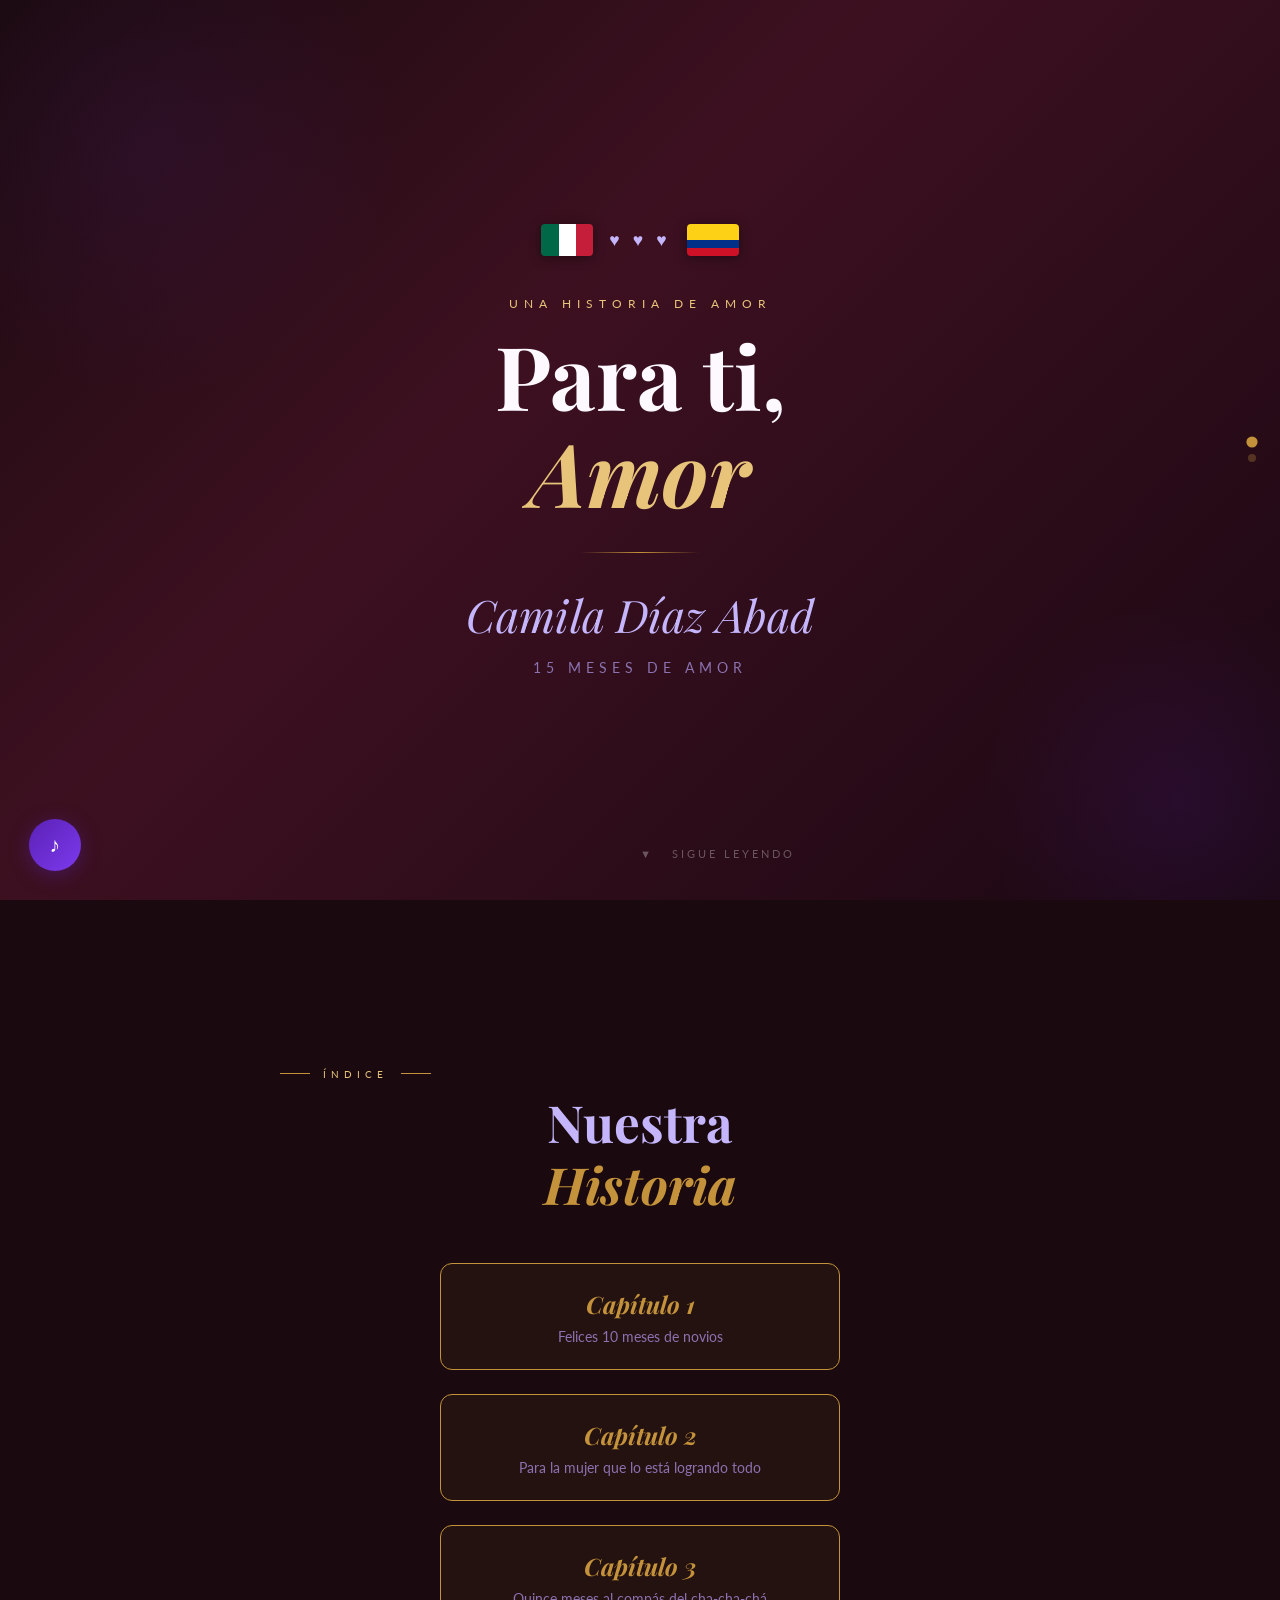
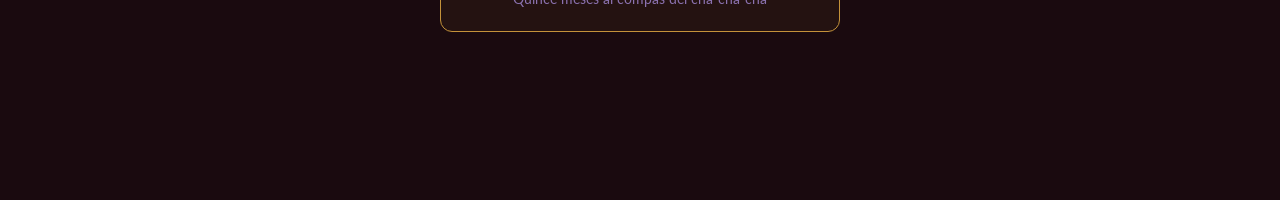
<file: index.html>
<!DOCTYPE html>
<html lang="es">

<head>
    <meta charset="UTF-8">
    <meta name="viewport" content="width=device-width, initial-scale=1.0">
    <title>Camila Díaz Abad</title>
    <meta name="description"
        content="Un libro de amor para Camila Díaz.">
    <link
        href="https://fonts.googleapis.com/css2?family=Playfair+Display:ital,wght@0,400;0,700;1,400;1,700&family=Lato:wght@300;400;700&display=swap"
        rel="stylesheet">
    <link rel="stylesheet" href="css/styles.css">
</head>

<body>

    <!-- AUDIO -->
    <audio id="bgMusic" loop>
        <source src="assets/audio/Siempre Hace Frio (2016 Remaster) - Linda Ronstadt.mp3" type="audio/mpeg">
    </audio>

    <!-- MUSIC BUTTON -->
    <div class="music-wrap" id="musicWrap">
        <button class="music-btn" id="musicBtn" aria-label="Reproducir música">♪</button>
        <span class="music-label">Siempre Hace Frío &nbsp;·&nbsp; Linda Ronstadt</span>
    </div>

    <!-- NAV DOTS -->
    <nav class="nav-dots" id="navDots" aria-label="Navegación por secciones"></nav>

    <!-- ===== PORTADA ===== -->
    <section id="s0">
        <div
            style="min-height:100vh;background:linear-gradient(135deg,#1a0a0f 0%,#3d1020 40%,#1a0812 100%);display:flex;flex-direction:column;align-items:center;justify-content:center;position:relative;overflow:hidden;padding:2rem;text-align:center;">
            <div class="stars" id="starsContainer"></div>
            <div class="cover-deco"></div>

            <div class="flags-row">
                <div class="flag flag-mx">
                    <div class="s1"></div>
                    <div class="s2"></div>
                    <div class="s3"></div>
                </div>
                <span class="connector-hearts">♥ ♥ ♥</span>
                <div class="flag flag-co">
                    <div class="s1"></div>
                    <div class="s2"></div>
                    <div class="s3"></div>
                </div>
            </div>

            <p class="cover-subtitle">Una historia de amor</p>
            <h1 class="cover-title">Para ti,<br><em>Amor</em></h1>
            <div class="cover-divider"></div>
            <p class="cover-name">Camila Díaz Abad</p>
            <p class="cover-months">15 meses de amor</p>
            <p class="scroll-hint">▼ &nbsp; sigue leyendo</p>
        </div>
    </section>

    <!-- ===== ÍNDICE ===== -->
    <section id="s1" class="page page--dark" style="display:flex;align-items:center;justify-content:center;">
        <div class="page-inner" style="text-align:center;">
            <p class="chapter-label" style="color:var(--gold-light);">Índice</p>
            <h2 class="page-heading">Nuestra<br><em>Historia</em></h2>
            
            <div style="display:flex;flex-direction:column;gap:1.5rem;margin-top:3rem;align-items:center;">
                <a href="pages/chapter1.html" class="index-link" style="display:block;width:100%;max-width:400px;padding:1.5rem;border:1px solid var(--gold);color:var(--gold);text-decoration:none;border-radius:12px;transition:all 0.3s ease;background:rgba(212,175,55,0.05);">
                    <h3 style="margin:0;font-family:'Playfair Display',serif;font-size:1.5rem;font-style:italic;">Capítulo 1</h3>
                    <p style="margin:0.5rem 0 0;font-size:0.9rem;font-family:'Lato',sans-serif;color:var(--text-light);">Felices 10 meses de novios</p>
                </a>
                
                <a href="pages/chapter2.html" class="index-link" style="display:block;width:100%;max-width:400px;padding:1.5rem;border:1px solid var(--gold);color:var(--gold);text-decoration:none;border-radius:12px;transition:all 0.3s ease;background:rgba(212,175,55,0.05);">
                    <h3 style="margin:0;font-family:'Playfair Display',serif;font-size:1.5rem;font-style:italic;">Capítulo 2</h3>
                    <p style="margin:0.5rem 0 0;font-size:0.9rem;font-family:'Lato',sans-serif;color:var(--text-light);">Para la mujer que lo está logrando todo</p>
                </a>

                <a href="pages/chapter3.html" class="index-link" style="display:block;width:100%;max-width:400px;padding:1.5rem;border:1px solid var(--gold);color:var(--gold);text-decoration:none;border-radius:12px;transition:all 0.3s ease;background:rgba(212,175,55,0.05);">
                    <h3 style="margin:0;font-family:'Playfair Display',serif;font-size:1.5rem;font-style:italic;">Capítulo 3</h3>
                    <p style="margin:0.5rem 0 0;font-size:0.9rem;font-family:'Lato',sans-serif;color:var(--text-light);">Quince meses al compás del cha-cha-chá</p>
                </a>
            </div>
        </div>
    </section>

    <script src="js/script.js"></script>
</body>

</html>
</file>
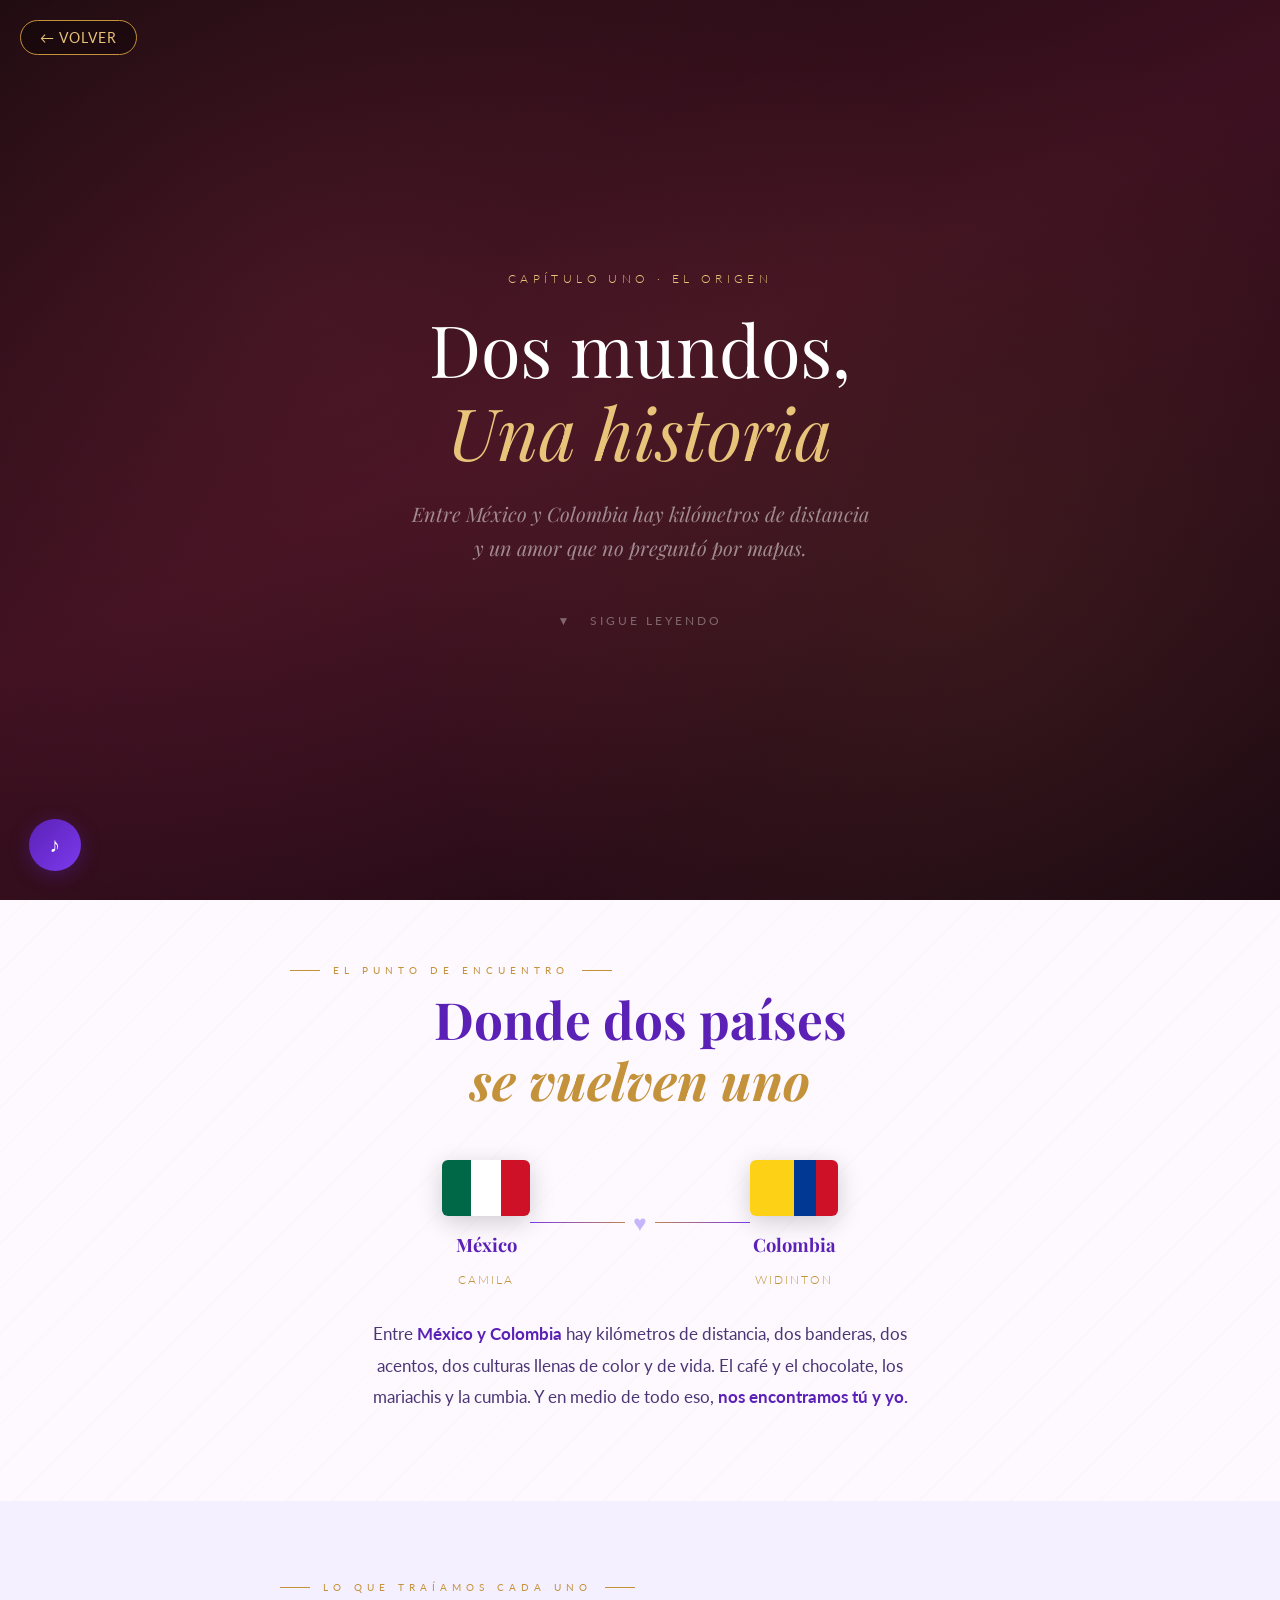
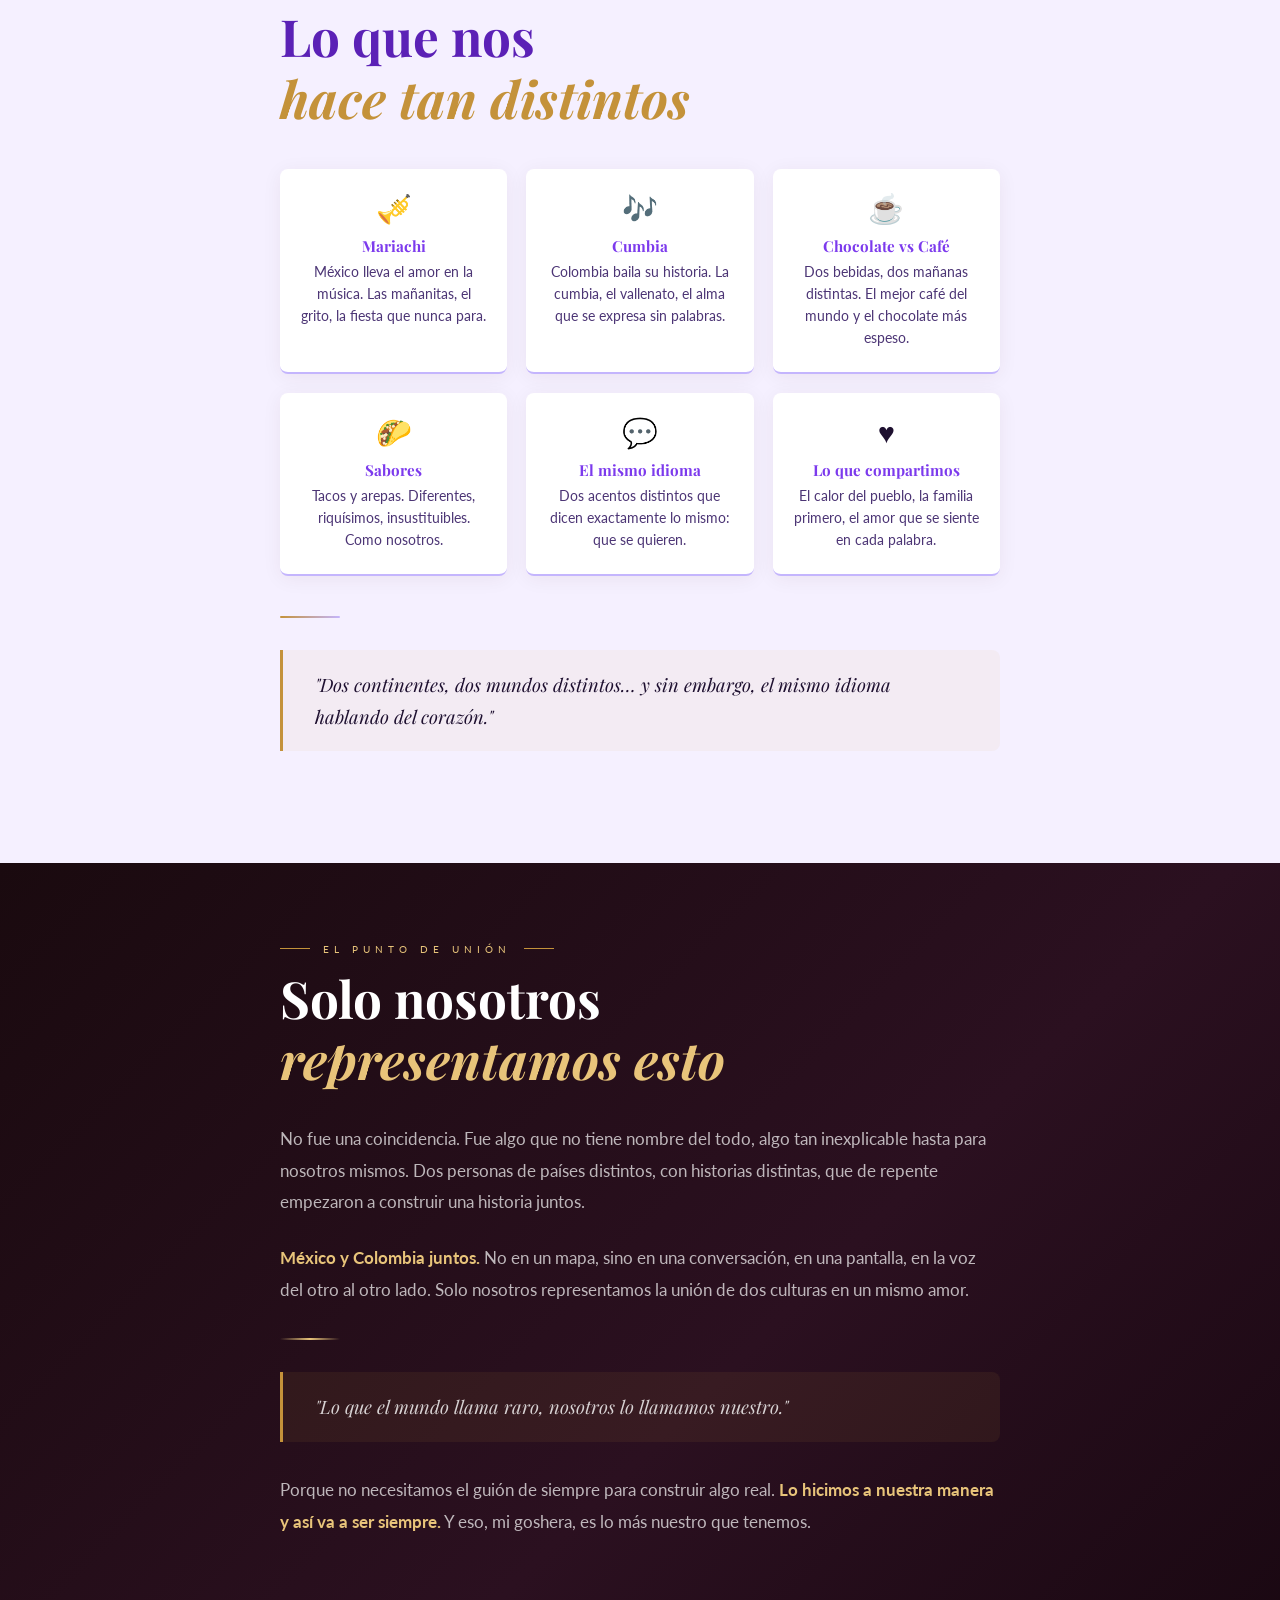
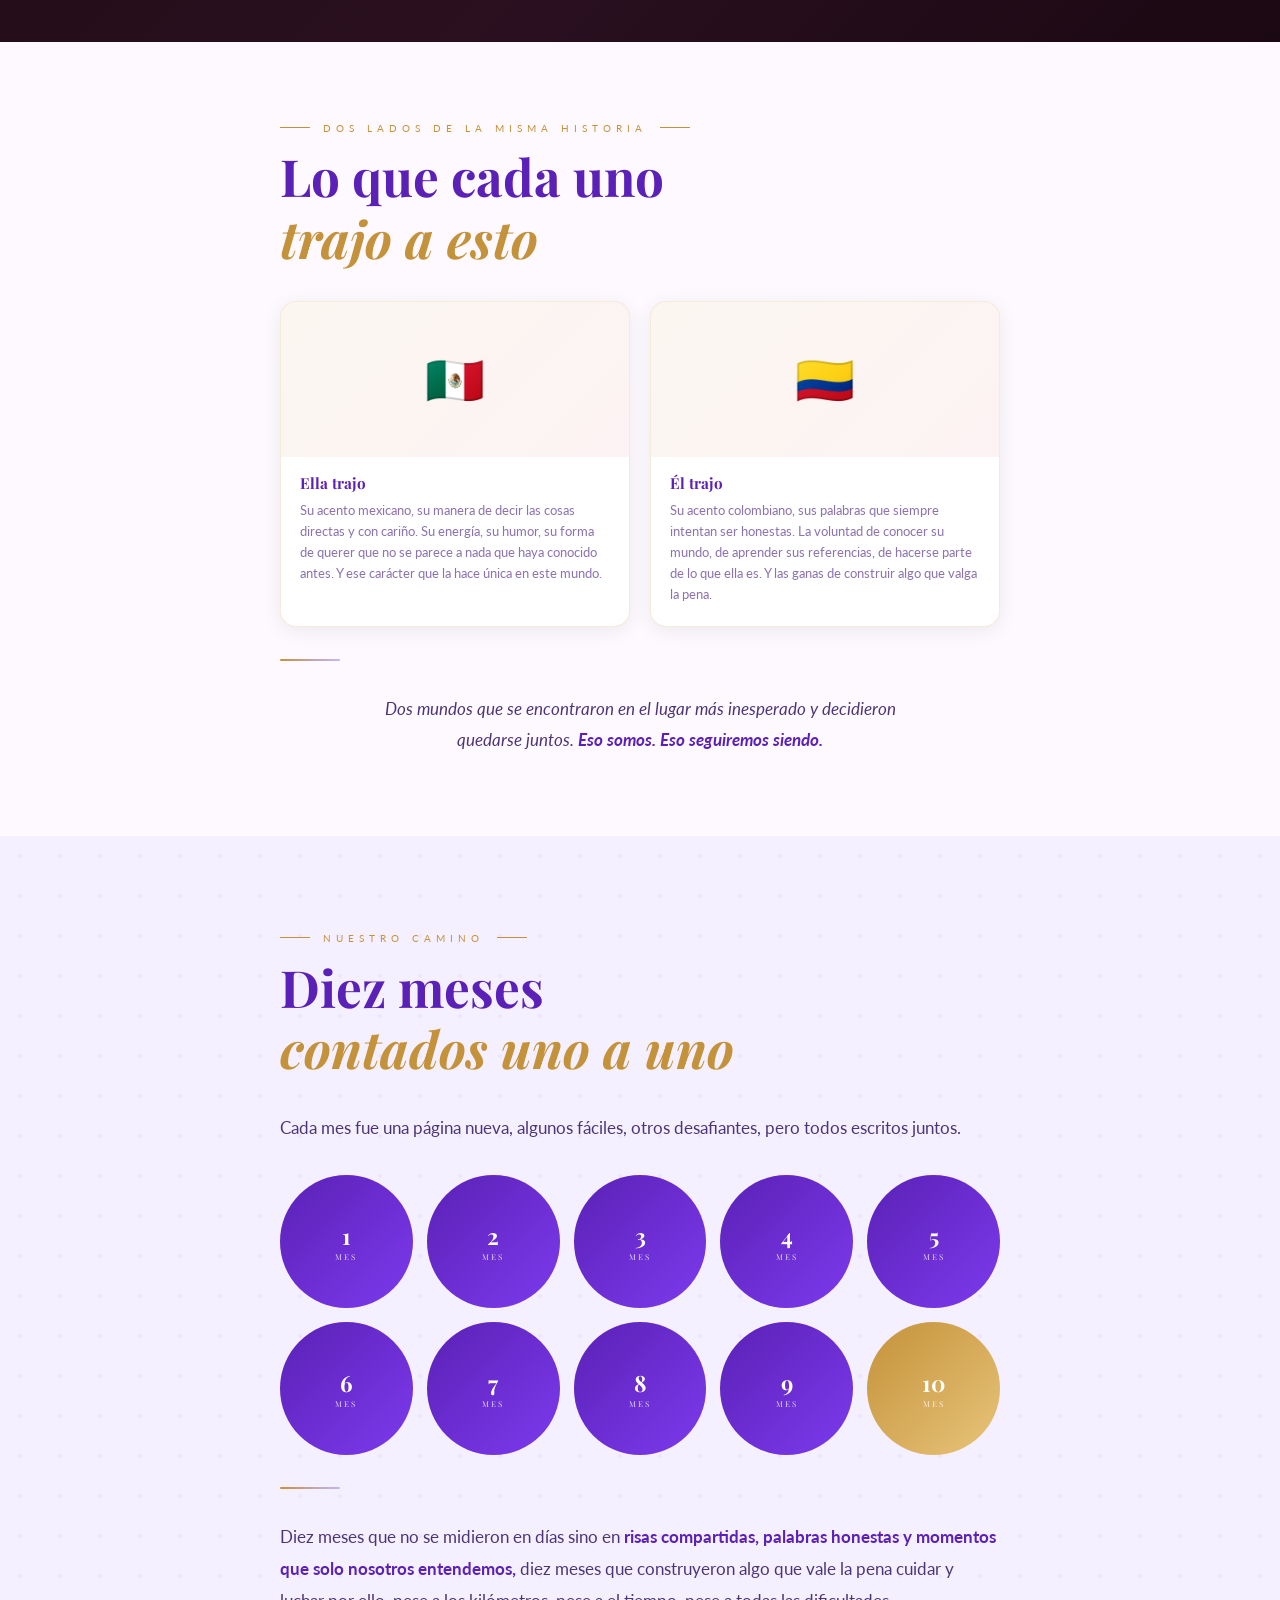
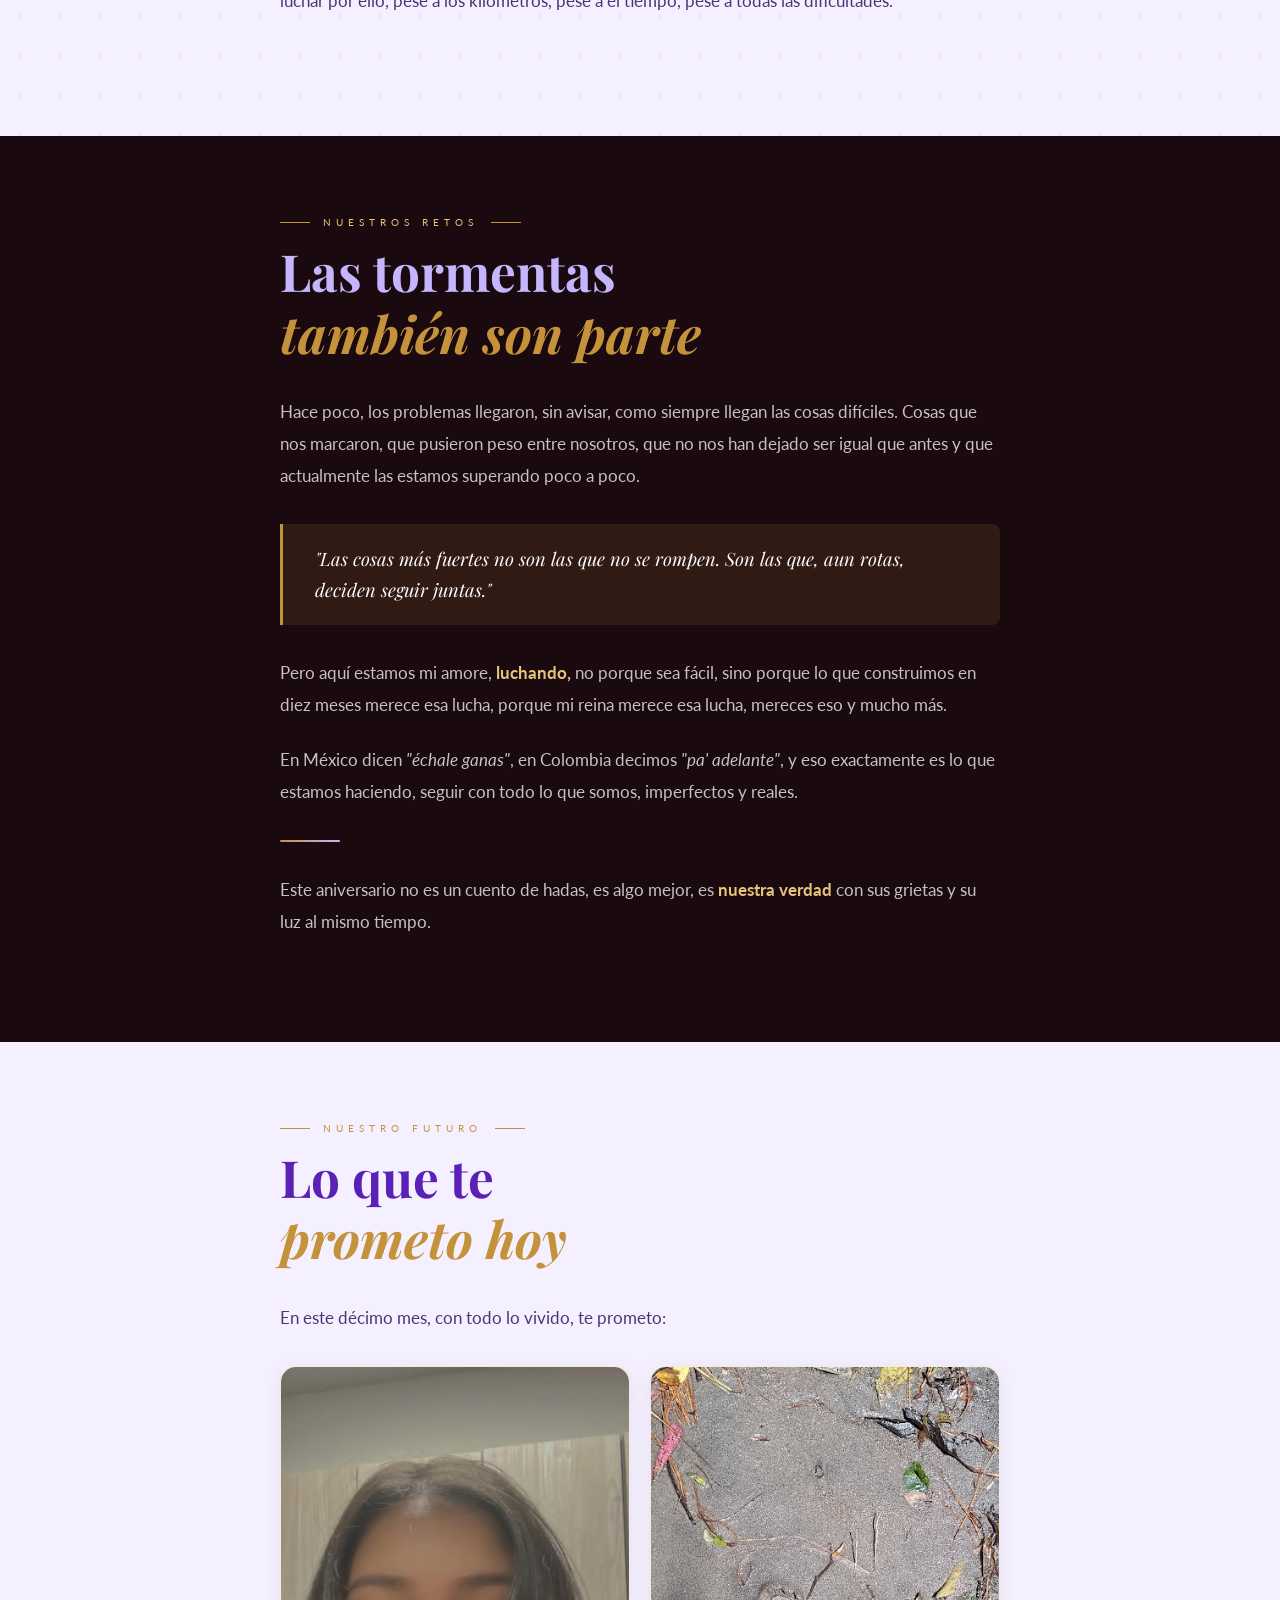
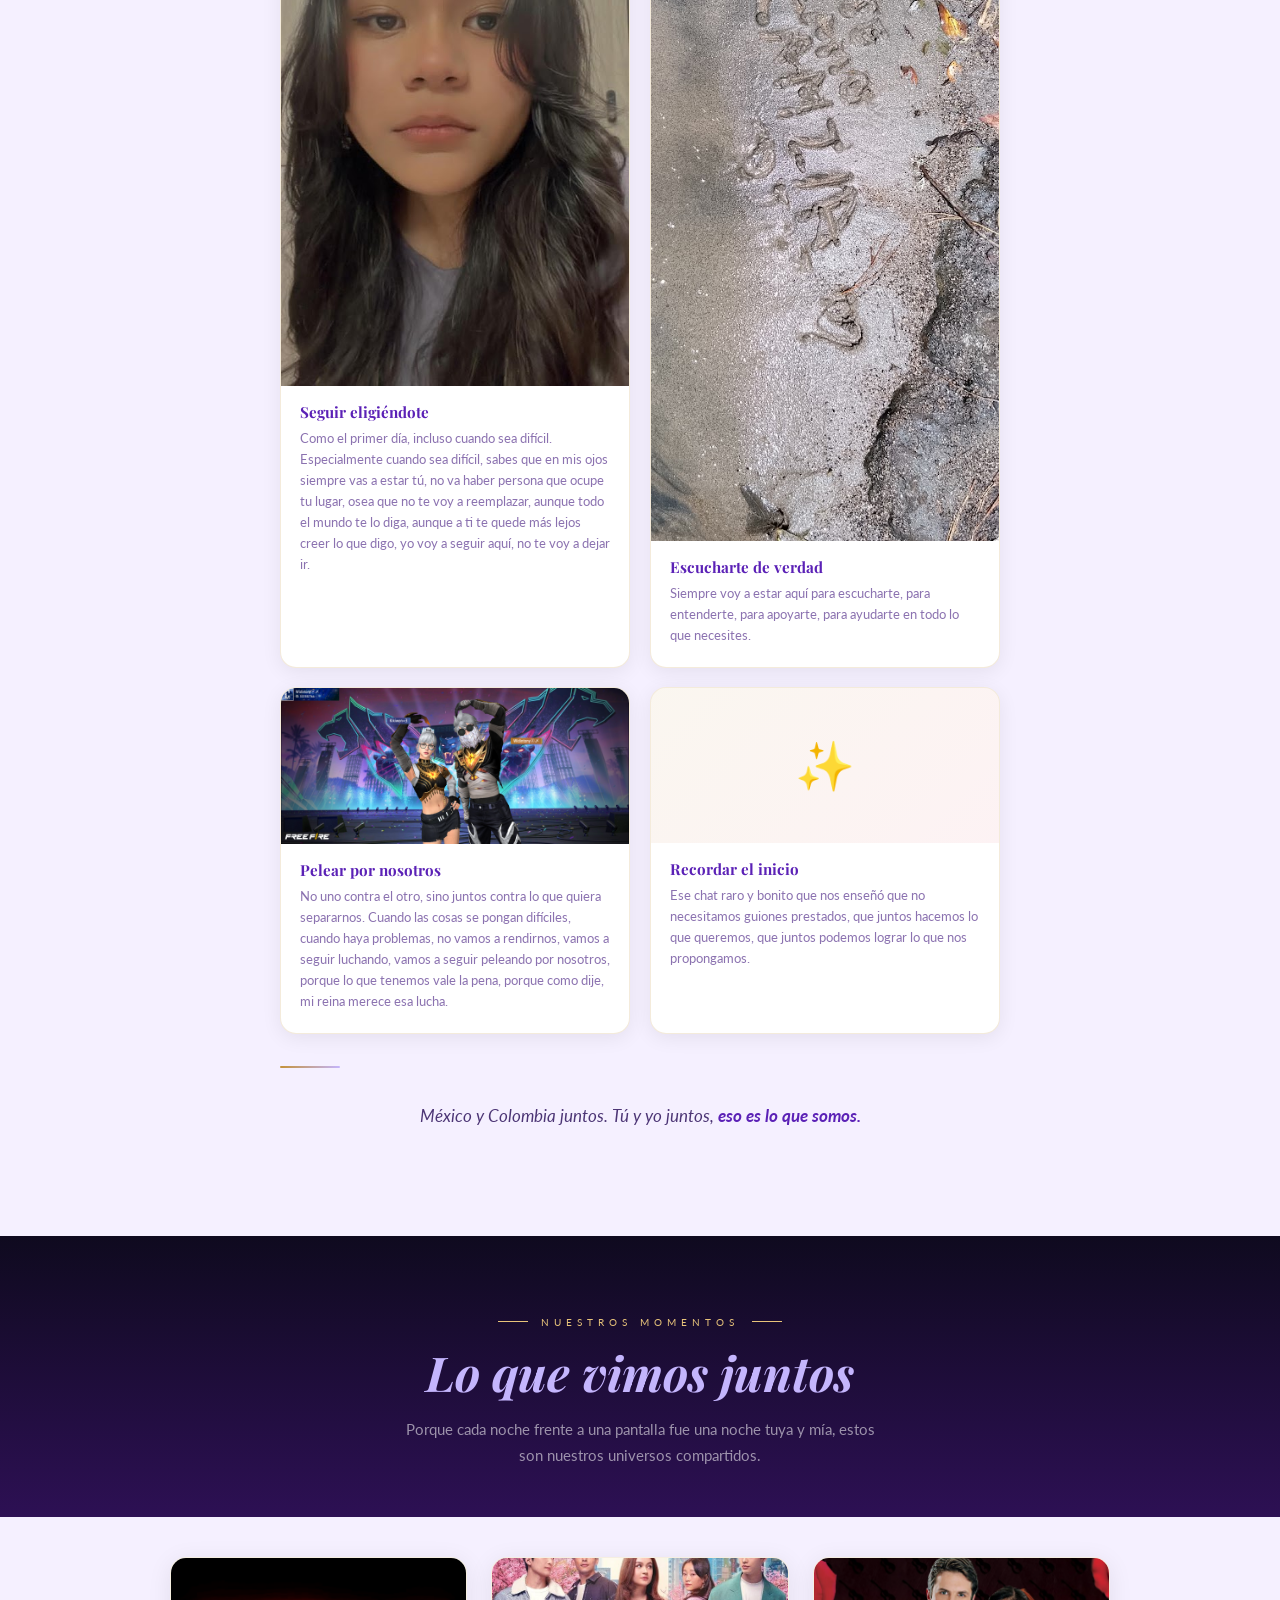
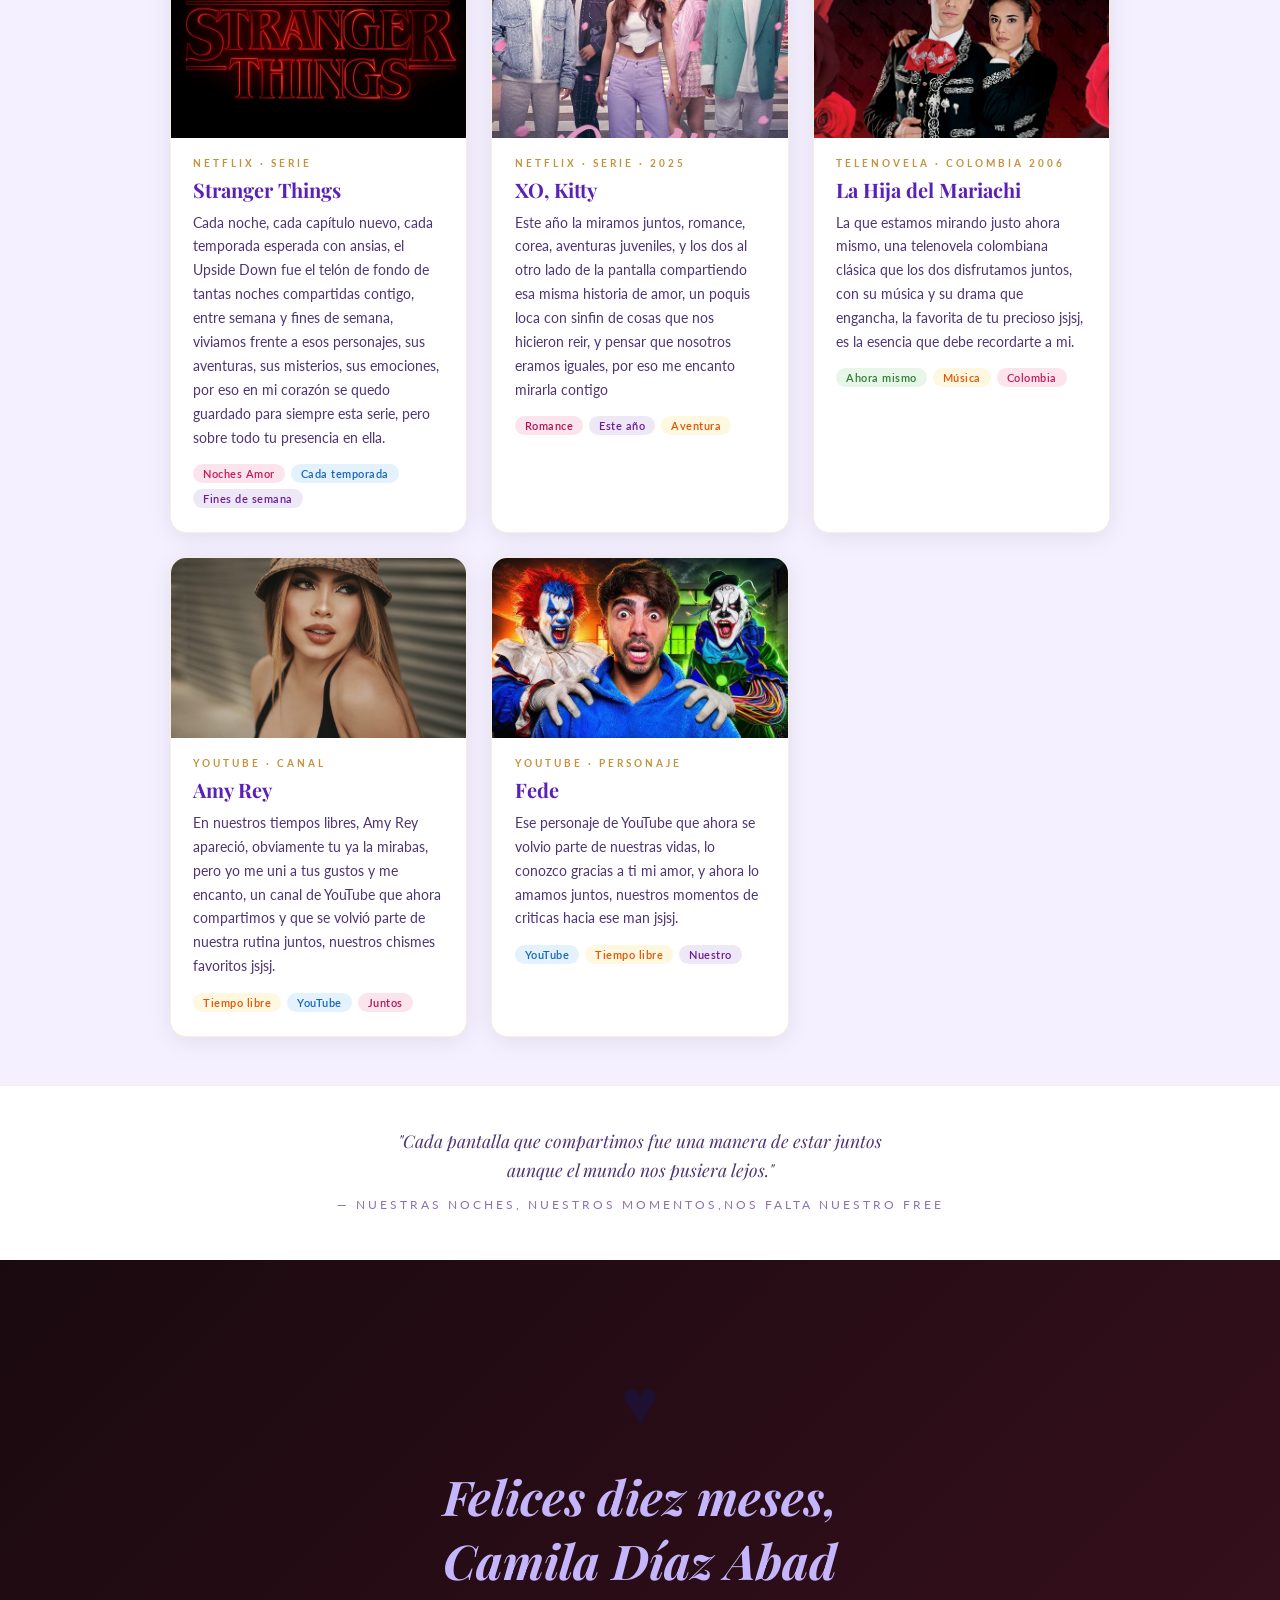
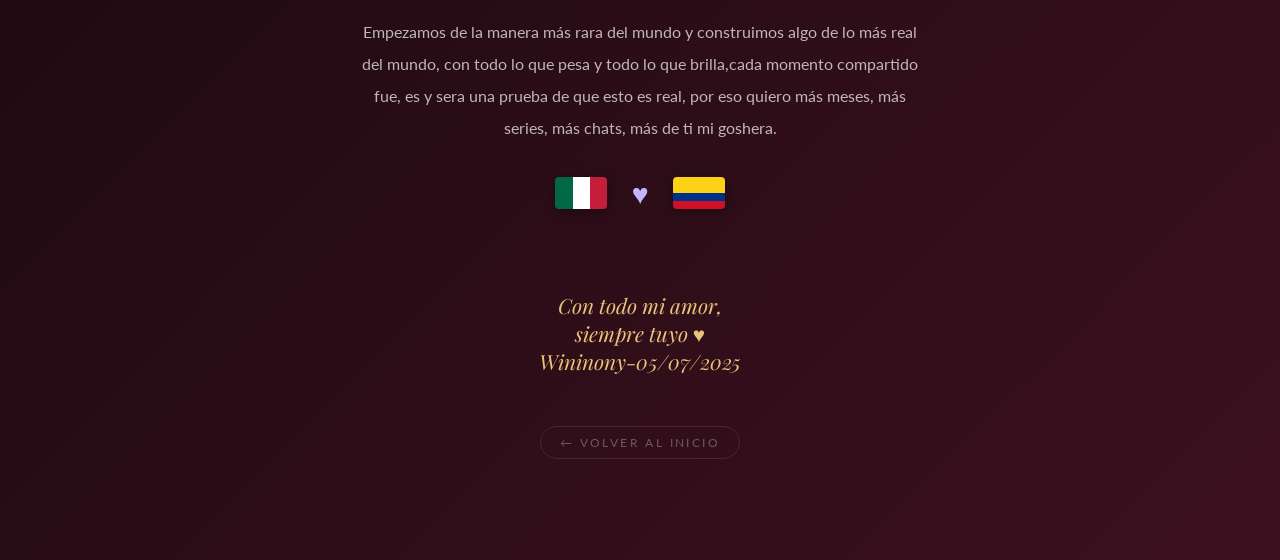
<file: pages/chapter1.html>
<!DOCTYPE html>
<html lang="es">
<head>
  <meta charset="UTF-8">
  <meta name="viewport" content="width=device-width, initial-scale=1.0">
  <title>Capítulo 1 — Dos mundos, una historia</title>
  <meta name="description" content="El primer capítulo del libro de amor para Camila Díaz Abad.">
  <link href="https://fonts.googleapis.com/css2?family=Playfair+Display:ital,wght@0,400;0,700;1,400;1,700&family=Lato:wght@300;400;700&display=swap" rel="stylesheet">
  <!-- Estilos globales primero, luego los exclusivos del capítulo -->
  <link rel="stylesheet" href="../css/styles.css">
  <link rel="stylesheet" href="../css/chapter1.css">
</head>
<body>

  <!-- Botón volver al índice -->
  <a href="../index.html" class="back-btn">← Volver</a>

  <!-- ══════════════════════════════════════════
       HERO DEL CAPÍTULO
  ══════════════════════════════════════════ -->
  <section class="ch-hero">
    <div class="stars" id="starsHero"></div>
    <p class="ch-hero-badge">Capítulo uno · El origen</p>
    <h1 class="ch-hero-title">Dos mundos,<br><em>Una historia</em></h1>
    <p class="ch-hero-sub">Entre México y Colombia hay kilómetros de distancia y un amor que no preguntó por mapas.</p>
    <p class="scroll-hint-hero">▼ &nbsp; sigue leyendo</p>
  </section>

  <!-- ══════════════════════════════════════════
       MAPA / LÍNEA DE CONEXIÓN
  ══════════════════════════════════════════ -->
  <section class="map-visual">
    <div class="map-inner">
      <p class="chapter-label fade-in">El punto de encuentro</p>
      <h2 class="page-heading fade-in" style="text-align:center;">
        Donde dos países<br><em>se vuelven uno</em>
      </h2>

      <div class="countries-line fade-in">
        <div class="country-node">
          <div class="country-flag-big mx-flag"><div class="s1"></div><div class="s2"></div><div class="s3"></div></div>
          <div class="country-name">México</div>
          <div class="country-person">Camila</div>
        </div>
        <div class="line-connector">
          <div class="line-path"></div>
          <span class="line-heart">♥</span>
        </div>
        <div class="country-node">
          <div class="country-flag-big co-flag"><div class="s1"></div><div class="s2"></div><div class="s3"></div></div>
          <div class="country-name">Colombia</div>
          <div class="country-person">Widinton</div>
        </div>
      </div>

      <p class="page-text fade-in" style="text-align:center;max-width:540px;margin:0 auto 1.5rem;">
        Entre <strong>México y Colombia</strong> hay kilómetros de distancia, dos banderas, dos acentos, dos culturas llenas de color y de vida. El café y el chocolate, los mariachis y la cumbia. Y en medio de todo eso, <strong>nos encontramos tú y yo.</strong>
      </p>
    </div>
  </section>

  <!-- ══════════════════════════════════════════
       DATOS: DOS CULTURAS
  ══════════════════════════════════════════ -->
  <section class="cream-section">
    <div class="cream-inner">
      <p class="chapter-label fade-in">Lo que traíamos cada uno</p>
      <h2 class="page-heading fade-in">Lo que nos<br><em>hace tan distintos</em></h2>

      <div class="facts-grid fade-in">
        <div class="fact-card">
          <div class="fact-icon">🎺</div>
          <div class="fact-title">Mariachi</div>
          <div class="fact-text">México lleva el amor en la música. Las mañanitas, el grito, la fiesta que nunca para.</div>
        </div>
        <div class="fact-card">
          <div class="fact-icon">🎶</div>
          <div class="fact-title">Cumbia</div>
          <div class="fact-text">Colombia baila su historia. La cumbia, el vallenato, el alma que se expresa sin palabras.</div>
        </div>
        <div class="fact-card">
          <div class="fact-icon">☕</div>
          <div class="fact-title">Chocolate vs Café</div>
          <div class="fact-text">Dos bebidas, dos mañanas distintas. El mejor café del mundo y el chocolate más espeso.</div>
        </div>
        <div class="fact-card">
          <div class="fact-icon">🌮</div>
          <div class="fact-title">Sabores</div>
          <div class="fact-text">Tacos y arepas. Diferentes, riquísimos, insustituibles. Como nosotros.</div>
        </div>
        <div class="fact-card">
          <div class="fact-icon">💬</div>
          <div class="fact-title">El mismo idioma</div>
          <div class="fact-text">Dos acentos distintos que dicen exactamente lo mismo: que se quieren.</div>
        </div>
        <div class="fact-card">
          <div class="fact-icon">♥</div>
          <div class="fact-title">Lo que compartimos</div>
          <div class="fact-text">El calor del pueblo, la familia primero, el amor que se siente en cada palabra.</div>
        </div>
      </div>

      <div class="divider"></div>

      <div class="quote-box fade-in">
        <p>"Dos continentes, dos mundos distintos… y sin embargo, el mismo idioma hablando del corazón."</p>
      </div>
    </div>
  </section>

  <!-- ══════════════════════════════════════════
       LO QUE NOS UNE (sección oscura)
  ══════════════════════════════════════════ -->
  <section class="dark-section">
    <div class="dark-inner">
      <p class="chapter-label fade-in">El punto de unión</p>
      <h2 class="page-heading fade-in">Solo nosotros<br><em>representamos esto</em></h2>

      <p class="page-text fade-in">No fue una coincidencia. Fue algo que no tiene nombre del todo, algo tan inexplicable hasta para nosotros mismos. Dos personas de países distintos, con historias distintas, que de repente empezaron a construir una historia juntos.</p>

      <p class="page-text fade-in"><strong>México y Colombia juntos.</strong> No en un mapa, sino en una conversación, en una pantalla, en la voz del otro al otro lado. Solo nosotros representamos la unión de dos culturas en un mismo amor.</p>

      <div class="divider fade-in"></div>

      <div class="quote-box fade-in">
        <p>"Lo que el mundo llama raro, nosotros lo llamamos nuestro."</p>
      </div>

      <p class="page-text fade-in">Porque no necesitamos el guión de siempre para construir algo real. <strong>Lo hicimos a nuestra manera y así va a ser siempre.</strong> Y eso, mi goshera, es lo más nuestro que tenemos.</p>
    </div>
  </section>

  <!-- ══════════════════════════════════════════
       LO QUE CADA UNO TRAJO
  ══════════════════════════════════════════ -->
  <section class="light-section">
    <div class="light-inner">
      <p class="chapter-label fade-in">Dos lados de la misma historia</p>
      <h2 class="page-heading fade-in">Lo que cada uno<br><em>trajo a esto</em></h2>

      <div class="promise-grid fade-in">
        <div class="promise-card">
          <div class="promise-icon">🇲🇽</div>
          <div class="promise-body">
            <div class="promise-title">Ella trajo</div>
            <div class="promise-text">Su acento mexicano, su manera de decir las cosas directas y con cariño. Su energía, su humor, su forma de querer que no se parece a nada que haya conocido antes. Y ese carácter que la hace única en este mundo.</div>
          </div>
        </div>
        <div class="promise-card">
          <div class="promise-icon">🇨🇴</div>
          <div class="promise-body">
            <div class="promise-title">Él trajo</div>
            <div class="promise-text">Su acento colombiano, sus palabras que siempre intentan ser honestas. La voluntad de conocer su mundo, de aprender sus referencias, de hacerse parte de lo que ella es. Y las ganas de construir algo que valga la pena.</div>
          </div>
        </div>
      </div>

      <div class="divider fade-in"></div>

      <p class="page-text fade-in" style="text-align:center;font-style:italic;max-width:520px;margin:0 auto;">
        Dos mundos que se encontraron en el lugar más inesperado y decidieron quedarse juntos. <strong>Eso somos. Eso seguiremos siendo.</strong>
      </p>
    </div>
  </section>

  <!-- ══════════════════════════════════════════
       LOS 10 MESES
  ══════════════════════════════════════════ -->
    <section id="s3" class="page page--pattern">
        <div class="page-inner">
            <p class="chapter-label">Nuestro Camino</p>
            <h2 class="page-heading">Diez meses<br><em>contados uno a uno</em></h2>

            <p class="page-text">Cada mes fue una página nueva, algunos fáciles, otros desafiantes, pero todos escritos
                juntos.</p>

            <div class="months-grid">
                <div class="month-bubble past"><span class="month-num">1</span><span class="month-label">Mes</span></div>
                <div class="month-bubble past"><span class="month-num">2</span><span class="month-label">Mes</span></div>
                <div class="month-bubble past"><span class="month-num">3</span><span class="month-label">Mes</span></div>
                <div class="month-bubble past"><span class="month-num">4</span><span class="month-label">Mes</span></div>
                <div class="month-bubble past"><span class="month-num">5</span><span class="month-label">Mes</span></div>
                <div class="month-bubble past"><span class="month-num">6</span><span class="month-label">Mes</span></div>
                <div class="month-bubble past"><span class="month-num">7</span><span class="month-label">Mes</span></div>
                <div class="month-bubble past"><span class="month-num">8</span><span class="month-label">Mes</span></div>
                <div class="month-bubble past"><span class="month-num">9</span><span class="month-label">Mes</span></div>
                <div class="month-bubble current"><span class="month-num">10</span><span class="month-label">Mes</span></div>
            </div>

            <div class="divider"></div>
            <p class="page-text">Diez meses que no se midieron en días sino en <strong>risas compartidas, palabras
                    honestas y momentos que solo nosotros entendemos,</strong> diez meses que construyeron algo que vale
                la pena cuidar y luchar por ello, pese a los kilómetros, pese a el tiempo, pese a todas las
                dificultades.</p>
        </div>
    </section>

    <!-- ===== LA TORMENTA ===== -->
    <section id="s4" class="page page--dark">
        <div class="page-inner">
            <p class="chapter-label" style="color:var(--gold-light);">Nuestros Retos</p>
            <h2 class="page-heading">Las tormentas<br><em>también son parte</em></h2>

            <p class="page-text">Hace poco, los problemas llegaron, sin avisar, como siempre llegan las cosas difíciles.
                Cosas que nos marcaron, que pusieron peso entre nosotros, que no nos han dejado ser igual que antes y
                que actualmente las estamos superando poco a poco.</p>

            <div class="quote-box">
                <p>"Las cosas más fuertes no son las que no se rompen. Son las que, aun rotas, deciden seguir juntas."</p>
            </div>

            <p class="page-text">Pero aquí estamos mi amore, <strong>luchando,</strong> no porque sea fácil, sino porque
                lo que construimos en diez meses merece esa lucha, porque mi reina merece esa lucha, mereces eso y mucho más.</p>
            <p class="page-text">En México dicen <em>"échale ganas"</em>, en Colombia decimos <em>"pa' adelante"</em>, y
                eso exactamente es lo que estamos haciendo, seguir con todo lo que somos, imperfectos y reales.</p>

            <div class="divider"></div>
            <p class="page-text">Este aniversario no es un cuento de hadas, es algo mejor, es <strong>nuestra
                    verdad</strong> con sus grietas y su luz al mismo tiempo.</p>
        </div>
    </section>

    <!-- ===== PROMESAS ===== -->
    <section id="s5" class="page page--cream">
        <div class="page-inner">
            <p class="chapter-label">Nuestro Futuro</p>
            <h2 class="page-heading">Lo que te<br><em>prometo hoy</em></h2>

            <p class="page-text">En este décimo mes, con todo lo vivido, te prometo:</p>

            <div class="promise-grid">
                <div class="promise-card">
                    <img class="promise-img" src="../assets/img/CamilaSelfie.png" alt="Camila">
                    <div class="promise-body">
                        <div class="promise-title">Seguir eligiéndote</div>
                        <div class="promise-text">Como el primer día, incluso cuando sea difícil. Especialmente cuando
                            sea difícil, sabes que en mis ojos siempre vas a estar tú, no va haber persona que ocupe tu
                            lugar, osea que no te voy a reemplazar, aunque todo el mundo te lo diga, aunque a ti te
                            quede más lejos creer lo que digo, yo voy a seguir aquí, no te voy a dejar ir.</div>
                    </div>
                </div>
                <div class="promise-card">
                    <img class="promise-img" src="../assets/img/Camila_Escrito_Playa.png" alt="Camila">
                    <div class="promise-body">
                        <div class="promise-title">Escucharte de verdad</div>
                        <div class="promise-text">Siempre voy a estar aquí para escucharte, para entenderte, para
                            apoyarte, para ayudarte en todo lo que necesites.</div>
                    </div>
                </div>
                <div class="promise-card">
                    <img class="promise-img" src="../assets/img/Camila_Frefire.png" alt="Camila">
                    <div class="promise-body">
                        <div class="promise-title">Pelear por nosotros</div>
                        <div class="promise-text">No uno contra el otro, sino juntos contra lo que quiera separarnos.
                            Cuando las cosas se pongan difíciles, cuando haya problemas, no vamos a rendirnos, vamos a
                            seguir luchando, vamos a seguir peleando por nosotros, porque lo que tenemos vale la pena,
                            porque como dije, mi reina merece esa lucha.</div>
                    </div>
                </div>
                <div class="promise-card">
                    <div class="promise-icon">✨</div>
                    <div class="promise-body">
                        <div class="promise-title">Recordar el inicio</div>
                        <div class="promise-text">Ese chat raro y bonito que nos enseñó que no necesitamos guiones
                            prestados, que juntos hacemos lo que queremos, que juntos podemos lograr lo que nos
                            propongamos.</div>
                    </div>
                </div>
            </div>

            <div class="divider"></div>
            <p class="page-text" style="text-align:center;font-style:italic;">México y Colombia juntos. Tú y yo juntos,
                <strong>eso es lo que somos.</strong>
            </p>
        </div>
    </section>

    <!-- ===== LO QUE VIMOS JUNTOS ===== -->
    <section id="s6">

        <div class="shows-header">
            <p class="chapter-label">Nuestros Momentos</p>
            <h2 class="shows-title">Lo que vimos juntos</h2>
            <p class="shows-sub">Porque cada noche frente a una pantalla fue una noche tuya y mía, estos son nuestros
                universos compartidos.</p>
        </div>

        <div class="cards-wrap">
            <div class="cards-grid">

                <!-- STRANGER THINGS -->
                <div class="show-card">
                    <div class="card-art">
                        <img src="../assets/img/Stranger.png" alt="Stranger Things"
                            style="width:100%;height:180px;object-fit:cover;display:block;">
                    </div>
                    <div class="card-body">
                        <p class="card-tag">Netflix · Serie</p>
                        <h3 class="card-title">Stranger Things</h3>
                        <p class="card-desc">Cada noche, cada capítulo nuevo, cada temporada esperada con ansias, el
                            Upside Down fue el telón de fondo de tantas noches compartidas contigo, entre semana y
                            fines de semana, viviamos frente a esos personajes, sus aventuras, sus misterios, sus
                            emociones, por eso en mi corazón se quedo guardado para siempre esta serie, pero sobre todo
                            tu presencia en ella.</p>
                        <div class="card-mood">
                            <span class="mood-tag mood-tag--red">Noches Amor</span>
                            <span class="mood-tag mood-tag--blue">Cada temporada</span>
                            <span class="mood-tag mood-tag--purple">Fines de semana</span>
                        </div>
                    </div>
                </div>

                <!-- XO KITTY -->
                <div class="show-card">
                    <div class="card-art">
                        <img src="../assets/img/kitty.png" alt="XO, Kitty"
                            style="width:100%;height:180px;object-fit:cover;display:block;">
                    </div>
                    <div class="card-body">
                        <p class="card-tag">Netflix · Serie · 2025</p>
                        <h3 class="card-title">XO, Kitty</h3>
                        <p class="card-desc">Este año la miramos juntos, romance, corea, aventuras juveniles, y los
                            dos al otro lado de la pantalla compartiendo esa misma historia de amor, un poquis loca con
                            sinfin de cosas que nos hicieron reir, y pensar que nosotros eramos iguales, por eso me
                            encanto mirarla contigo</p>
                        <div class="card-mood">
                            <span class="mood-tag mood-tag--pink">Romance</span>
                            <span class="mood-tag mood-tag--purple">Este año</span>
                            <span class="mood-tag mood-tag--gold">Aventura</span>
                        </div>
                    </div>
                </div>

                <!-- LA HIJA DEL MARIACHI -->
                <div class="show-card">
                    <div class="card-art">
                        <img src="../assets/img/Hija-del-mariachi.png" alt="La Hija del Mariachi"
                            style="width:100%;height:180px;object-fit:cover;display:block;">
                    </div>
                    <div class="card-body">
                        <p class="card-tag">Telenovela · Colombia 2006</p>
                        <h3 class="card-title">La Hija del Mariachi</h3>
                        <p class="card-desc">La que estamos mirando justo ahora mismo, una telenovela colombiana clásica
                            que
                            los dos disfrutamos juntos, con su música y su drama que engancha, la favorita de tu
                            precioso jsjsj, es la esencia que debe recordarte a mi.</p>
                        <div class="card-mood">
                            <span class="mood-tag mood-tag--green">Ahora mismo</span>
                            <span class="mood-tag mood-tag--gold">Música</span>
                            <span class="mood-tag mood-tag--red">Colombia</span>
                        </div>
                    </div>
                </div>

                <!-- AMY REY -->
                <div class="show-card">
                    <div class="card-art">
                        <img src="../assets/img/amyrey.png" alt="Amy Rey"
                            style="width:100%;height:180px;object-fit:cover;display:block;">
                    </div>
                    <div class="card-body">
                        <p class="card-tag">YouTube · Canal</p>
                        <h3 class="card-title">Amy Rey</h3>
                        <p class="card-desc">En nuestros tiempos libres, Amy Rey apareció, obviamente tu ya la mirabas,
                            pero yo me uni a tus gustos y me encanto, un canal de YouTube que ahora compartimos y que se
                            volvió
                            parte de nuestra rutina juntos, nuestros chismes favoritos jsjsj.</p>
                        <div class="card-mood">
                            <span class="mood-tag mood-tag--gold">Tiempo libre</span>
                            <span class="mood-tag mood-tag--blue">YouTube</span>
                            <span class="mood-tag mood-tag--pink">Juntos</span>
                        </div>
                    </div>
                </div>

                <!-- FEDE -->
                <div class="show-card">
                    <div class="card-art">
                        <img src="../assets/img/fede.png" alt="Fede"
                            style="width:100%;height:180px;object-fit:cover;display:block;">
                    </div>
                    <div class="card-body">
                        <p class="card-tag">YouTube · Personaje</p>
                        <h3 class="card-title">Fede</h3>
                        <p class="card-desc">Ese personaje de YouTube que ahora se volvio parte de nuestras vidas, lo
                            conozco gracias a ti mi amor, y ahora lo amamos juntos, nuestros momentos de criticas hacia
                            ese man jsjsj.</p>
                        <div class="card-mood">
                            <span class="mood-tag mood-tag--blue">YouTube</span>
                            <span class="mood-tag mood-tag--gold">Tiempo libre</span>
                            <span class="mood-tag mood-tag--purple">Nuestro</span>
                        </div>
                    </div>
                </div>

            </div>
        </div>

        <div class="shows-quote">
            <p>"Cada pantalla que compartimos fue una manera de estar juntos aunque el mundo nos pusiera lejos."</p>
            <small>— Nuestras noches, nuestros momentos,nos falta nuestro free</small>
        </div>

    </section>

    <!-- ===== PÁGINA FINAL ===== -->
    <section id="s7"
        style="min-height:100vh;display:flex;flex-direction:column;align-items:center;justify-content:center;background:linear-gradient(135deg,#1a0a0f 0%,#3d1020 100%);text-align:center;padding:4rem 2rem;position:relative;overflow:hidden;">
        <div class="stars" id="starsContainer2"></div>

        <span class="final-heart" style="position:relative;z-index:2;">♥</span>

        <h2 class="final-title" style="position:relative;z-index:2;">Felices diez meses,<br>Camila Díaz Abad</h2>

        <p class="final-text" style="position:relative;z-index:2;">
            Empezamos de la manera más rara del mundo y construimos algo de lo más real del mundo, con todo lo que
            pesa y todo lo que brilla,cada momento compartido fue, es y sera una prueba de que esto es real, por eso
            quiero
            más meses, más series, más chats, más de ti mi goshera.
        </p>

        <div style="margin:2rem 0;display:flex;gap:1.5rem;align-items:center;position:relative;z-index:2;">
            <div class="flag flag-mx" style="width:52px;height:32px;">
                <div class="s1"></div>
                <div class="s2"></div>
                <div class="s3"></div>
            </div>
            <span style="color:var(--petal);font-size:1.8rem;">♥</span>
            <div class="flag flag-co" style="width:52px;height:32px;">
                <div class="s1"></div>
                <div class="s2"></div>
                <div class="s3"></div>
            </div>
        </div>

        <p class="final-signature" style="position:relative;z-index:2;">Con todo mi amor,<br>siempre tuyo ♥ <br>Wininony-05/07/2025 
        </p>
        
        <br>
        <a href="../index.html" class="close-next" style="position:relative;z-index:2;margin-top: 2rem;">← Volver al inicio</a>
    </section>

    <!-- AUDIO CAPITULO 1 -->
    <audio id="bgMusic" loop>
        <source src="https://drive.google.com/file/d/1fzTVImftrFi5Z9iANvGvkwyjp1lF4kmO/" type="audio/mpeg">
    </audio>

    <!-- MUSIC BUTTON -->
    <div class="music-wrap" id="musicWrap">
        <button class="music-btn" id="musicBtn" aria-label="Reproducir música">♪</button>
        <span class="music-label">Canción Cap 1</span>
    </div>

    <script src="../js/script.js"></script>
</body>
</html>
</file>
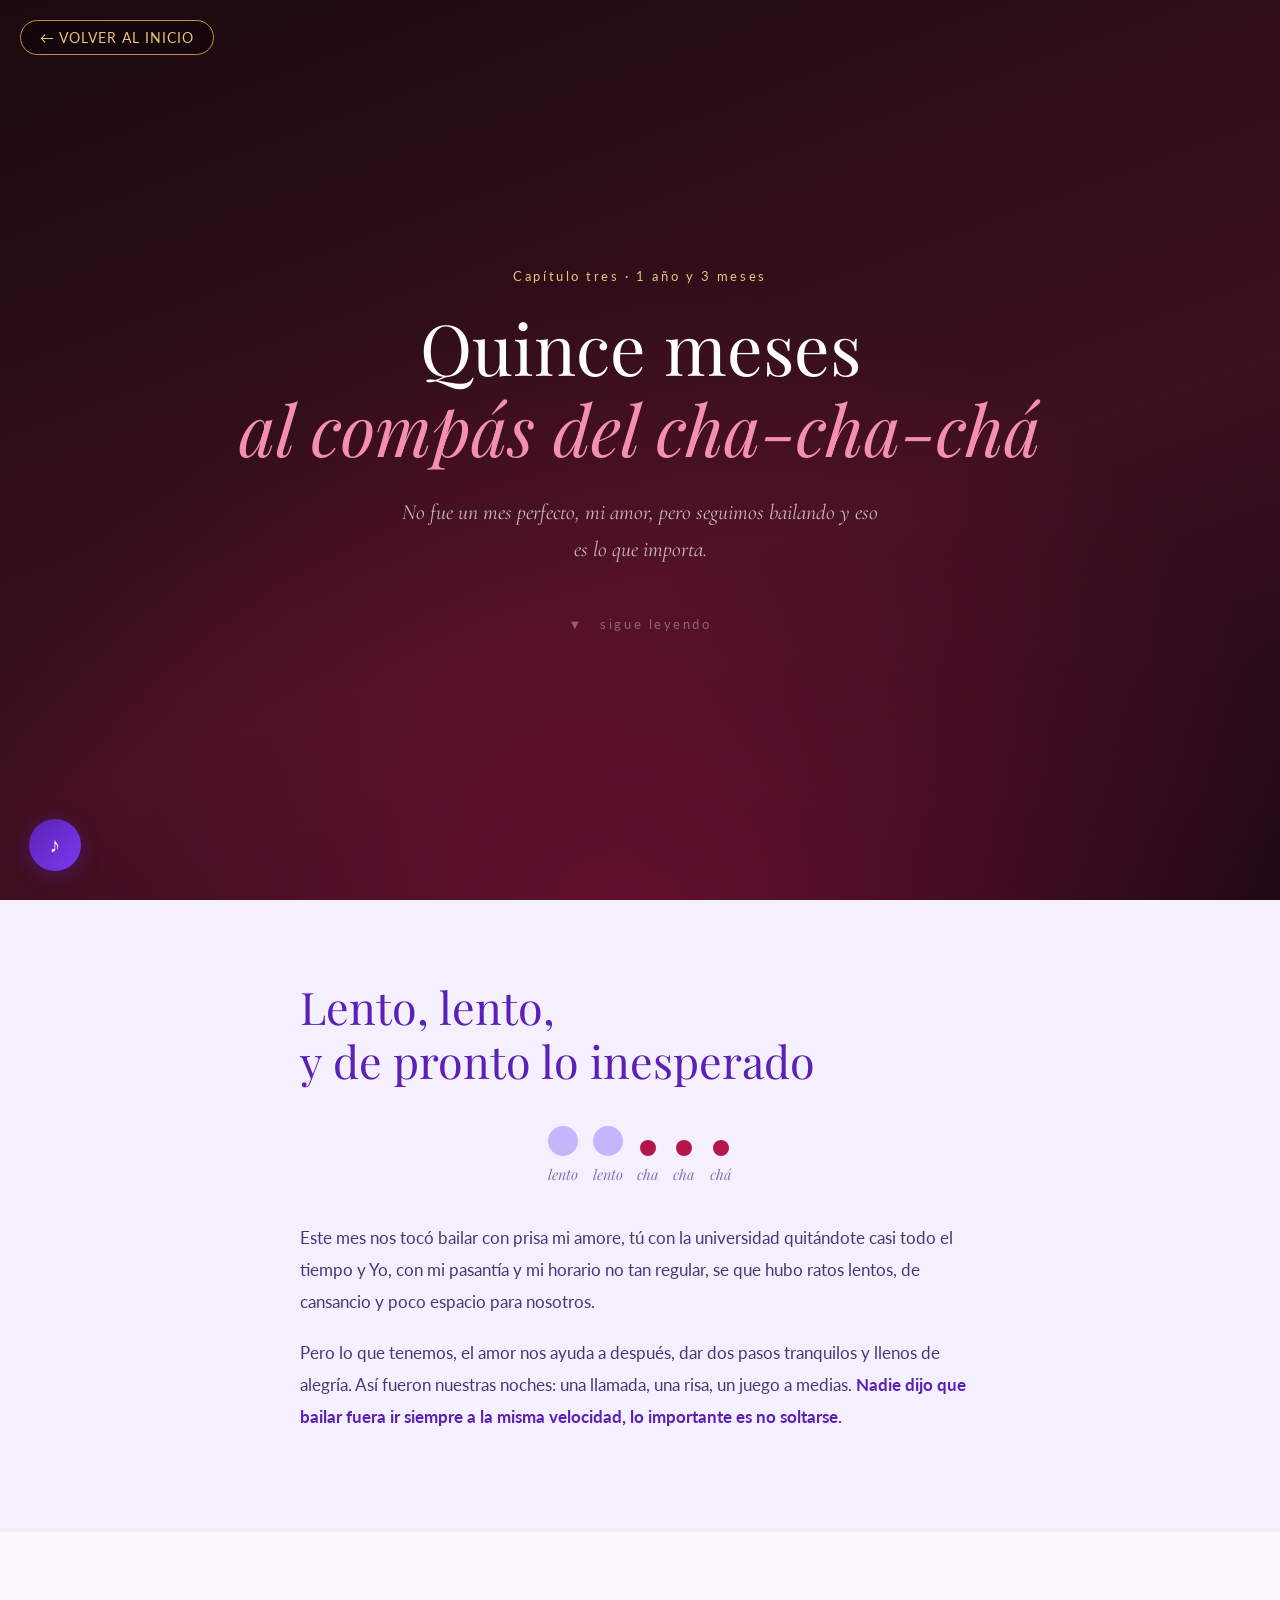
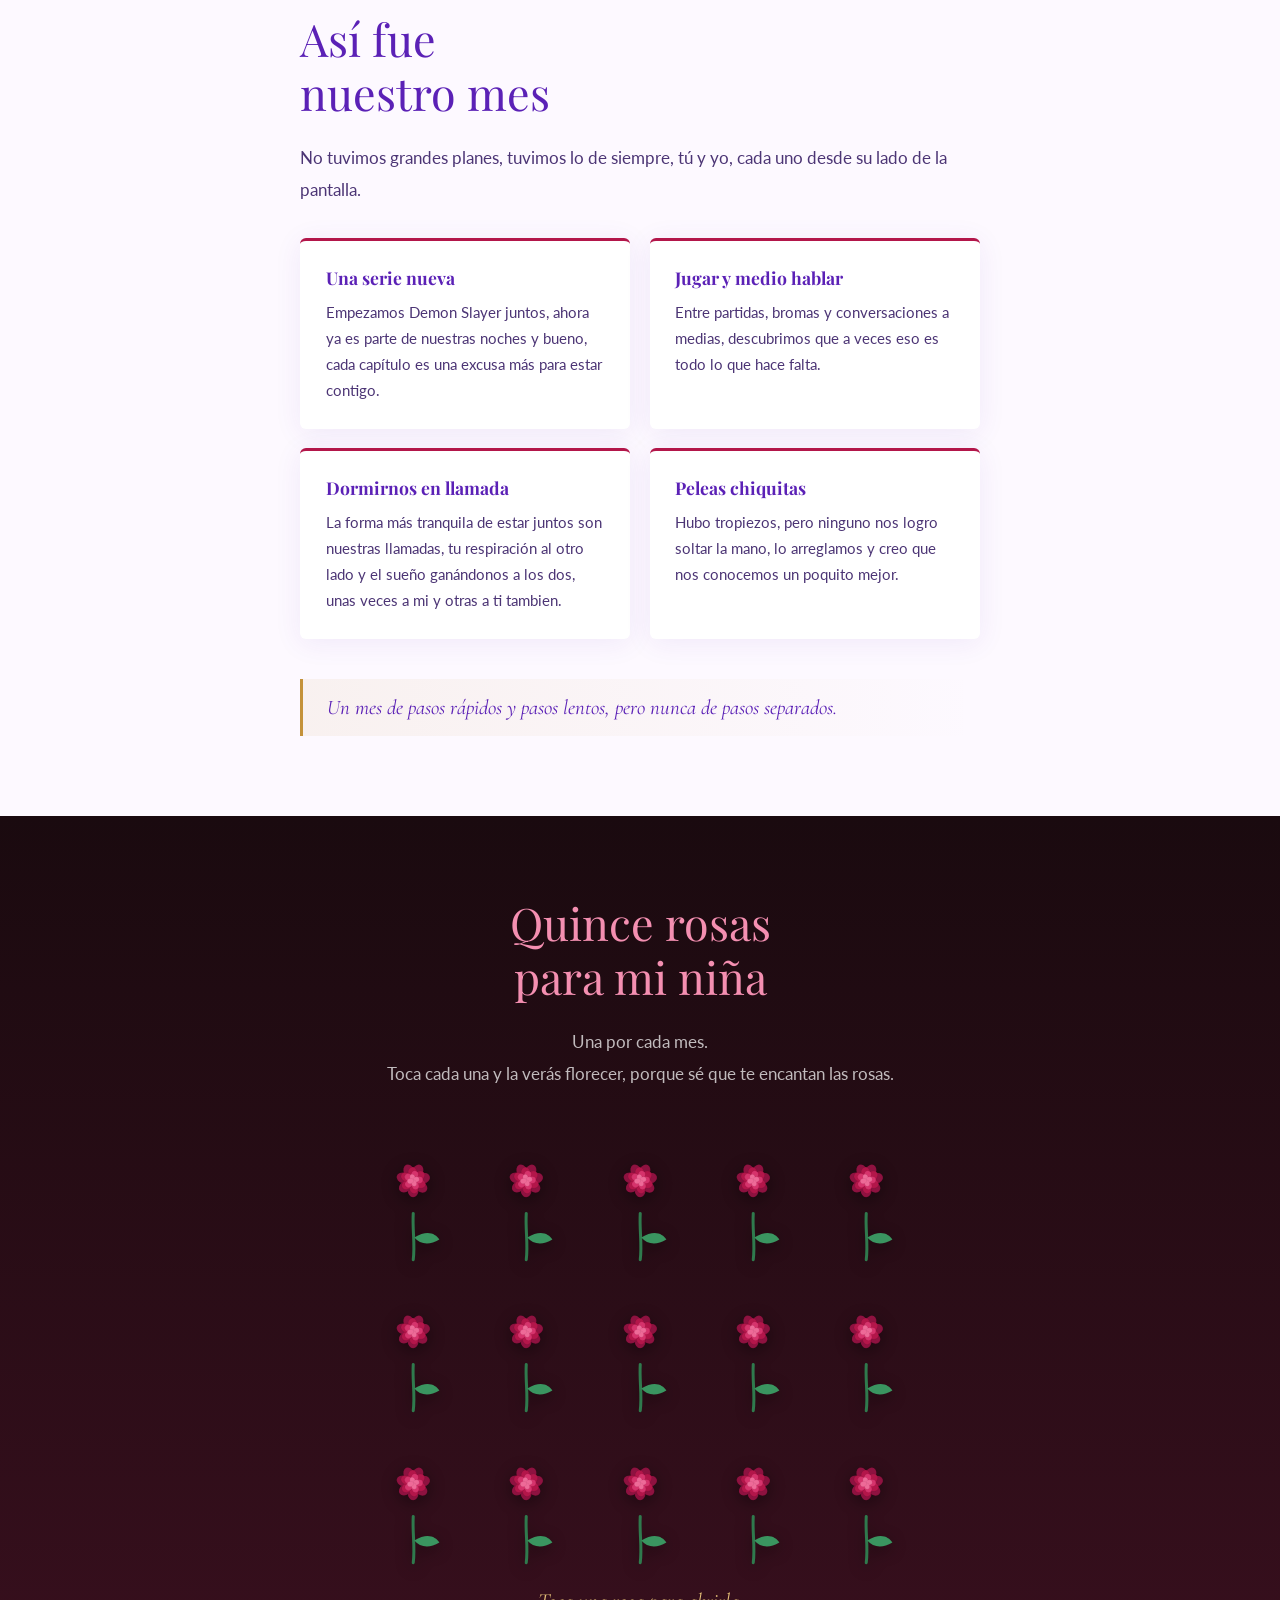
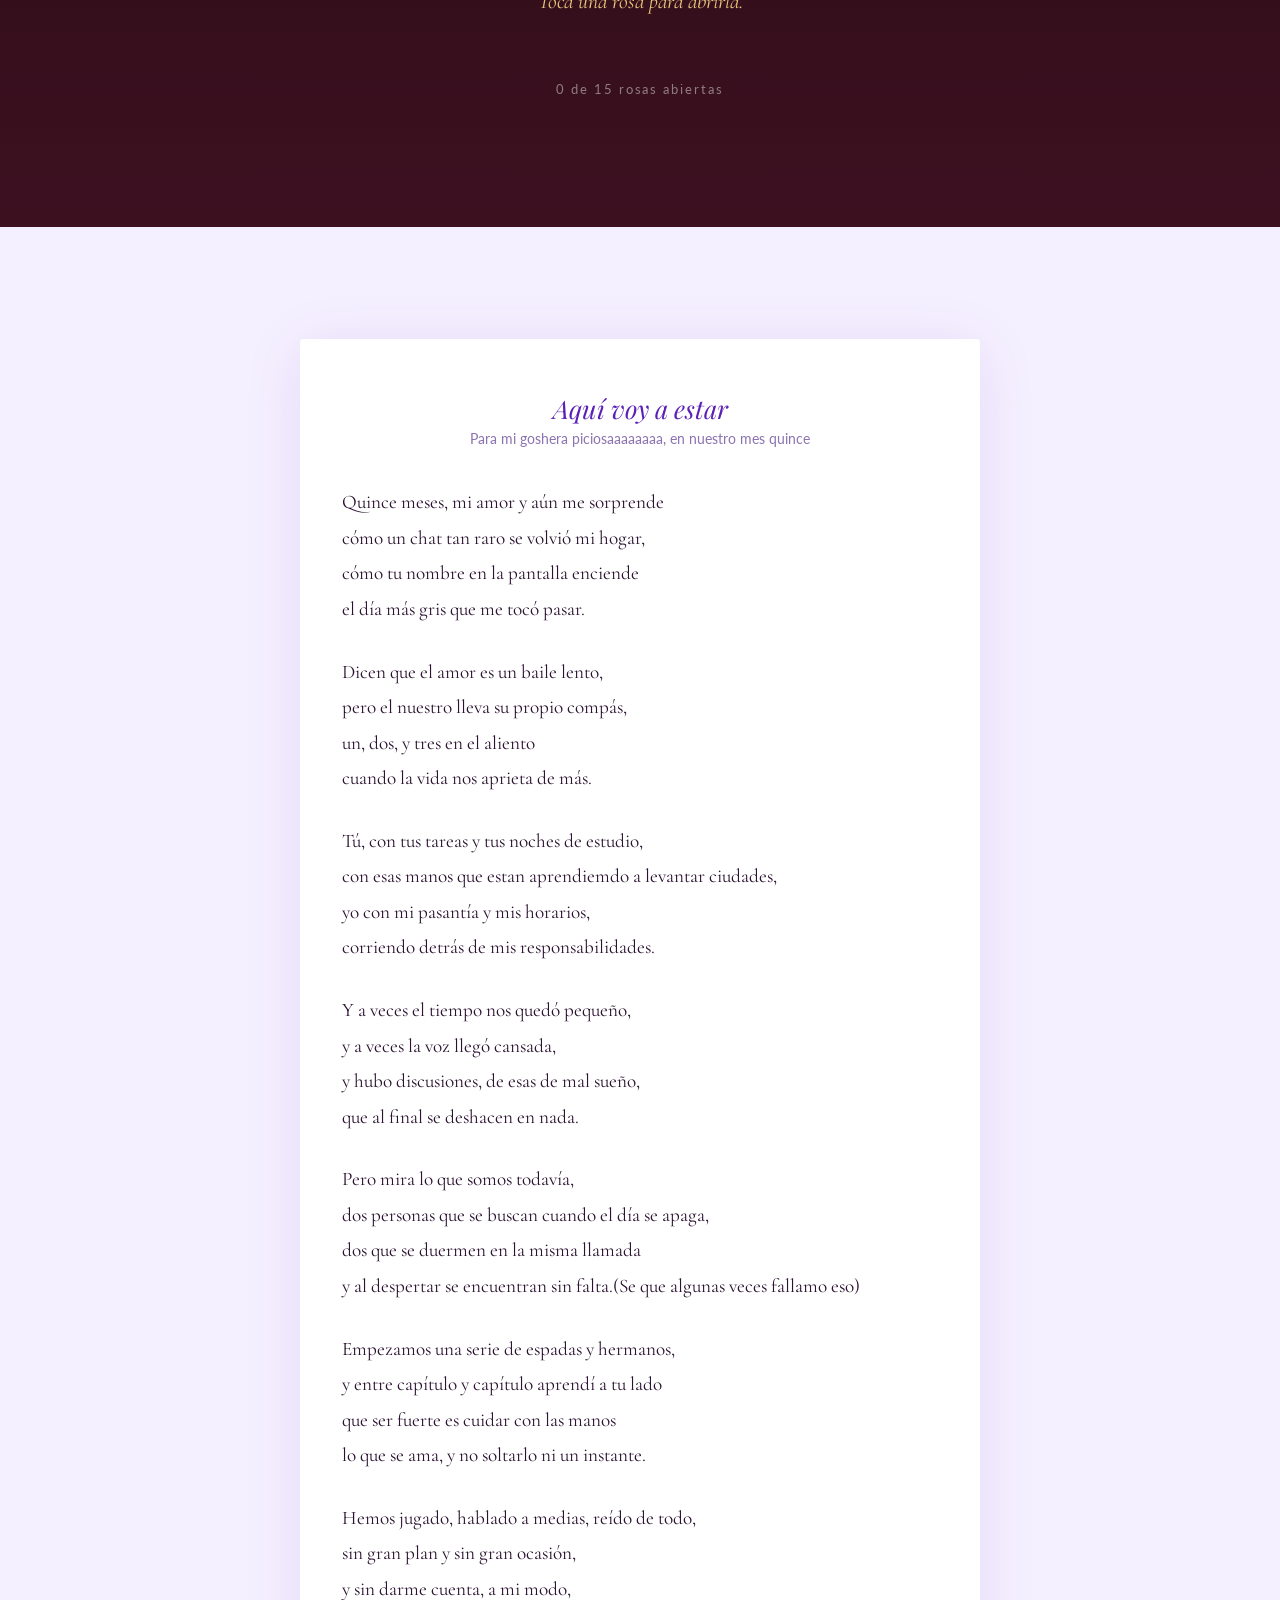
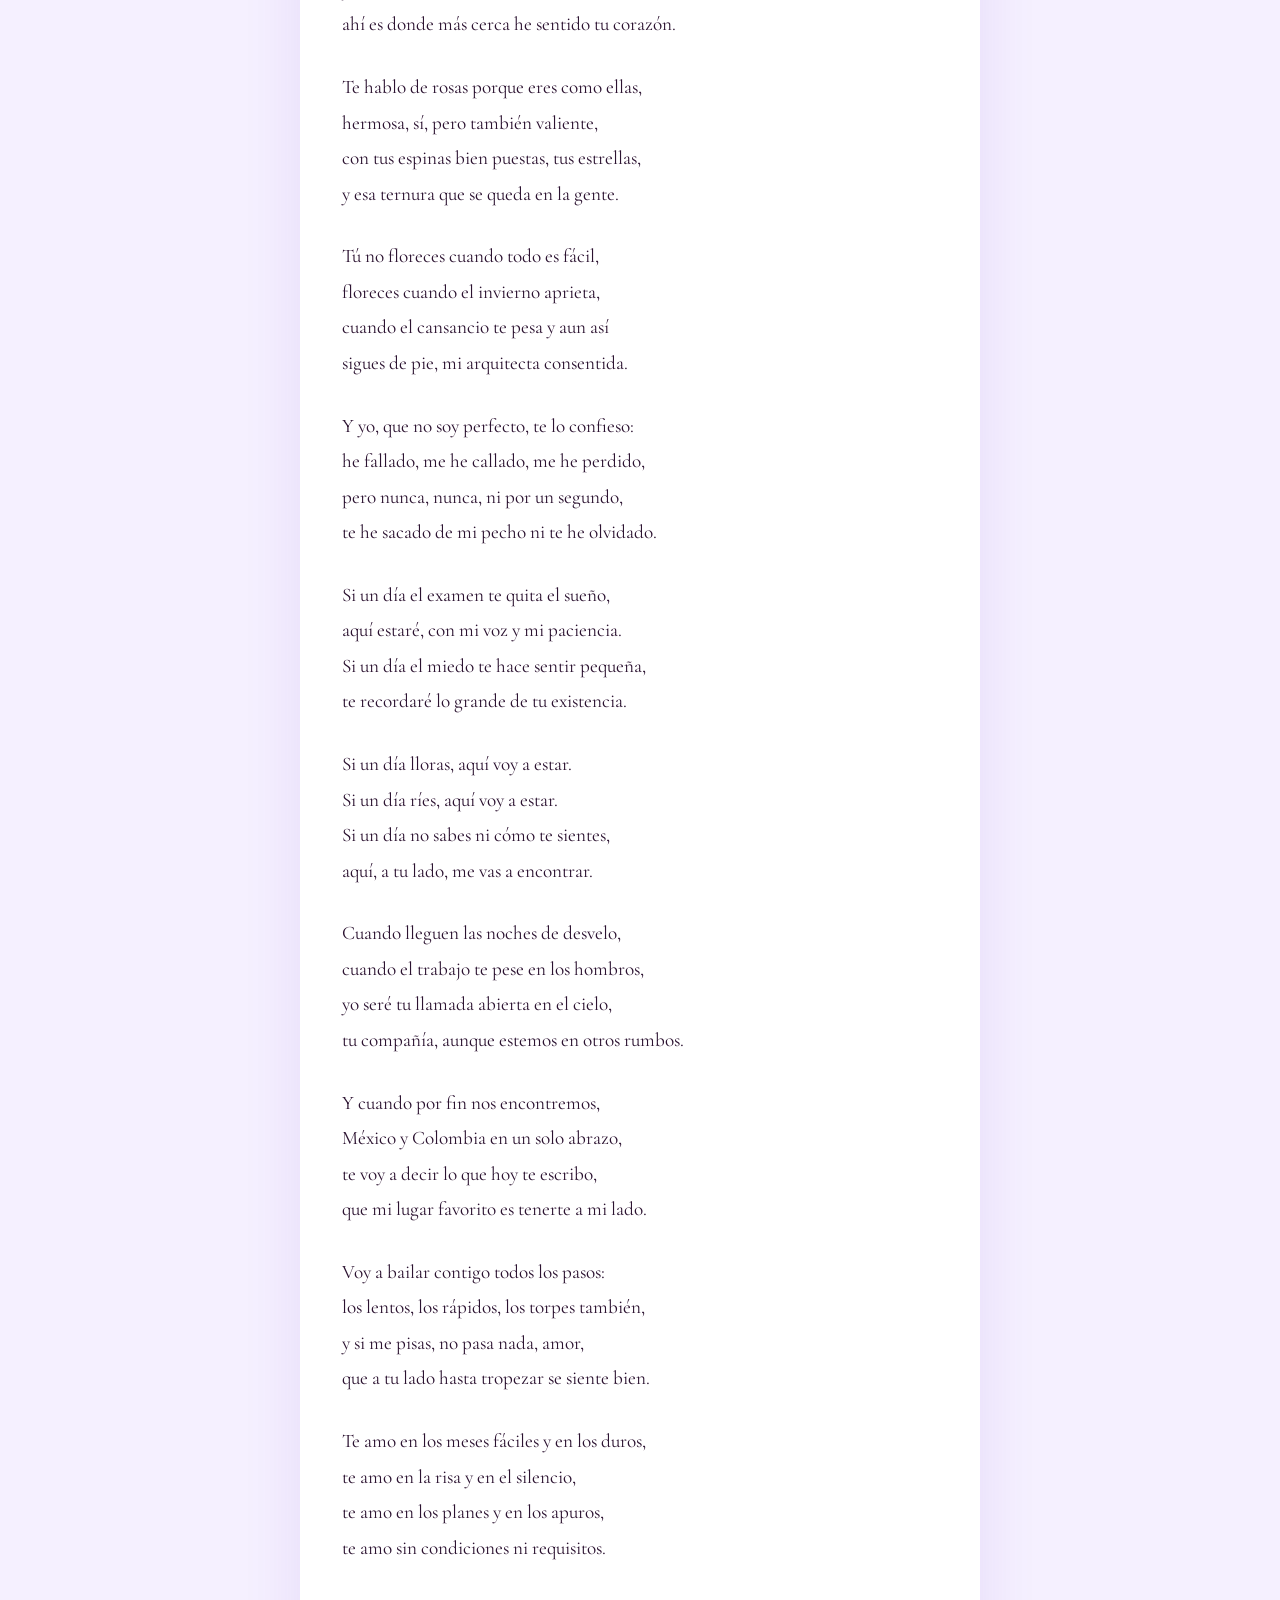
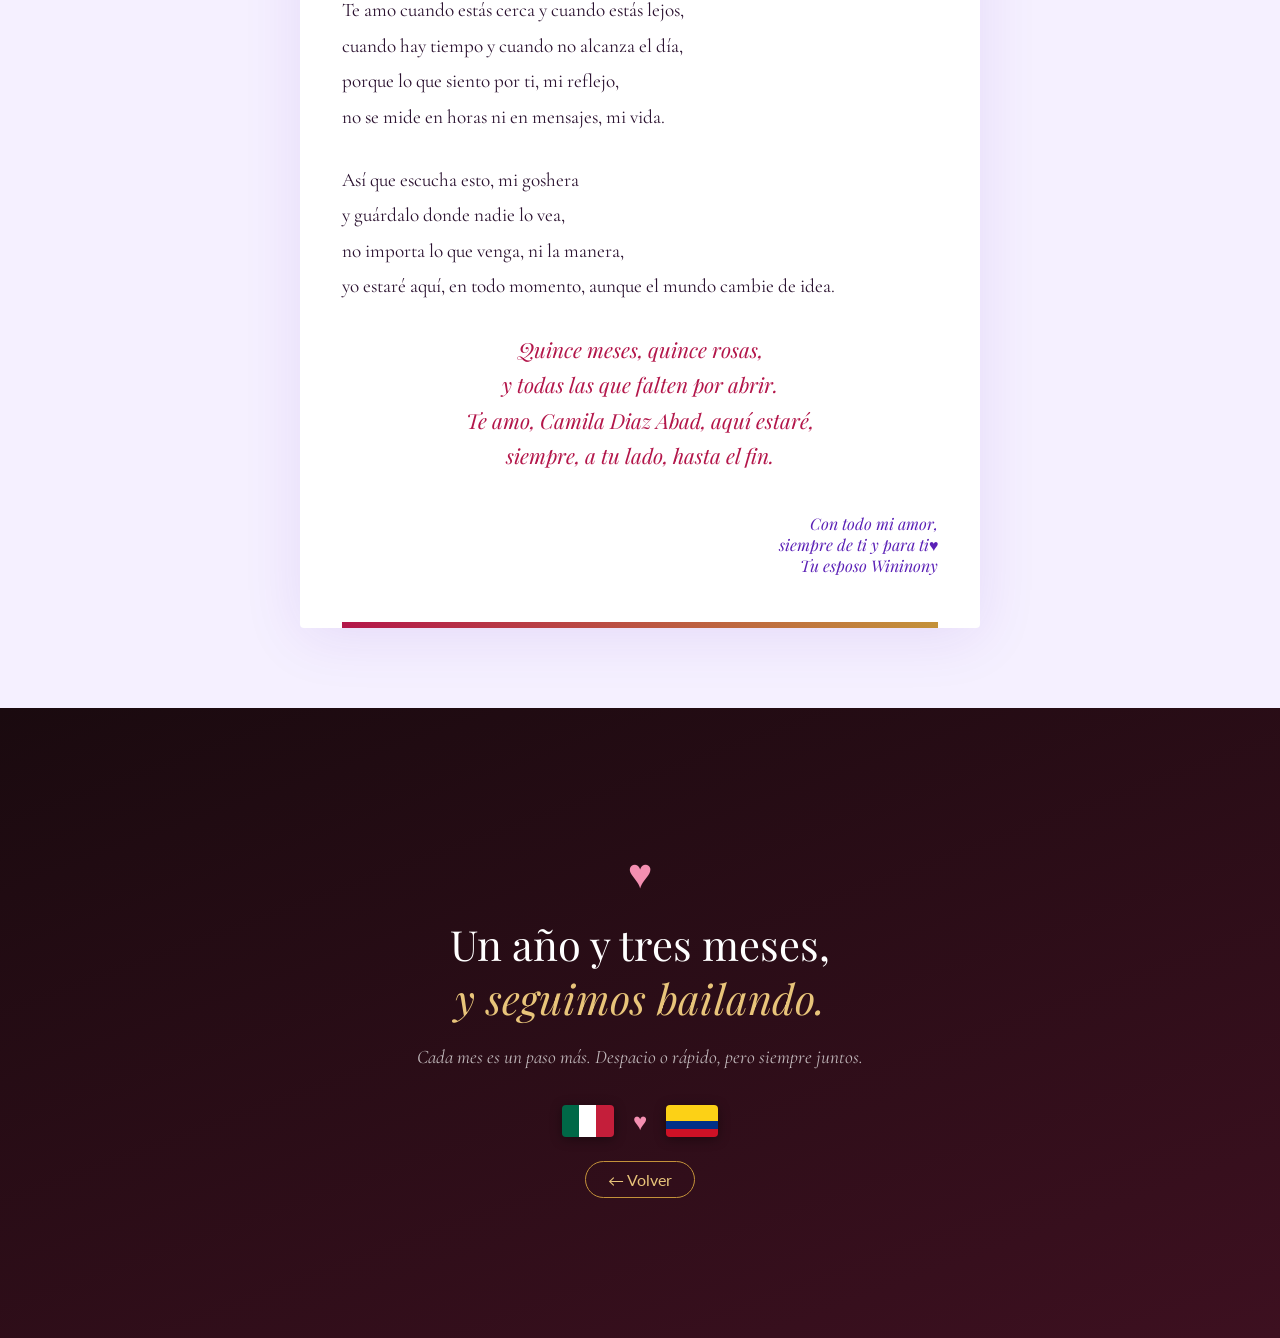
<file: pages/chapter3.html>
<!doctype html>
<html lang="es">
  <head>
    <meta charset="UTF-8" />
    <meta name="viewport" content="width=device-width, initial-scale=1.0" />
    <title>Capítulo 3 — Al compás del cha-cha-chá</title>
    <link
      href="https://fonts.googleapis.com/css2?family=Playfair+Display:ital,wght@0,400;0,700;1,400;1,700&family=Lato:wght@300;400;700&family=Cormorant+Garamond:ital,wght@0,300;0,400;0,600;1,300;1,400&display=swap"
      rel="stylesheet"
    />
    <link rel="stylesheet" href="../css/styles.css" />
    <link rel="stylesheet" href="../css/chapter3.css" />
  </head>
  <body>
    <a href="../index.html" class="back-btn">← Volver al inicio</a>

    <!-- HERO -->
    <section class="c3-hero">
      <div id="petals"></div>
      <p class="c3-badge">Capítulo tres · 1 año y 3 meses</p>
      <h1 class="c3-title">Quince meses<em>al compás del cha-cha-chá</em></h1>
      <p class="c3-sub">
        No fue un mes perfecto, mi amor, pero seguimos bailando y eso es lo que
        importa.
      </p>
      <p class="c3-hint">▼ &nbsp; sigue leyendo</p>
    </section>

    <!-- COMPÁS -->
    <section class="c3-sec c3-beat-sec">
      <div class="c3-wrap fade-in">
        <h2 class="c3-h" style="color: var(--deep-red)">
          Lento, lento,<br />y de pronto lo inesperado
        </h2>
        <div class="beat" aria-hidden="true">
          <div class="slow" style="--n: 0s"><i style="--n: 0s"></i>lento</div>
          <div class="slow"><i style="--n: 0.4s"></i>lento</div>
          <div class="fast"><i style="--n: 0.8s"></i>cha</div>
          <div class="fast"><i style="--n: 1.1s"></i>cha</div>
          <div class="fast"><i style="--n: 1.4s"></i>chá</div>
        </div>
        <p class="c3-p">
          Este mes nos tocó bailar con prisa mi amore, tú con la universidad
          quitándote casi todo el tiempo y Yo, con mi pasantía y mi horario no
          tan regular, se que hubo ratos lentos, de cansancio y poco espacio
          para nosotros.
        </p>
        <p class="c3-p">
          Pero lo que tenemos, el amor nos ayuda a después, dar dos pasos
          tranquilos y llenos de alegría. Así fueron nuestras noches: una
          llamada, una risa, un juego a medias.
          <strong
            >Nadie dijo que bailar fuera ir siempre a la misma velocidad, lo
            importante es no soltarse.</strong
          >
        </p>
      </div>
    </section>

    <!-- ESTE MES -->
    <section class="c3-sec">
      <div class="c3-wrap">
        <h2 class="c3-h fade-in" style="color: var(--deep-red)">
          Así fue<br />nuestro mes
        </h2>
        <p class="c3-p fade-in">
          No tuvimos grandes planes, tuvimos lo de siempre, tú y yo, cada uno
          desde su lado de la pantalla.
        </p>
        <div class="c3-grid fade-in">
          <div class="c3-card">
            <h3>Una serie nueva</h3>
            <p>
              Empezamos Demon Slayer juntos, ahora ya es parte de nuestras
              noches y bueno, cada capítulo es una excusa más para estar
              contigo.
            </p>
          </div>
          <div class="c3-card">
            <h3>Jugar y medio hablar</h3>
            <p>
              Entre partidas, bromas y conversaciones a medias, descubrimos que
              a veces eso es todo lo que hace falta.
            </p>
          </div>
          <div class="c3-card">
            <h3>Dormirnos en llamada</h3>
            <p>
              La forma más tranquila de estar juntos son nuestras llamadas, tu
              respiración al otro lado y el sueño ganándonos a los dos, unas
              veces a mi y otras a ti tambien.
            </p>
          </div>
          <div class="c3-card">
            <h3>Peleas chiquitas</h3>
            <p>
              Hubo tropiezos, pero ninguno nos logro soltar la mano, lo
              arreglamos y creo que nos conocemos un poquito mejor.
            </p>
          </div>
        </div>
        <p class="c3-quote fade-in">
          Un mes de pasos rápidos y pasos lentos, pero nunca de pasos separados.
        </p>
      </div>
    </section>

    <!-- JARDÍN DE ROSAS -->
    <section
      class="c3-sec garden-sec"
      style="position: relative; overflow: hidden"
    >
      <div id="petalsGarden"></div>
      <div class="c3-wrap">
        <h2 class="c3-h">Quince rosas<br />para mi niña</h2>
        <p class="c3-p">
          Una por cada mes.
          <br />
          Toca cada una y la verás florecer, porque sé que te encantan las
          rosas.
        </p>
        <div class="garden" id="garden"></div>
        <p class="rose-msg" id="roseMsg" aria-live="polite">
          Toca una rosa para abrirla.
        </p>
        <p class="rose-count" id="roseCount">0 de 15 rosas abiertas</p>
        <p class="garden-done" id="gardenDone">
          Quince rosas abiertas, y todavía me quedan razones.
        </p>
      </div>
    </section>

    <!-- POEMA -->
    <section class="c3-sec poem-sec">
      <div class="c3-wrap">
        <div class="poem fade-in">
          <h3>Aquí voy a estar</h3>
          <p class="for">Para mi goshera piciosaaaaaaaa, en nuestro mes quince</p>

          <p class="stanza">
            Quince meses, mi amor y aún me sorprende<br />cómo un chat tan raro
            se volvió mi hogar,<br />cómo tu nombre en la pantalla enciende<br />el
            día más gris que me tocó pasar.
          </p>

          <p class="stanza">
            Dicen que el amor es un baile lento,<br />pero el nuestro lleva su
            propio compás,<br />un, dos, y tres en el aliento<br />cuando la
            vida nos aprieta de más.
          </p>

          <p class="stanza">
            Tú, con tus tareas y tus noches de estudio,<br />con esas manos que
            estan aprendiemdo a levantar ciudades, <br />yo con mi pasantía y
            mis horarios,<br />corriendo detrás de mis responsabilidades.
          </p>

          <p class="stanza">
            Y a veces el tiempo nos quedó pequeño,<br />y a veces la voz llegó
            cansada,<br />y hubo discusiones, de esas de mal sueño,<br />que al
            final se deshacen en nada.
          </p>

          <p class="stanza">
            Pero mira lo que somos todavía, <br />dos personas que se buscan
            cuando el día se apaga,<br />dos que se duermen en la misma
            llamada<br />y al despertar se encuentran sin falta.(Se que algunas
            veces fallamo eso)
          </p>

          <p class="stanza">
            Empezamos una serie de espadas y hermanos,<br />y entre capítulo y
            capítulo aprendí a tu lado<br />que ser fuerte es cuidar con las
            manos<br />lo que se ama, y no soltarlo ni un instante.
          </p>

          <p class="stanza">
            Hemos jugado, hablado a medias, reído de todo,<br />sin gran plan y
            sin gran ocasión,<br />y sin darme cuenta, a mi modo,<br />ahí es
            donde más cerca he sentido tu corazón.
          </p>

          <p class="stanza">
            Te hablo de rosas porque eres como ellas,<br />hermosa, sí, pero
            también valiente,<br />con tus espinas bien puestas, tus
            estrellas,<br />y esa ternura que se queda en la gente.
          </p>

          <p class="stanza">
            Tú no floreces cuando todo es fácil,<br />floreces cuando el
            invierno aprieta,<br />cuando el cansancio te pesa y aun así<br />sigues
            de pie, mi arquitecta consentida.
          </p>

          <p class="stanza">
            Y yo, que no soy perfecto, te lo confieso:<br />he fallado, me he
            callado, me he perdido,<br />pero nunca, nunca, ni por un
            segundo,<br />te he sacado de mi pecho ni te he olvidado.
          </p>

          <p class="stanza">
            Si un día el examen te quita el sueño,<br />aquí estaré, con mi voz
            y mi paciencia.<br />Si un día el miedo te hace sentir pequeña,<br />te
            recordaré lo grande de tu existencia.
          </p>

          <p class="stanza">
            Si un día lloras, aquí voy a estar.<br />Si un día ríes, aquí voy a
            estar.<br />Si un día no sabes ni cómo te sientes,<br />aquí, a tu
            lado, me vas a encontrar.
          </p>

          <p class="stanza">
            Cuando lleguen las noches de desvelo,<br />cuando el trabajo te pese
            en los hombros,<br />yo seré tu llamada abierta en el cielo,<br />tu
            compañía, aunque estemos en otros rumbos.
          </p>

          <p class="stanza">
            Y cuando por fin nos encontremos,<br />México y Colombia en un solo
            abrazo,<br />te voy a decir lo que hoy te escribo, <br />que mi
            lugar favorito es tenerte a mi lado.
          </p>

          <p class="stanza">
            Voy a bailar contigo todos los pasos:<br />los lentos, los rápidos,
            los torpes también,<br />y si me pisas, no pasa nada, amor,<br />que
            a tu lado hasta tropezar se siente bien.
          </p>

          <p class="stanza">
            Te amo en los meses fáciles y en los duros,<br />te amo en la risa y
            en el silencio,<br />te amo en los planes y en los apuros,<br />te
            amo sin condiciones ni requisitos.
          </p>

          <p class="stanza">
            Te amo cuando estás cerca y cuando estás lejos,<br />cuando hay
            tiempo y cuando no alcanza el día,<br />porque lo que siento por ti,
            mi reflejo,<br />no se mide en horas ni en mensajes, mi vida.
          </p>

          <p class="stanza">
            Así que escucha esto, mi goshera<br />y guárdalo donde nadie lo vea,
            <br />no importa lo que venga, ni la manera,<br />yo estaré aquí, en
            todo momento, aunque el mundo cambie de idea.
          </p>

          <p class="stanza big">
            Quince meses, quince rosas,<br />y todas las que falten por
            abrir.<br />Te amo, Camila Diaz Abad, aquí estaré,<br />siempre, a
            tu lado, hasta el fin.
          </p>

          <p class="poem-sign">
            Con todo mi amor,<br />siempre de ti y para ti♥<br />Tu esposo
            Wininony
          </p>
        </div>
      </div>
    </section>

    <!-- CIERRE -->
    <section class="c3-close">
      <span class="heart">♥</span>
      <h2>Un año y tres meses,<br /><em>y seguimos bailando.</em></h2>
      <p>Cada mes es un paso más. Despacio o rápido, pero siempre juntos.</p>
      <div class="c3-flags">
        <div class="flag flag-mx">
          <div class="s1"></div>
          <div class="s2"></div>
          <div class="s3"></div>
        </div>
        <span>♥</span>
        <div class="flag flag-co">
          <div class="s1"></div>
          <div class="s2"></div>
          <div class="s3"></div>
        </div>
      </div>
      <a href="../index.html" class="close-next">← Volver</a>
    </section>

    <!-- AUDIO: coloca el archivo en assets/audio/ -->
    <audio id="bgMusic" loop>
      <source
        src="../assets/audio/Jósean Log - Chachachá (Lyric Video) - Jósean Log.mp3"
        type="audio/mpeg"
      />
    </audio>
    <div class="music-wrap" id="musicWrap">
      <button class="music-btn" id="musicBtn" aria-label="Reproducir música">
        ♪
      </button>
      <span class="music-label">Chachachá</span>
    </div>

    <script src="../js/script.js"></script>
    <script src="../js/chapter3.js"></script>
  </body>
</html>
</file>
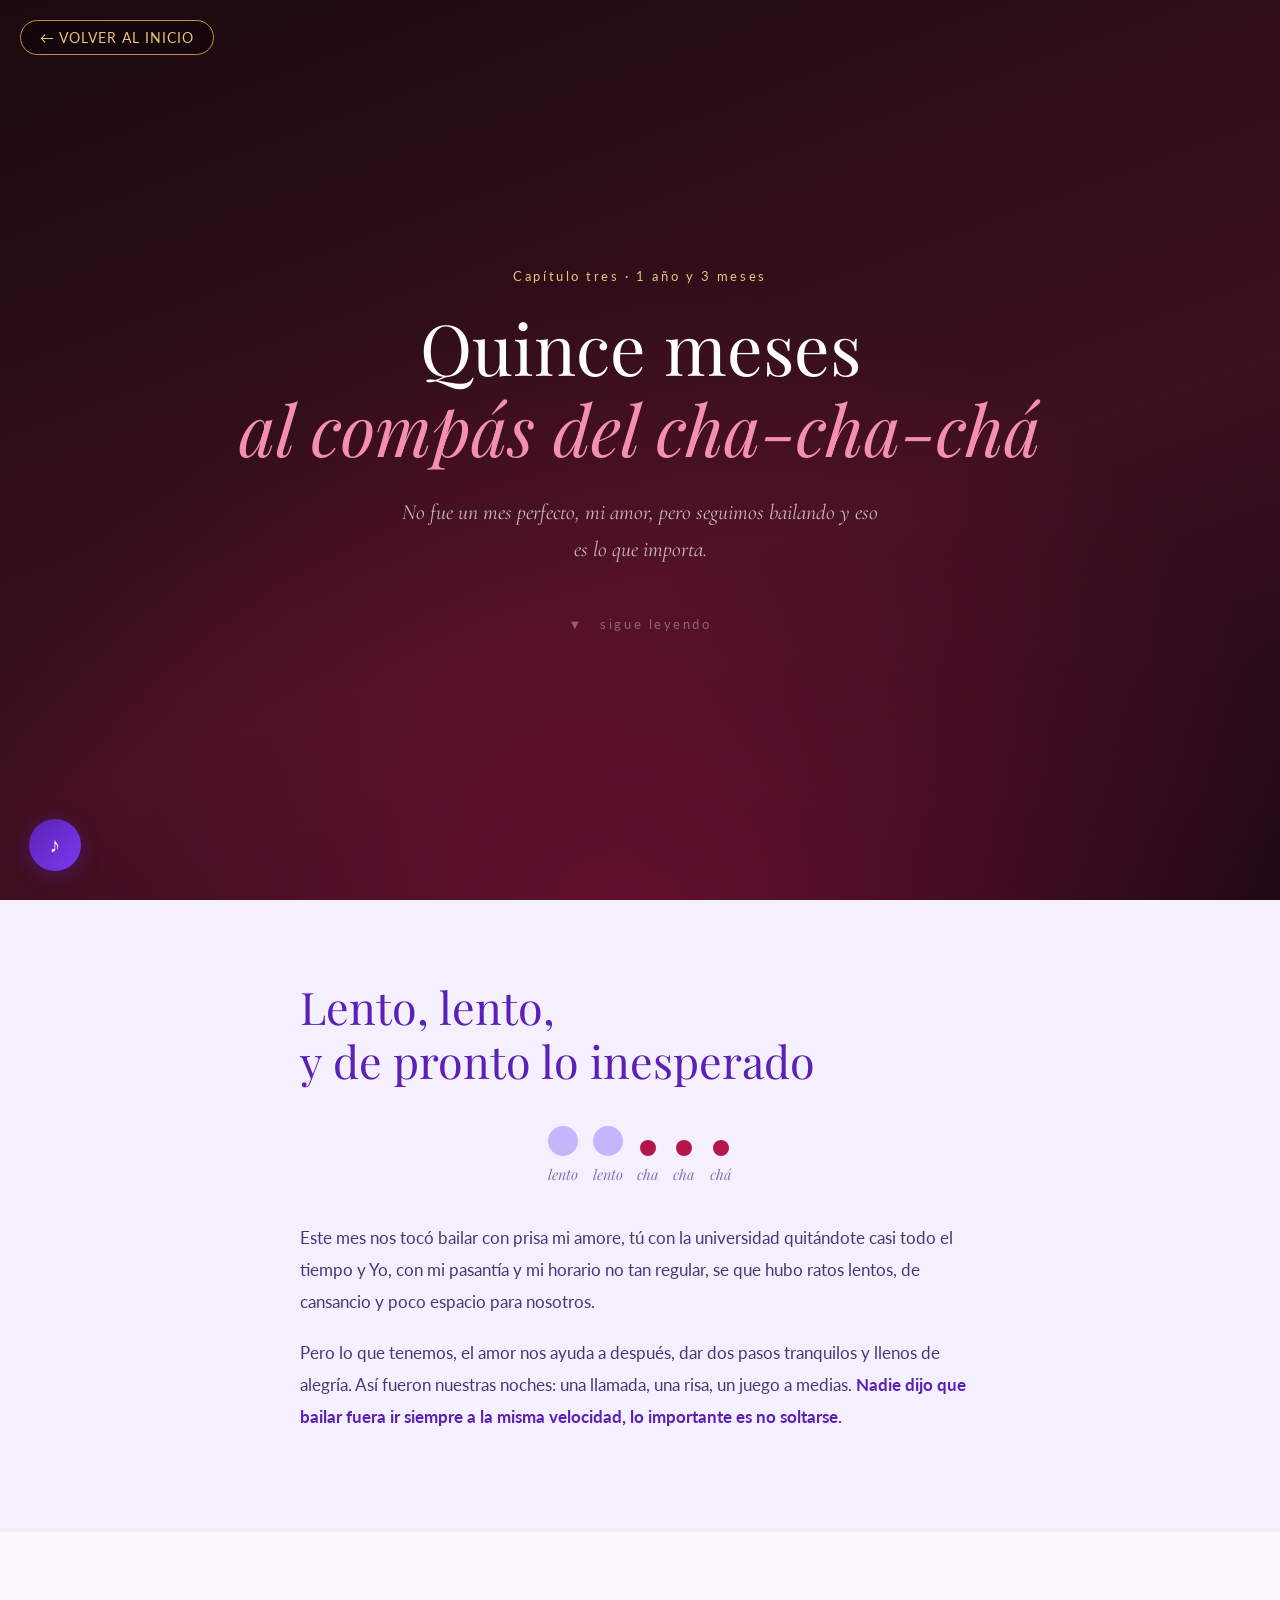
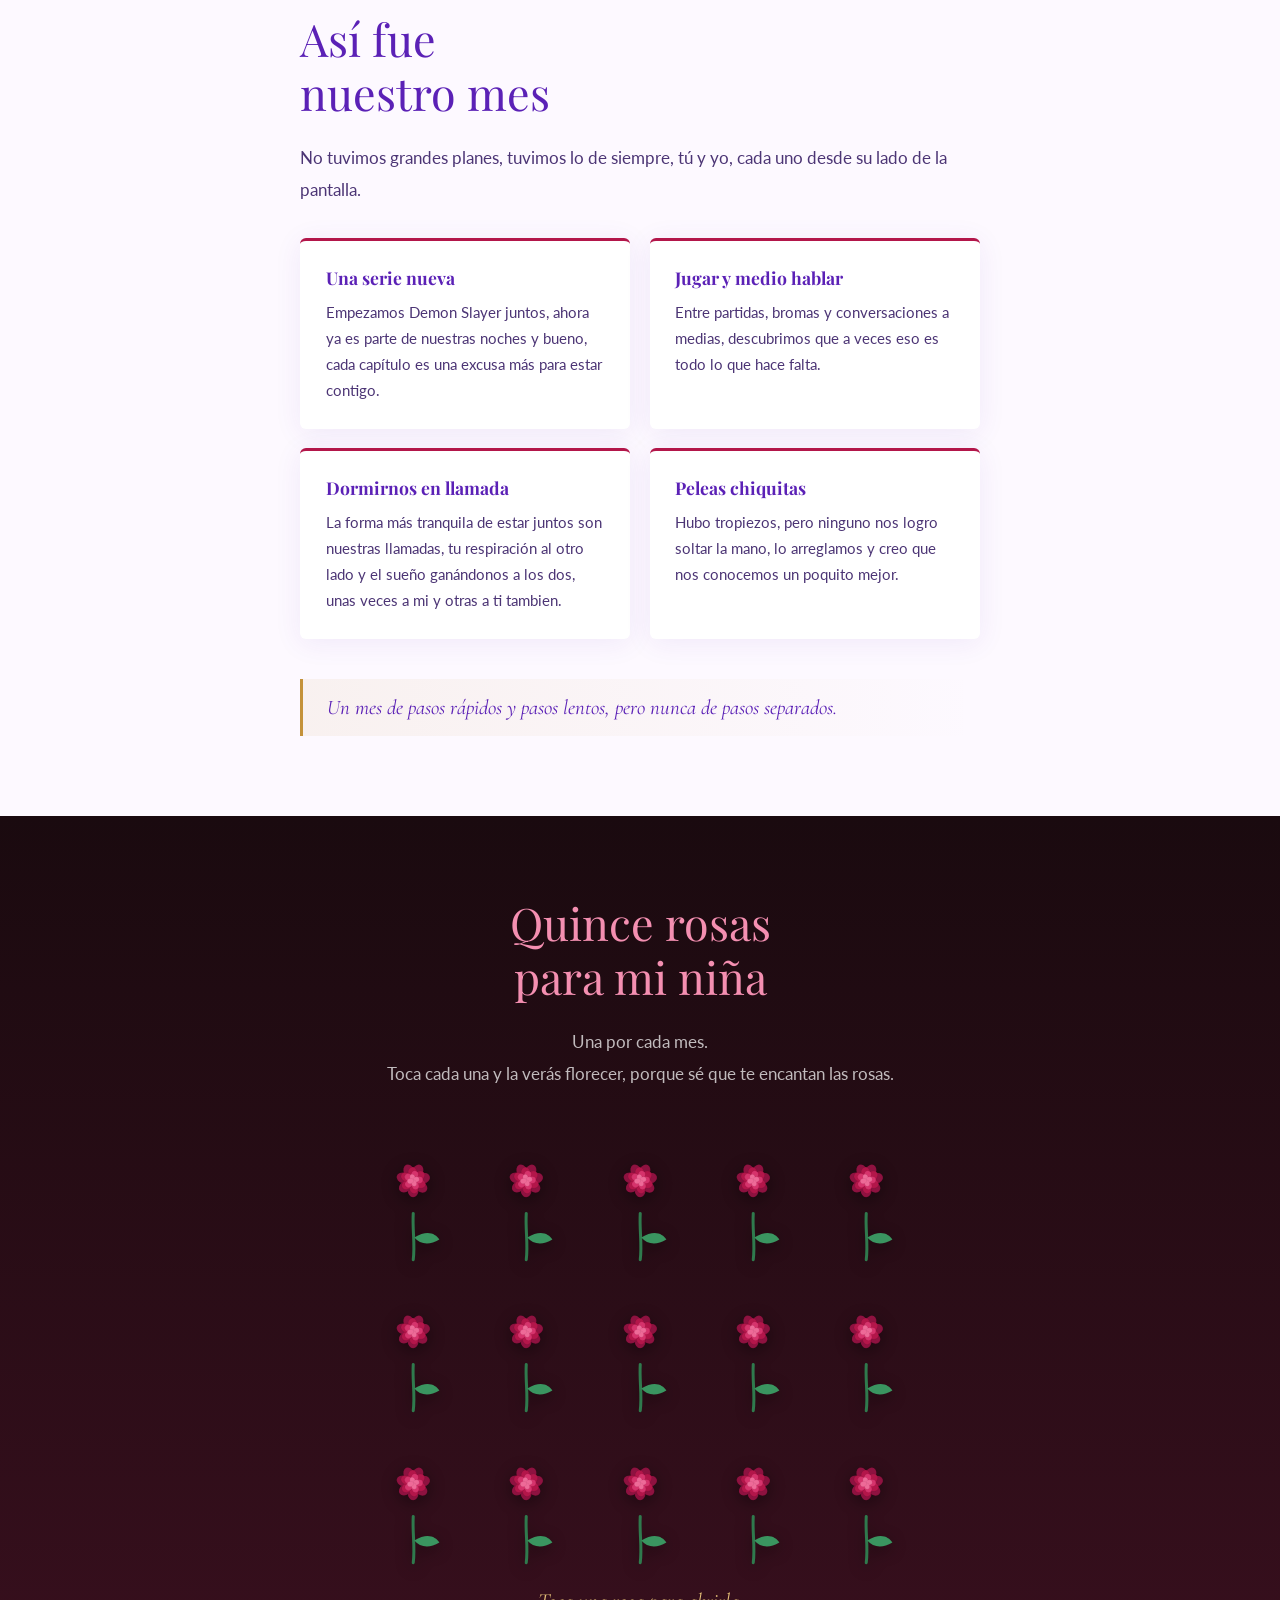
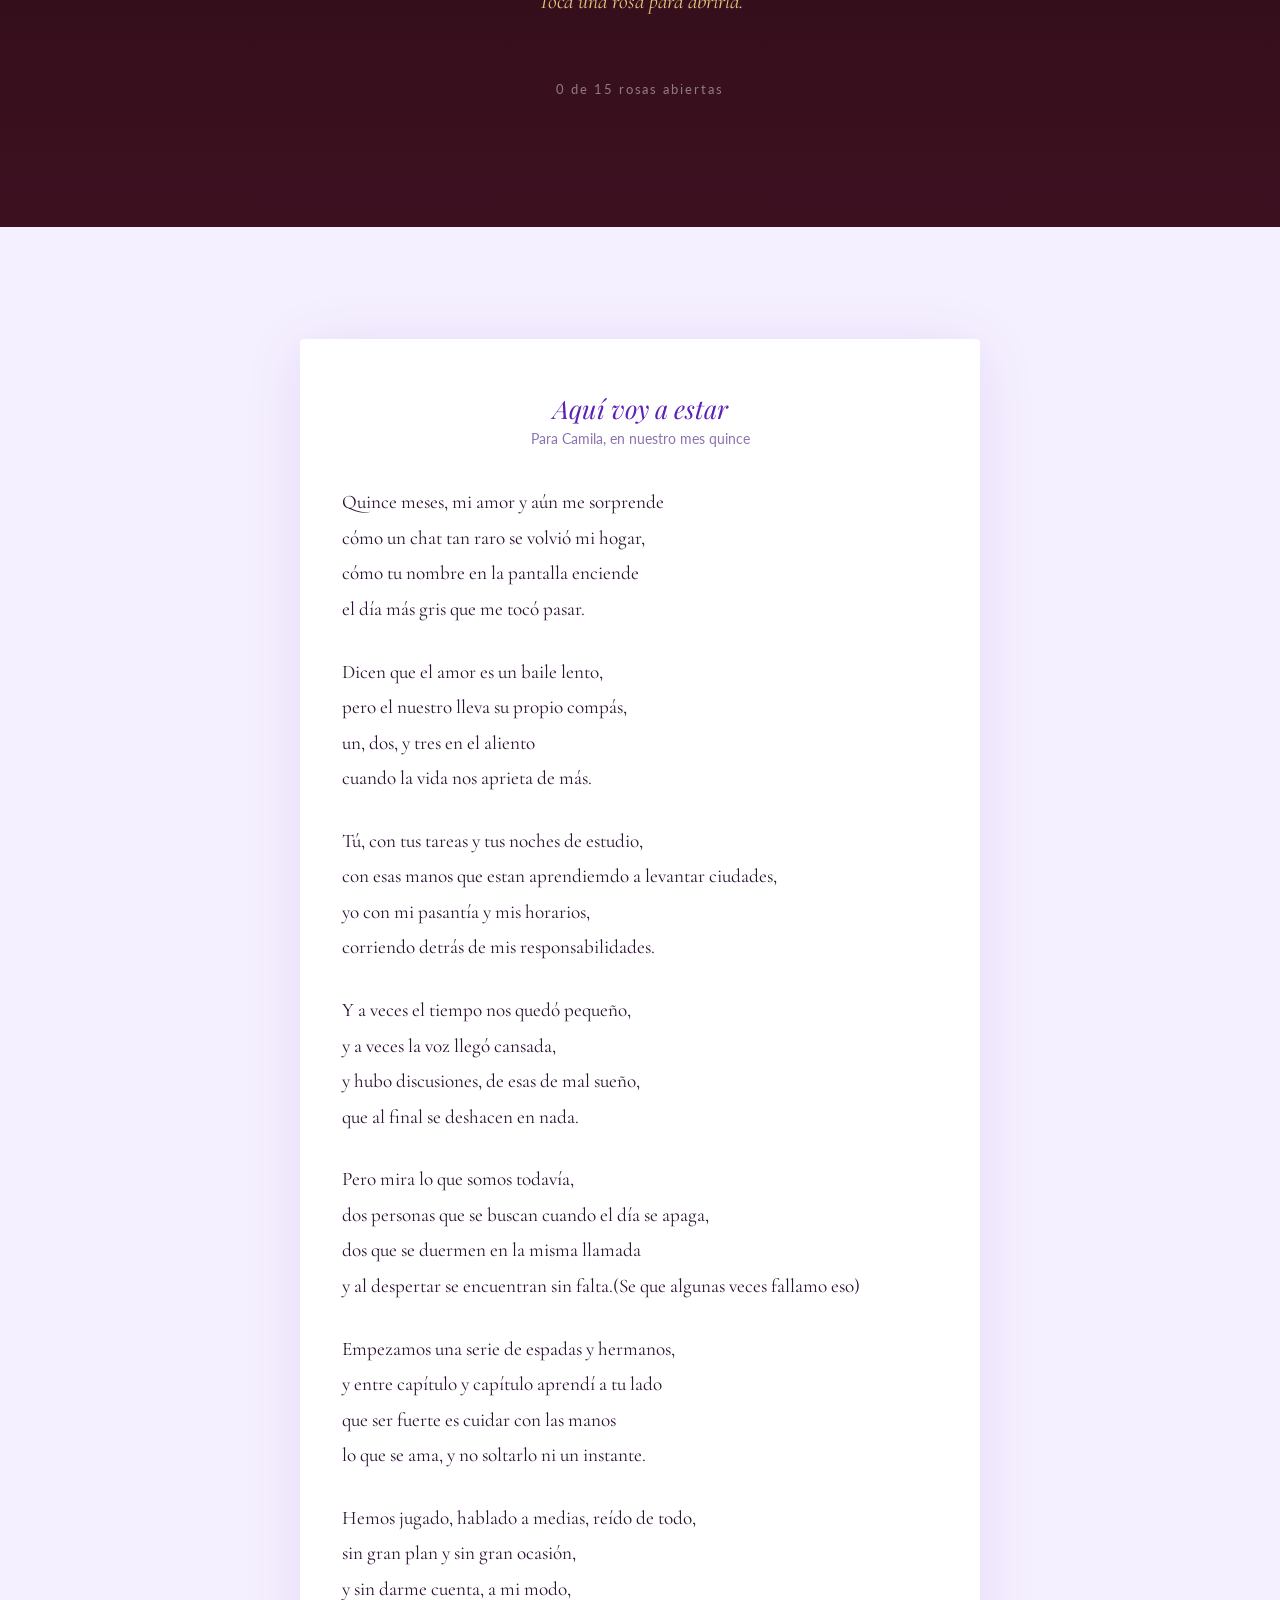
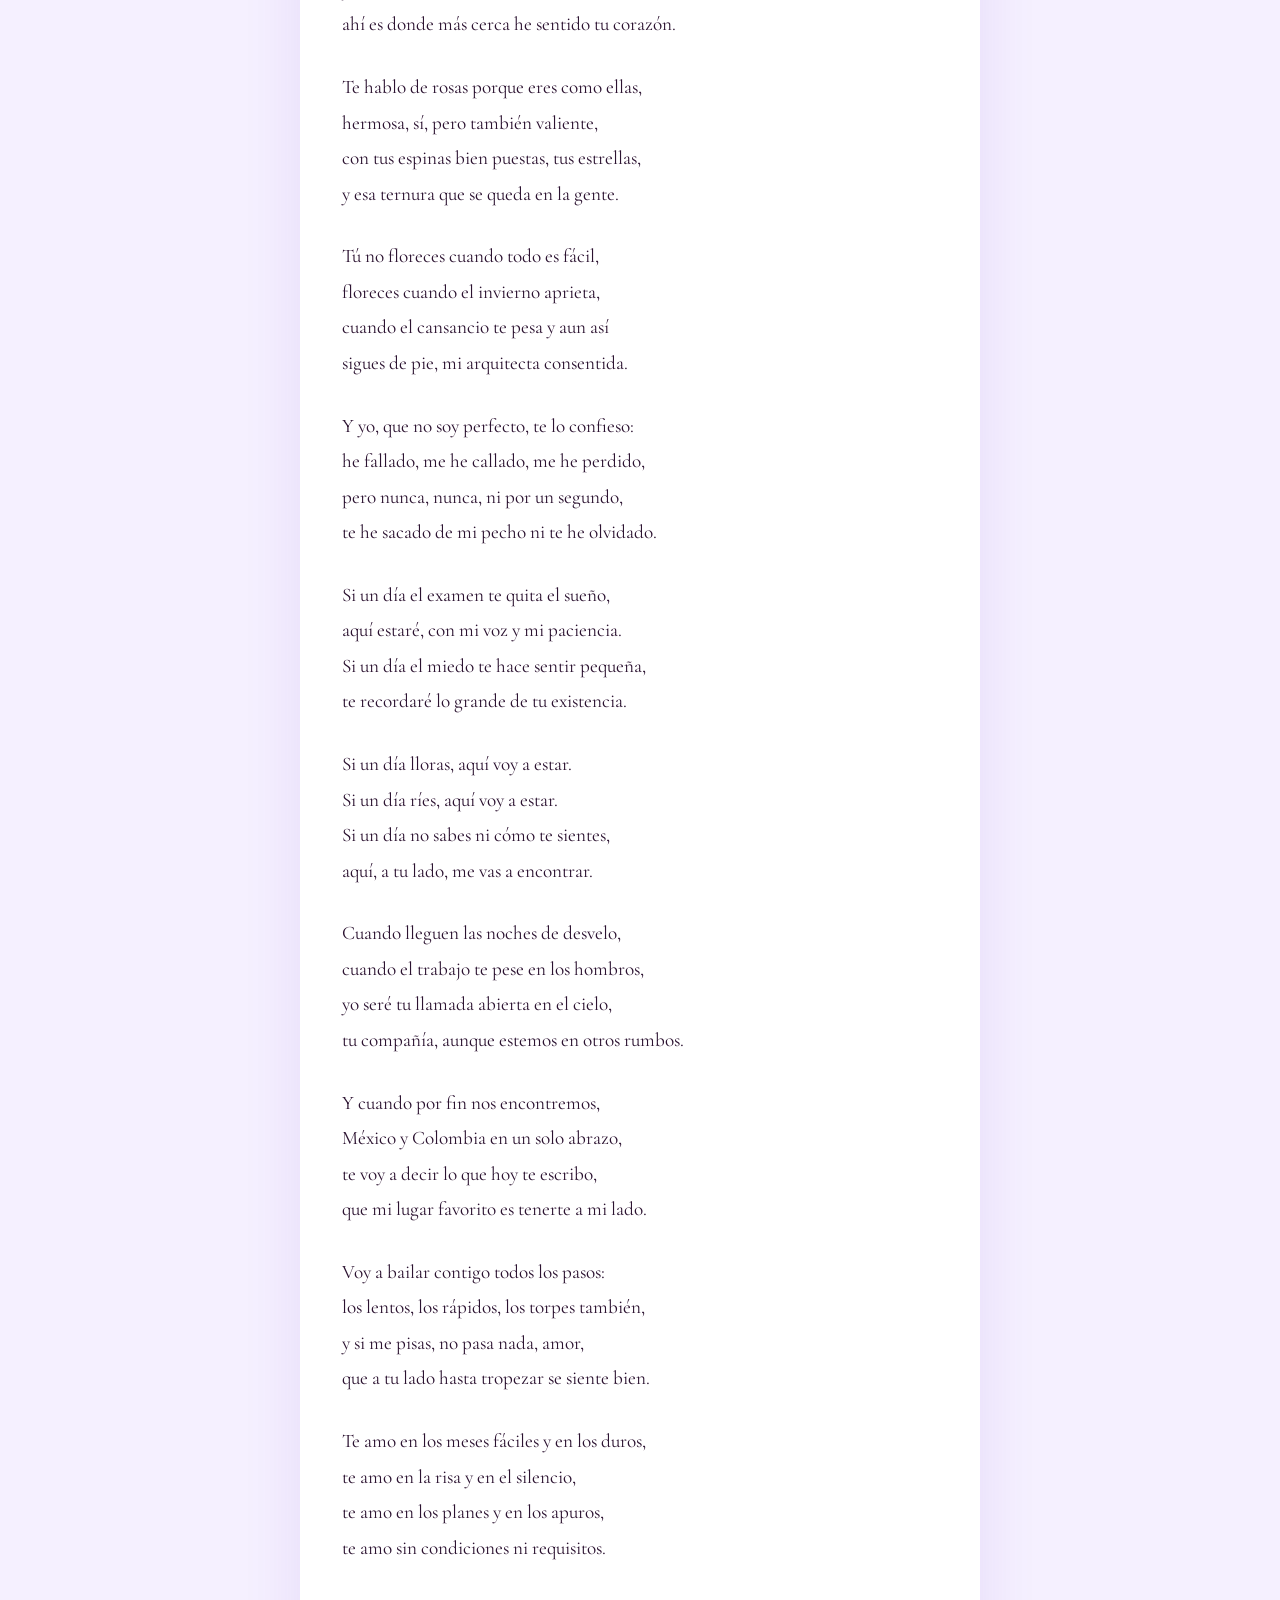
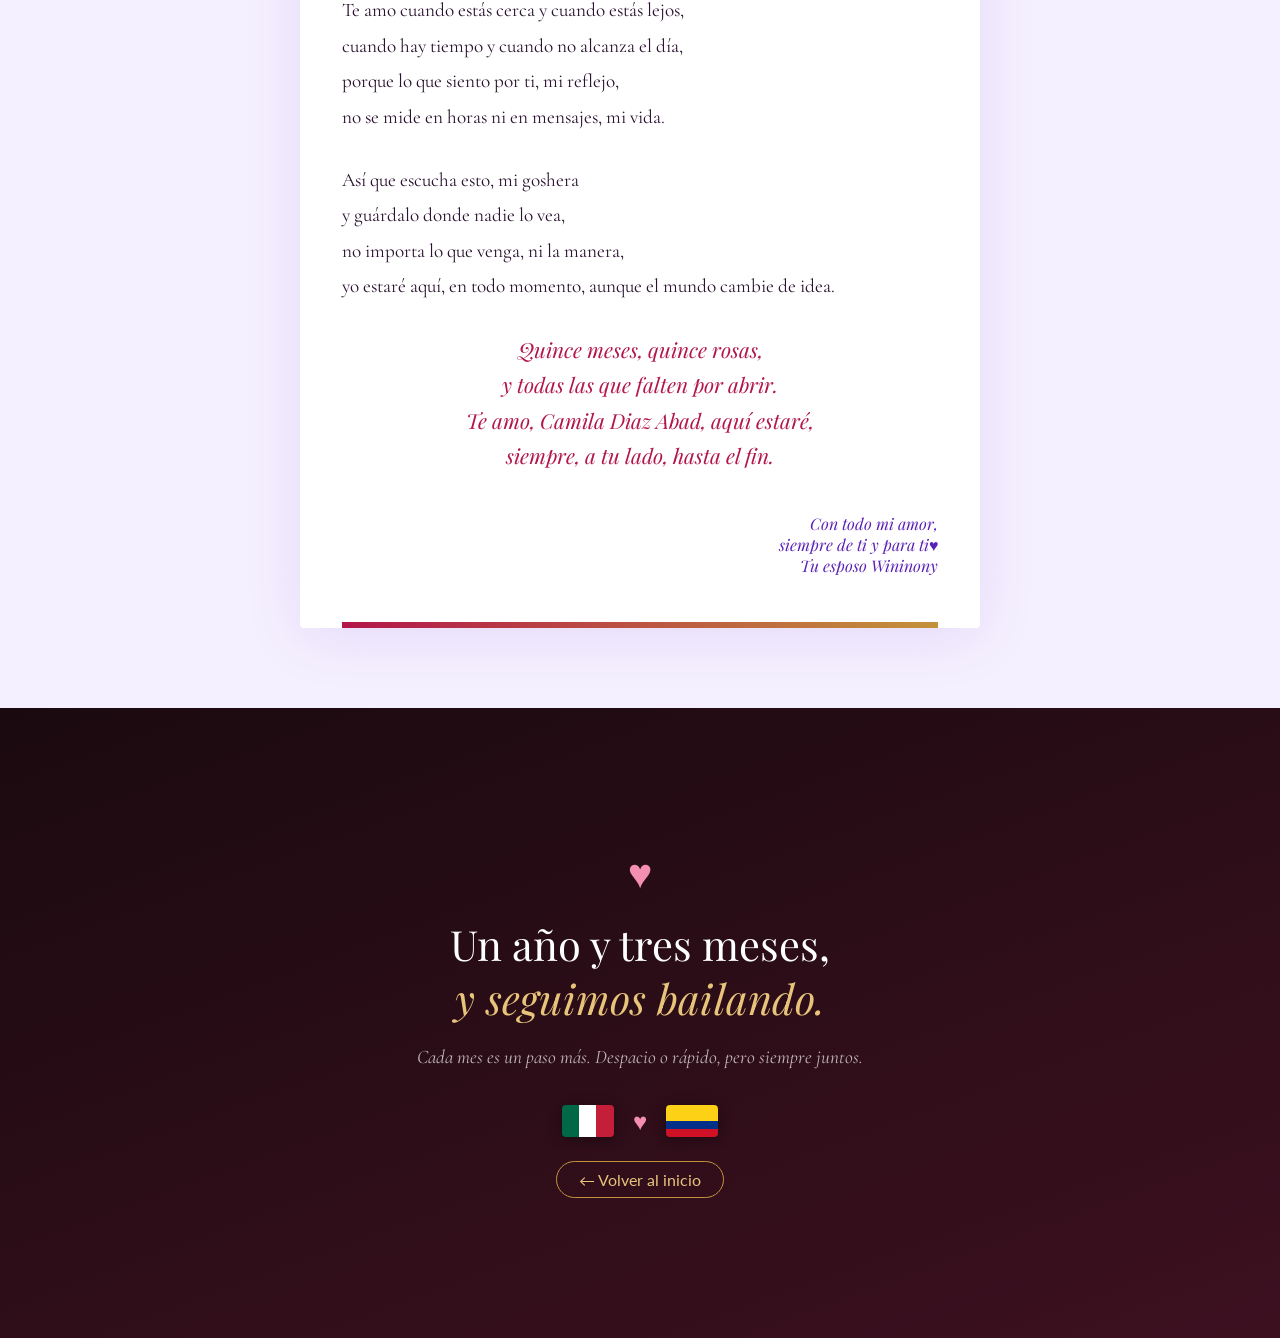
<file: Camila-Diaz-Abad-develop/pages/chapter3.html>
<!doctype html>
<html lang="es">
  <head>
    <meta charset="UTF-8" />
    <meta name="viewport" content="width=device-width, initial-scale=1.0" />
    <title>Capítulo 3 — Al compás del cha-cha-chá</title>
    <link
      href="https://fonts.googleapis.com/css2?family=Playfair+Display:ital,wght@0,400;0,700;1,400;1,700&family=Lato:wght@300;400;700&family=Cormorant+Garamond:ital,wght@0,300;0,400;0,600;1,300;1,400&display=swap"
      rel="stylesheet"
    />
    <link rel="stylesheet" href="../css/styles.css" />
    <link rel="stylesheet" href="../css/chapter3.css" />
  </head>
  <body>
    <a href="../index.html" class="back-btn">← Volver al inicio</a>

    <!-- HERO -->
    <section class="c3-hero">
      <div id="petals"></div>
      <p class="c3-badge">Capítulo tres · 1 año y 3 meses</p>
      <h1 class="c3-title">Quince meses<em>al compás del cha-cha-chá</em></h1>
      <p class="c3-sub">
        No fue un mes perfecto, mi amor, pero seguimos bailando y eso es lo que
        importa.
      </p>
      <p class="c3-hint">▼ &nbsp; sigue leyendo</p>
    </section>

    <!-- COMPÁS -->
    <section class="c3-sec c3-beat-sec">
      <div class="c3-wrap fade-in">
        <h2 class="c3-h" style="color: var(--deep-red)">
          Lento, lento,<br />y de pronto lo inesperado
        </h2>
        <div class="beat" aria-hidden="true">
          <div class="slow" style="--n: 0s"><i style="--n: 0s"></i>lento</div>
          <div class="slow"><i style="--n: 0.4s"></i>lento</div>
          <div class="fast"><i style="--n: 0.8s"></i>cha</div>
          <div class="fast"><i style="--n: 1.1s"></i>cha</div>
          <div class="fast"><i style="--n: 1.4s"></i>chá</div>
        </div>
        <p class="c3-p">
          Este mes nos tocó bailar con prisa mi amore, tú con la universidad
          quitándote casi todo el tiempo y Yo, con mi pasantía y mi horario no
          tan regular, se que hubo ratos lentos, de cansancio y poco espacio
          para nosotros.
        </p>
        <p class="c3-p">
          Pero lo que tenemos, el amor nos ayuda a después, dar dos pasos
          tranquilos y llenos de alegría. Así fueron nuestras noches: una
          llamada, una risa, un juego a medias.
          <strong
            >Nadie dijo que bailar fuera ir siempre a la misma velocidad, lo
            importante es no soltarse.</strong
          >
        </p>
      </div>
    </section>

    <!-- ESTE MES -->
    <section class="c3-sec">
      <div class="c3-wrap">
        <h2 class="c3-h fade-in" style="color: var(--deep-red)">
          Así fue<br />nuestro mes
        </h2>
        <p class="c3-p fade-in">
          No tuvimos grandes planes, tuvimos lo de siempre, tú y yo, cada uno
          desde su lado de la pantalla.
        </p>
        <div class="c3-grid fade-in">
          <div class="c3-card">
            <h3>Una serie nueva</h3>
            <p>
              Empezamos Demon Slayer juntos, ahora ya es parte de nuestras
              noches y bueno, cada capítulo es una excusa más para estar
              contigo.
            </p>
          </div>
          <div class="c3-card">
            <h3>Jugar y medio hablar</h3>
            <p>
              Entre partidas, bromas y conversaciones a medias, descubrimos que
              a veces eso es todo lo que hace falta.
            </p>
          </div>
          <div class="c3-card">
            <h3>Dormirnos en llamada</h3>
            <p>
              La forma más tranquila de estar juntos son nuestras llamadas, tu
              respiración al otro lado y el sueño ganándonos a los dos, unas
              veces a mi y otras a ti tambien.
            </p>
          </div>
          <div class="c3-card">
            <h3>Peleas chiquitas</h3>
            <p>
              Hubo tropiezos, pero ninguno nos logro soltar la mano, lo
              arreglamos y creo que nos conocemos un poquito mejor.
            </p>
          </div>
        </div>
        <p class="c3-quote fade-in">
          Un mes de pasos rápidos y pasos lentos, pero nunca de pasos separados.
        </p>
      </div>
    </section>

    <!-- JARDÍN DE ROSAS -->
    <section
      class="c3-sec garden-sec"
      style="position: relative; overflow: hidden"
    >
      <div id="petalsGarden"></div>
      <div class="c3-wrap">
        <h2 class="c3-h">Quince rosas<br />para mi niña</h2>
        <p class="c3-p">
          Una por cada mes.
          <br />
          Toca cada una y la verás florecer, porque sé que te encantan las
          rosas.
        </p>
        <div class="garden" id="garden"></div>
        <p class="rose-msg" id="roseMsg" aria-live="polite">
          Toca una rosa para abrirla.
        </p>
        <p class="rose-count" id="roseCount">0 de 15 rosas abiertas</p>
        <p class="garden-done" id="gardenDone">
          Quince rosas abiertas, y todavía me quedan razones.
        </p>
      </div>
    </section>

    <!-- POEMA -->
    <section class="c3-sec poem-sec">
      <div class="c3-wrap">
        <div class="poem fade-in">
          <h3>Aquí voy a estar</h3>
          <p class="for">Para Camila, en nuestro mes quince</p>

          <p class="stanza">
            Quince meses, mi amor y aún me sorprende<br />cómo un chat tan raro
            se volvió mi hogar,<br />cómo tu nombre en la pantalla enciende<br />el
            día más gris que me tocó pasar.
          </p>

          <p class="stanza">
            Dicen que el amor es un baile lento,<br />pero el nuestro lleva su
            propio compás,<br />un, dos, y tres en el aliento<br />cuando la
            vida nos aprieta de más.
          </p>

          <p class="stanza">
            Tú, con tus tareas y tus noches de estudio,<br />con esas manos que
            estan aprendiemdo a levantar ciudades, <br />yo con mi pasantía y
            mis horarios,<br />corriendo detrás de mis responsabilidades.
          </p>

          <p class="stanza">
            Y a veces el tiempo nos quedó pequeño,<br />y a veces la voz llegó
            cansada,<br />y hubo discusiones, de esas de mal sueño,<br />que al
            final se deshacen en nada.
          </p>

          <p class="stanza">
            Pero mira lo que somos todavía, <br />dos personas que se buscan
            cuando el día se apaga,<br />dos que se duermen en la misma
            llamada<br />y al despertar se encuentran sin falta.(Se que algunas
            veces fallamo eso)
          </p>

          <p class="stanza">
            Empezamos una serie de espadas y hermanos,<br />y entre capítulo y
            capítulo aprendí a tu lado<br />que ser fuerte es cuidar con las
            manos<br />lo que se ama, y no soltarlo ni un instante.
          </p>

          <p class="stanza">
            Hemos jugado, hablado a medias, reído de todo,<br />sin gran plan y
            sin gran ocasión,<br />y sin darme cuenta, a mi modo,<br />ahí es
            donde más cerca he sentido tu corazón.
          </p>

          <p class="stanza">
            Te hablo de rosas porque eres como ellas,<br />hermosa, sí, pero
            también valiente,<br />con tus espinas bien puestas, tus
            estrellas,<br />y esa ternura que se queda en la gente.
          </p>

          <p class="stanza">
            Tú no floreces cuando todo es fácil,<br />floreces cuando el
            invierno aprieta,<br />cuando el cansancio te pesa y aun así<br />sigues
            de pie, mi arquitecta consentida.
          </p>

          <p class="stanza">
            Y yo, que no soy perfecto, te lo confieso:<br />he fallado, me he
            callado, me he perdido,<br />pero nunca, nunca, ni por un
            segundo,<br />te he sacado de mi pecho ni te he olvidado.
          </p>

          <p class="stanza">
            Si un día el examen te quita el sueño,<br />aquí estaré, con mi voz
            y mi paciencia.<br />Si un día el miedo te hace sentir pequeña,<br />te
            recordaré lo grande de tu existencia.
          </p>

          <p class="stanza">
            Si un día lloras, aquí voy a estar.<br />Si un día ríes, aquí voy a
            estar.<br />Si un día no sabes ni cómo te sientes,<br />aquí, a tu
            lado, me vas a encontrar.
          </p>

          <p class="stanza">
            Cuando lleguen las noches de desvelo,<br />cuando el trabajo te pese
            en los hombros,<br />yo seré tu llamada abierta en el cielo,<br />tu
            compañía, aunque estemos en otros rumbos.
          </p>

          <p class="stanza">
            Y cuando por fin nos encontremos,<br />México y Colombia en un solo
            abrazo,<br />te voy a decir lo que hoy te escribo, <br />que mi
            lugar favorito es tenerte a mi lado.
          </p>

          <p class="stanza">
            Voy a bailar contigo todos los pasos:<br />los lentos, los rápidos,
            los torpes también,<br />y si me pisas, no pasa nada, amor,<br />que
            a tu lado hasta tropezar se siente bien.
          </p>

          <p class="stanza">
            Te amo en los meses fáciles y en los duros,<br />te amo en la risa y
            en el silencio,<br />te amo en los planes y en los apuros,<br />te
            amo sin condiciones ni requisitos.
          </p>

          <p class="stanza">
            Te amo cuando estás cerca y cuando estás lejos,<br />cuando hay
            tiempo y cuando no alcanza el día,<br />porque lo que siento por ti,
            mi reflejo,<br />no se mide en horas ni en mensajes, mi vida.
          </p>

          <p class="stanza">
            Así que escucha esto, mi goshera<br />y guárdalo donde nadie lo vea,
            <br />no importa lo que venga, ni la manera,<br />yo estaré aquí, en
            todo momento, aunque el mundo cambie de idea.
          </p>

          <p class="stanza big">
            Quince meses, quince rosas,<br />y todas las que falten por
            abrir.<br />Te amo, Camila Diaz Abad, aquí estaré,<br />siempre, a
            tu lado, hasta el fin.
          </p>

          <p class="poem-sign">
            Con todo mi amor,<br />siempre de ti y para ti♥<br />Tu esposo
            Wininony
          </p>
        </div>
      </div>
    </section>

    <!-- CIERRE -->
    <section class="c3-close">
      <span class="heart">♥</span>
      <h2>Un año y tres meses,<br /><em>y seguimos bailando.</em></h2>
      <p>Cada mes es un paso más. Despacio o rápido, pero siempre juntos.</p>
      <div class="c3-flags">
        <div class="flag flag-mx">
          <div class="s1"></div>
          <div class="s2"></div>
          <div class="s3"></div>
        </div>
        <span>♥</span>
        <div class="flag flag-co">
          <div class="s1"></div>
          <div class="s2"></div>
          <div class="s3"></div>
        </div>
      </div>
      <a href="../index.html" class="close-next">← Volver al inicio</a>
    </section>

    <!-- AUDIO: coloca el archivo en assets/audio/la-chachacha.mp3 -->
    <audio id="bgMusic" loop>
      <source
        src="../assets/audio/Jósean Log - Chachachá (Lyric Video) - Jósean Log.mp3"
        type="audio/mpeg"
      />
    </audio>
    <div class="music-wrap" id="musicWrap">
      <button class="music-btn" id="musicBtn" aria-label="Reproducir música">
        ♪
      </button>
      <span class="music-label">Chachachá</span>
    </div>

    <script src="../js/script.js"></script>
    <script src="../js/chapter3.js"></script>
  </body>
</html>
</file>
<file: css/styles.css>
*,
*::before,
*::after {
    margin: 0;
    padding: 0;
    box-sizing: border-box;
}

:root {
    --cream: #f5f0ff;
    --warm-white: #fdf9ff;
    --deep-red: #5b21b6;
    --gold: #c4923a;
    --gold-light: #e8c47a;
    --text-dark: #1e1030;
    --text-mid: #4c3575;
    --text-light: #8b72b0;
    --mex-red: #c41e3a;
    --mex-green: #006847;
    --col-blue: #003087;
    --col-red: #ce1126;
    --col-yellow: #fcd116;
    --petal: #c4b5fd;
    --petal-dark: #7c3aed;
    --font-body: 'Lato', sans-serif;
    --font-display: 'Playfair Display', serif;
    --cream-2: #fdf9ff;
    --ink-2: #5b21b6;
    --ink-3: #4c3575;
    --inner-max: 720px;
}

html {
    scroll-behavior: smooth;
}

body {
    font-family: 'Lato', sans-serif;
    background: var(--cream);
    color: var(--text-dark);
    overflow-x: hidden;
}

/* ===================== COVER ===================== */
#cover {
    min-height: 100vh;
    background: linear-gradient(135deg, #0f0a1f 0%, #2d1054 40%, #0a0818 100%);
    display: flex;
    flex-direction: column;
    align-items: center;
    justify-content: center;
    position: relative;
    overflow: hidden;
    padding: 2rem;
    text-align: center;
}

.stars {
    position: absolute;
    inset: 0;
    pointer-events: none;
}

.star {
    position: absolute;
    width: 2px;
    height: 2px;
    background: white;
    border-radius: 50%;
    animation: twinkle 3s infinite;
}

@keyframes twinkle {
    0%, 100% { opacity: 0.3; }
    50%       { opacity: 1; }
}

.cover-deco {
    position: absolute;
    inset: 0;
    pointer-events: none;
}

.cover-deco::before {
    content: '';
    position: absolute;
    top: -100px;
    left: -100px;
    width: 500px;
    height: 500px;
    border-radius: 50%;
    background: radial-gradient(circle, rgba(124, 58, 237, 0.08) 0%, transparent 70%);
}

.cover-deco::after {
    content: '';
    position: absolute;
    bottom: -100px;
    right: -100px;
    width: 400px;
    height: 400px;
    border-radius: 50%;
    background: radial-gradient(circle, rgba(91, 33, 182, 0.15) 0%, transparent 70%);
}

.flags-row {
    display: flex;
    align-items: center;
    gap: 1rem;
    margin-bottom: 2.5rem;
    animation: fadeUp 1s ease both;
    position: relative;
    z-index: 2;
}

.flag {
    display: flex;
    border-radius: 4px;
    overflow: hidden;
    width: 52px;
    height: 32px;
    box-shadow: 0 2px 12px rgba(0, 0, 0, 0.4);
}

.flag-mx { flex-direction: row; }
.flag-mx .s1 { flex: 1; background: var(--mex-green); }
.flag-mx .s2 { flex: 1; background: white; }
.flag-mx .s3 { flex: 1; background: var(--mex-red); }

.flag-co { flex-direction: column; }
.flag-co .s1 { flex: 2; background: var(--col-yellow); }
.flag-co .s2 { flex: 1; background: var(--col-blue); }
.flag-co .s3 { flex: 1; background: var(--col-red); }

.connector-hearts {
    font-size: 1.1rem;
    color: var(--petal);
    letter-spacing: 4px;
}

.cover-subtitle {
    font-size: 0.75rem;
    letter-spacing: 6px;
    color: var(--gold-light);
    text-transform: uppercase;
    margin-bottom: 1rem;
    animation: fadeUp 1s 0.2s ease both;
    opacity: 0;
    position: relative;
    z-index: 2;
}

.cover-title {
    font-family: 'Playfair Display', serif;
    font-size: clamp(2.8rem, 8vw, 5.5rem);
    color: var(--warm-white);
    line-height: 1.1;
    animation: fadeUp 1s 0.4s ease both;
    opacity: 0;
    position: relative;
    z-index: 2;
}

.cover-title em {
    color: var(--gold-light);
    font-style: italic;
    display: block;
}

.cover-divider {
    width: 120px;
    height: 1px;
    background: linear-gradient(to right, transparent, var(--gold), transparent);
    margin: 2rem auto;
    animation: fadeUp 1s 0.6s ease both;
    opacity: 0;
    position: relative;
    z-index: 2;
}

.cover-name {
    font-family: 'Playfair Display', serif;
    font-size: clamp(1.6rem, 4vw, 2.8rem);
    color: var(--petal);
    font-style: italic;
    animation: fadeUp 1s 0.8s ease both;
    opacity: 0;
    position: relative;
    z-index: 2;
}

.cover-months {
    margin-top: 1rem;
    font-size: 0.85rem;
    letter-spacing: 5px;
    color: var(--text-light);
    text-transform: uppercase;
    animation: fadeUp 1s 1s ease both;
    opacity: 0;
    position: relative;
    z-index: 2;
}

.scroll-hint {
    position: absolute;
    bottom: 2.5rem;
    left: 50%;
    transform: translateX(-50%);
    color: rgba(255, 255, 255, 0.3);
    font-size: 0.7rem;
    letter-spacing: 3px;
    text-transform: uppercase;
    animation: bounce 2s 2s ease infinite, fadeUp 1s 1.5s ease both;
    opacity: 0;
    z-index: 2;
}

@keyframes bounce {
    0%, 100% { transform: translateX(-50%) translateY(0); }
    50%       { transform: translateX(-50%) translateY(6px); }
}

@keyframes fadeUp {
    from { opacity: 0; transform: translateY(20px); }
    to   { opacity: 1; transform: translateY(0); }
}

/* ===================== PAGES ===================== */
.page {
    min-height: 100vh;
    display: flex;
    flex-direction: column;
    align-items: center;
    justify-content: center;
    padding: 5rem 2rem;
    position: relative;
}

.page-inner {
    max-width: 720px;
    width: 100%;
}

.page--light   { background: var(--warm-white); }
.page--cream   { background: var(--cream); }
.page--dark    { background: #1a0a0f; color: var(--warm-white); }
.page--pattern {
    background: var(--cream);
    background-image: radial-gradient(circle at 20px 20px, rgba(124, 58, 237, 0.06) 2px, transparent 2px);
    background-size: 40px 40px;
}

.petal-deco {
    position: absolute;
    pointer-events: none;
    opacity: 0.07;
    font-size: 5rem;
    user-select: none;
}

/* ===================== TYPOGRAPHY ===================== */
.chapter-label {
    font-size: 0.65rem;
    letter-spacing: 5px;
    text-transform: uppercase;
    color: var(--gold);
    margin-bottom: 0.8rem;
    display: flex;
    align-items: center;
    gap: 0.8rem;
}

.chapter-label::before,
.chapter-label::after {
    content: '';
    display: inline-block;
    width: 30px;
    height: 1px;
    background: var(--gold);
}

.page-heading {
    font-family: 'Playfair Display', serif;
    font-size: clamp(2rem, 5vw, 3.2rem);
    line-height: 1.2;
    margin-bottom: 2rem;
    color: var(--deep-red);
}

.page--dark .page-heading { color: var(--petal); }
.page-heading em { font-style: italic; color: var(--gold); }

.page-text {
    font-size: 1.05rem;
    line-height: 1.9;
    color: var(--text-mid);
    margin-bottom: 1.5rem;
}

.page--dark .page-text         { color: rgba(255, 255, 255, 0.75); }
.page-text strong               { color: var(--deep-red); font-weight: 700; }
.page--dark .page-text strong   { color: var(--gold-light); }

.divider {
    width: 60px;
    height: 2px;
    background: linear-gradient(to right, var(--gold), var(--petal));
    margin: 2rem 0;
    border-radius: 2px;
}

.quote-box {
    border-left: 3px solid var(--gold);
    padding: 1.2rem 2rem;
    margin: 2rem 0;
    background: rgba(196, 146, 58, 0.06);
    border-radius: 0 8px 8px 0;
}

.quote-box p {
    font-family: 'Playfair Display', serif;
    font-style: italic;
    font-size: 1.15rem;
    line-height: 1.7;
    color: var(--text-dark);
}

.page--dark .quote-box   { background: rgba(196, 146, 58, 0.12); }
.page--dark .quote-box p { color: var(--warm-white); }

/* ===================== ORIGIN ===================== */
.origin-flags {
    display: flex;
    align-items: center;
    gap: 2rem;
    margin: 2rem 0;
    flex-wrap: wrap;
}

.origin-card {
    flex: 1;
    min-width: 180px;
    padding: 1.5rem;
    border-radius: 12px;
    text-align: center;
}

.origin-card--mx {
    background: linear-gradient(135deg, rgba(0, 104, 71, 0.08), rgba(196, 30, 58, 0.08));
    border: 1px solid rgba(0, 104, 71, 0.2);
}

.origin-card--co {
    background: linear-gradient(135deg, rgba(252, 209, 22, 0.1), rgba(0, 48, 135, 0.08));
    border: 1px solid rgba(0, 48, 135, 0.2);
}

.origin-flag-big {
    display: flex;
    width: 60px;
    height: 38px;
    border-radius: 4px;
    overflow: hidden;
    margin: 0 auto 0.8rem;
    box-shadow: 0 4px 12px rgba(0, 0, 0, 0.15);
}

.origin-flag-big.mx { flex-direction: row; }
.origin-flag-big.mx .s1 { flex: 1; background: var(--mex-green); }
.origin-flag-big.mx .s2 { flex: 1; background: white; }
.origin-flag-big.mx .s3 { flex: 1; background: var(--mex-red); }

.origin-flag-big.co { flex-direction: column; }
.origin-flag-big.co .s1 { flex: 2; background: var(--col-yellow); }
.origin-flag-big.co .s2 { flex: 1; background: var(--col-blue); }
.origin-flag-big.co .s3 { flex: 1; background: var(--col-red); }

.origin-city {
    font-family: 'Playfair Display', serif;
    font-size: 1.1rem;
    color: var(--text-dark);
    font-weight: 700;
}

.origin-country {
    font-size: 0.75rem;
    letter-spacing: 3px;
    text-transform: uppercase;
    color: var(--text-light);
    margin-top: 0.2rem;
}

.origin-connector {
    display: flex;
    flex-direction: column;
    align-items: center;
    gap: 4px;
    color: var(--petal-dark);
    font-size: 1.2rem;
}

/* ===================== TIMELINE ===================== */
.timeline {
    position: relative;
    padding-left: 2.5rem;
    margin: 2rem 0;
}

.timeline::before {
    content: '';
    position: absolute;
    left: 10px;
    top: 0;
    bottom: 0;
    width: 1px;
    background: linear-gradient(to bottom, var(--gold), var(--petal), var(--gold));
}

.timeline-item {
    position: relative;
    margin-bottom: 2.5rem;
}

.timeline-dot {
    position: absolute;
    left: -2.15rem;
    top: 4px;
    width: 12px;
    height: 12px;
    border-radius: 50%;
    background: var(--gold);
    border: 2px solid var(--warm-white);
    box-shadow: 0 0 0 2px var(--gold);
}

.timeline-title {
    font-family: 'Playfair Display', serif;
    font-size: 1.1rem;
    color: var(--deep-red);
    margin-bottom: 0.4rem;
    font-style: italic;
}

.timeline-text {
    font-size: 0.95rem;
    line-height: 1.8;
    color: var(--text-mid);
}

/* ===================== MONTHS ===================== */
.months-grid {
    display: grid;
    grid-template-columns: repeat(5, 1fr);
    gap: 14px;
    margin: 2rem 0;
}

.month-bubble {
    aspect-ratio: 1;
    border-radius: 50%;
    display: flex;
    flex-direction: column;
    align-items: center;
    justify-content: center;
    font-family: 'Playfair Display', serif;
    transition: transform 0.3s ease;
    cursor: default;
}

.month-bubble:hover { transform: scale(1.08); }

.month-bubble.past {
    background: linear-gradient(135deg, var(--deep-red), var(--petal-dark));
    color: white;
}

.month-bubble.current {
    background: linear-gradient(135deg, var(--gold), var(--gold-light));
    color: white;
    animation: pulse-gold 2s ease infinite;
}

@keyframes pulse-gold {
    0%, 100% { box-shadow: 0 4px 16px rgba(196, 146, 58, 0.4); }
    50%       { box-shadow: 0 4px 28px rgba(196, 146, 58, 0.7); }
}

.month-num   { font-size: 1.4rem; font-weight: 700; }
.month-label { font-size: 0.5rem; letter-spacing: 2px; text-transform: uppercase; opacity: 0.8; }

/* ===================== PROMISES ===================== */
.promise-grid {
    display: grid;
    grid-template-columns: 1fr 1fr;
    gap: 1.2rem;
    margin: 2rem 0;
}

.promise-card {
    border-radius: 16px;
    border: 1px solid rgba(196, 146, 58, 0.18);
    background: white;
    overflow: hidden;
    box-shadow: 0 4px 20px rgba(0, 0, 0, 0.07);
    transition: transform 0.3s, box-shadow 0.3s;
}

.promise-card:hover {
    transform: translateY(-4px);
    box-shadow: 0 8px 30px rgba(0, 0, 0, 0.12);
}

.promise-img {
    width: 100%;
    height: auto;
    display: block;
}

.promise-icon {
    width: 100%;
    padding: 3rem 0;
    display: flex;
    align-items: center;
    justify-content: center;
    font-size: 3rem;
    background: linear-gradient(135deg, rgba(196, 146, 58, 0.08), rgba(244, 184, 193, 0.18));
}

.promise-body  { padding: 1rem 1.2rem 1.3rem; }

.promise-title {
    font-family: 'Playfair Display', serif;
    font-size: 0.95rem;
    color: var(--deep-red);
    margin-bottom: 0.4rem;
    font-weight: 700;
}

.promise-text {
    font-size: 0.82rem;
    line-height: 1.6;
    color: var(--text-light);
}

/* ===================== SHOWS CHAPTER ===================== */
.shows-header {
    text-align: center;
    padding: 5rem 2rem 3rem;
    background: linear-gradient(180deg, #0f0a1f 0%, #2d1054 100%);
    color: white;
}

.shows-header .chapter-label { justify-content: center; color: var(--gold-light); }
.shows-header .chapter-label::before,
.shows-header .chapter-label::after { background: var(--gold-light); }

.shows-title {
    font-family: 'Playfair Display', serif;
    font-size: clamp(2rem, 5vw, 3rem);
    color: var(--petal);
    font-style: italic;
    margin-bottom: 0.8rem;
}

.shows-sub {
    font-size: 0.95rem;
    color: rgba(255, 255, 255, 0.55);
    max-width: 480px;
    margin: 0 auto;
    line-height: 1.7;
}

.cards-wrap {
    padding: 2.5rem 1.5rem 3rem;
    background: var(--cream);
}

.cards-grid {
    display: grid;
    grid-template-columns: repeat(auto-fit, minmax(280px, 1fr));
    gap: 1.5rem;
    max-width: 940px;
    margin: 0 auto;
}

.show-card {
    border-radius: 16px;
    overflow: hidden;
    box-shadow: 0 4px 24px rgba(0, 0, 0, 0.08);
    background: white;
    border: 1px solid rgba(196, 146, 58, 0.15);
    transition: transform 0.3s, box-shadow 0.3s;
    cursor: default;
}

.show-card:hover {
    transform: translateY(-4px);
    box-shadow: 0 8px 32px rgba(0, 0, 0, 0.13);
}

.card-art {
    width: 100%;
    height: 180px;
    display: flex;
    align-items: center;
    justify-content: center;
    position: relative;
    overflow: hidden;
}

.card-body { padding: 1.2rem 1.4rem 1.5rem; }

.card-tag {
    font-size: 0.62rem;
    letter-spacing: 3px;
    text-transform: uppercase;
    color: var(--gold);
    margin-bottom: 0.4rem;
    font-weight: 700;
}

.card-title {
    font-family: 'Playfair Display', serif;
    font-size: 1.25rem;
    color: var(--deep-red);
    margin-bottom: 0.5rem;
    font-weight: 700;
}

.card-desc { font-size: 0.88rem; line-height: 1.7; color: var(--text-mid); }

.card-mood {
    margin-top: 0.9rem;
    display: flex;
    align-items: center;
    gap: 6px;
    flex-wrap: wrap;
}

.mood-tag {
    font-size: 0.7rem;
    padding: 3px 10px;
    border-radius: 20px;
    font-weight: 600;
    letter-spacing: 0.5px;
}

.mood-tag--red    { background: #fce4ec; color: #c2185b; }
.mood-tag--blue   { background: #e3f2fd; color: #1565c0; }
.mood-tag--green  { background: #e8f5e9; color: #2e7d32; }
.mood-tag--gold   { background: #fff8e1; color: #e65100; }
.mood-tag--purple { background: #ede7f6; color: #6a1b9a; }
.mood-tag--pink   { background: #fce4ec; color: #ad1457; }

.shows-quote {
    text-align: center;
    padding: 2.5rem 2rem 3rem;
    background: white;
    border-top: 1px solid rgba(196, 146, 58, 0.15);
}

.shows-quote p {
    font-family: 'Playfair Display', serif;
    font-style: italic;
    font-size: 1.1rem;
    color: var(--text-mid);
    max-width: 540px;
    margin: 0 auto 0.5rem;
    line-height: 1.7;
}

.shows-quote small {
    font-size: 0.75rem;
    letter-spacing: 3px;
    text-transform: uppercase;
    color: var(--text-light);
}

/* ===================== FINAL ===================== */
#final {
    min-height: 100vh;
    display: flex;
    flex-direction: column;
    align-items: center;
    justify-content: center;
    background: linear-gradient(135deg, #0f0a1f 0%, #2d1054 100%);
    text-align: center;
    padding: 4rem 2rem;
    position: relative;
    overflow: hidden;
}

.final-heart {
    font-size: 4rem;
    animation: heartbeat 1.5s ease infinite;
    display: block;
    margin-bottom: 1.5rem;
}

@keyframes heartbeat {
    0%, 100% { transform: scale(1); }
    10%       { transform: scale(1.15); }
    20%       { transform: scale(1); }
    30%       { transform: scale(1.08); }
    40%       { transform: scale(1); }
}

.final-title {
    font-family: 'Playfair Display', serif;
    font-size: clamp(1.8rem, 5vw, 3rem);
    color: var(--petal);
    font-style: italic;
    margin-bottom: 1.5rem;
}

.final-text {
    font-size: 1rem;
    line-height: 2;
    color: rgba(255, 255, 255, 0.7);
    max-width: 560px;
    margin: 0 auto;
}

.final-signature {
    margin-top: 3rem;
    font-family: 'Playfair Display', serif;
    font-style: italic;
    font-size: 1.3rem;
    color: var(--gold-light);
}

/* ===================== NAV DOTS ===================== */
.nav-dots {
    position: fixed;
    right: 1.5rem;
    top: 50%;
    transform: translateY(-50%);
    display: flex;
    flex-direction: column;
    gap: 8px;
    z-index: 100;
}

.nav-dot {
    width: 8px;
    height: 8px;
    border-radius: 50%;
    background: rgba(196, 146, 58, 0.3);
    cursor: pointer;
    transition: all 0.3s;
    border: none;
    outline: none;
}

.nav-dot.active {
    background: var(--gold);
    transform: scale(1.4);
}

/* ===================== MUSIC BUTTON ===================== */
.music-btn {
    position: fixed;
    bottom: 1.8rem;
    left: 1.8rem;
    z-index: 200;
    width: 52px;
    height: 52px;
    border-radius: 50%;
    background: linear-gradient(135deg, #5b21b6, #7c3aed);
    border: none;
    cursor: pointer;
    box-shadow: 0 4px 20px rgba(91, 33, 182, 0.4);
    display: flex;
    align-items: center;
    justify-content: center;
    font-size: 1.3rem;
    color: white;
    transition: transform 0.3s, box-shadow 0.3s;
    outline: none;
}

.music-btn:hover {
    transform: scale(1.1);
    box-shadow: 0 6px 28px rgba(91, 33, 182, 0.55);
}

.music-btn.playing { animation: music-pulse 2s ease infinite; }

@keyframes music-pulse {
    0%, 100% { box-shadow: 0 4px 20px rgba(91, 33, 182, 0.4); }
    50%       { box-shadow: 0 4px 32px rgba(91, 33, 182, 0.75), 0 0 0 8px rgba(91, 33, 182, 0.12); }
}

.music-label {
    position: fixed;
    bottom: 1.8rem;
    left: 4.8rem;
    z-index: 200;
    background: rgba(26, 10, 15, 0.85);
    color: var(--gold-light);
    font-size: 0.7rem;
    letter-spacing: 2px;
    text-transform: uppercase;
    padding: 0.35rem 0.9rem;
    border-radius: 20px;
    pointer-events: none;
    opacity: 0;
    transform: translateX(-6px);
    transition: opacity 0.4s, transform 0.4s;
    white-space: nowrap;
    font-family: 'Lato', sans-serif;
}

.music-wrap:hover .music-label {
    opacity: 1;
    transform: translateX(0);
}

.music-wrap {
    position: fixed;
    bottom: 1.8rem;
    left: 1.8rem;
    z-index: 200;
    display: flex;
    align-items: center;
    gap: 0.7rem;
}

/* ===================== BACK BUTTON ===================== */
.back-btn {
    position: absolute;
    top: 20px;
    left: 20px;
    z-index: 100;
    color: var(--gold-light);
    text-decoration: none;
    font-family: var(--font-body, 'Lato', sans-serif);
    font-size: 0.9rem;
    letter-spacing: 1px;
    text-transform: uppercase;
    padding: 0.5rem 1.2rem;
    border: 1px solid var(--gold);
    border-radius: 30px;
    background: rgba(0, 0, 0, 0.3);
    backdrop-filter: blur(5px);
    transition: all 0.3s ease;
}

.back-btn:hover {
    background: var(--gold);
    color: var(--text-dark);
}

/* ===================== RESPONSIVE ===================== */
@media (max-width: 600px) {
    .months-grid  { gap: 8px; }
    .promise-grid { grid-template-columns: 1fr; }
    .origin-flags { gap: 1rem; }
    .nav-dots     { display: none; }
    .cards-grid   { grid-template-columns: 1fr; }
}
</file>
<file: css/chapter1.css>
/* ══════════════════════════════════════════
   chapter1.css — estilos exclusivos cap. 1
   Hereda: css/styles.css
══════════════════════════════════════════ */

/* ── Hero ──────────────────────────────── */
.ch-hero {
  min-height: 100vh;
  background: linear-gradient(155deg, #1a0a0f 0%, #3d1020 45%, #1a0812 100%);
  display: flex;
  flex-direction: column;
  align-items: center;
  justify-content: center;
  text-align: center;
  padding: 3rem 2rem;
  position: relative;
  overflow: hidden;
}
.ch-hero::before {
  content: '';
  position: absolute; inset: 0;
  background:
    radial-gradient(circle at 25% 35%, rgba(192,68,90,.14) 0%, transparent 55%),
    radial-gradient(circle at 75% 65%, rgba(201,147,58,.09) 0%, transparent 50%);
  pointer-events: none;
}
.ch-hero-badge {
  font-family: var(--font-body);
  font-weight: 300;
  font-size: .72rem;
  letter-spacing: .38em;
  text-transform: uppercase;
  color: var(--gold-light);
  margin-bottom: 1.4rem;
  position: relative; z-index: 2;
}
.ch-hero-title {
  font-family: var(--font-display);
  font-size: clamp(2.4rem, 6.5vw, 4.5rem);
  font-weight: 400;
  color: #fff;
  line-height: 1.15;
  position: relative; z-index: 2;
  margin-bottom: .5rem;
}
.ch-hero-title em { font-style: italic; color: var(--gold-light); }
.ch-hero-sub {
  font-family: var(--font-display);
  font-style: italic;
  font-size: clamp(1rem, 2.5vw, 1.25rem);
  color: rgba(255,255,255,.5);
  max-width: 460px;
  line-height: 1.7;
  position: relative; z-index: 2;
  margin-top: 1rem;
}
.scroll-hint-hero {
  font-family: var(--font-body);
  font-size: .75rem;
  letter-spacing: .25em;
  text-transform: uppercase;
  color: rgba(255,255,255,.35);
  animation: bounce 2s ease-in-out infinite;
  position: relative; z-index: 2;
  margin-top: 3rem;
}

/* ── Map / Connection Line ─────────────── */
.map-visual {
  background: var(--cream-2);
  padding: 4rem 2rem;
  text-align: center;
  position: relative;
  overflow: hidden;
}
.map-visual::before {
  content: '';
  position: absolute; inset: 0;
  background: repeating-linear-gradient(
    -45deg,
    transparent, transparent 30px,
    rgba(201,147,58,.025) 30px, rgba(201,147,58,.025) 32px
  );
}
.map-inner { max-width: 700px; margin: 0 auto; position: relative; z-index: 2; }

.countries-line {
  display: flex;
  align-items: center;
  justify-content: center;
  gap: 0;
  margin: 3rem 0 2rem;
}
.country-node {
  display: flex;
  flex-direction: column;
  align-items: center;
  gap: 1rem;
  flex-shrink: 0;
}
.country-flag-big {
  display: flex;
  width: 88px; height: 56px;
  border-radius: 6px;
  overflow: hidden;
  box-shadow: 0 6px 24px rgba(0,0,0,.18);
  transition: transform .3s;
}
.country-flag-big:hover { transform: scale(1.06); }
.country-flag-big .s1,.country-flag-big .s2,.country-flag-big .s3 { flex: 1; }
.mx-flag .s1 { background: #006847; }
.mx-flag .s2 { background: #fff; }
.mx-flag .s3 { background: #ce1126; }
.co-flag .s1 { background: #fcd116; flex: 2; }
.co-flag .s2 { background: #003893; }
.co-flag .s3 { background: #ce1126; }
.country-name   { font-family: var(--font-display); font-size: 1.15rem; font-weight: 700; color: var(--ink-2); }
.country-person { font-family: var(--font-body); font-size: .72rem; font-weight: 300; letter-spacing: .18em; text-transform: uppercase; color: var(--gold); }

.line-connector {
  flex: 1;
  position: relative;
  display: flex;
  align-items: center;
  justify-content: center;
  min-width: 80px;
  max-width: 220px;
}
.line-path {
  width: 100%;
  height: 1px;
  background: linear-gradient(90deg, var(--petal-dark), var(--gold), var(--petal-dark));
}
.line-heart {
  position: absolute;
  font-size: 1.4rem;
  color: var(--petal);
  background: var(--cream-2);
  padding: 0 .5rem;
  animation: heartbeat 2s ease-in-out infinite;
}

/* ── Facts Grid ────────────────────────── */
.facts-grid {
  display: grid;
  grid-template-columns: repeat(auto-fit, minmax(180px, 1fr));
  gap: 1.2rem;
  margin: 2.5rem 0;
}
.fact-card {
  background: #fff;
  border-radius: 8px;
  padding: 1.4rem 1.2rem;
  box-shadow: 0 3px 20px rgba(60,10,20,.06);
  border-bottom: 2px solid var(--petal);
  text-align: center;
  transition: transform .3s;
}
.fact-card:hover { transform: translateY(-4px); }
.fact-icon  { font-size: 1.8rem; margin-bottom: .6rem; }
.fact-title {
  font-family: var(--font-display);
  font-size: .95rem;
  font-weight: 700;
  color: var(--petal-dark);
  margin-bottom: .4rem;
}
.fact-text { font-family: var(--font-body); font-size: .85rem; line-height: 1.6; color: var(--ink-3); }

/* ── Section Wrappers ──────────────────── */
.map-section { padding: 4rem 2rem; text-align: center; background: var(--cream-2); }
.cream-section { background: var(--cream); padding: 5rem 2rem; }
.cream-inner   { max-width: var(--inner-max); margin: 0 auto; }
.dark-section  {
  background: linear-gradient(135deg, #1a0a0f 0%, #2b1020 60%, #1a0812 100%);
  padding: 5rem 2rem;
}
.dark-inner { max-width: var(--inner-max); margin: 0 auto; }
.dark-section .chapter-label { color: var(--gold-light); }
.dark-section .page-heading  { color: #fff; }
.dark-section .page-heading em { color: var(--gold-light); }
.dark-section .page-text     { color: rgba(255,255,255,.7); }
.dark-section .page-text strong { color: var(--gold-light); }
.dark-section .divider       { background: linear-gradient(90deg, transparent, var(--gold-light), transparent); }
.dark-section .quote-box     { background: rgba(201,147,58,.08); }
.dark-section .quote-box p   { color: rgba(255,255,255,.8); }
.light-section { background: var(--cream-2); padding: 5rem 2rem; }
.light-inner   { max-width: var(--inner-max); margin: 0 auto; }

/* ── Chapter Close ─────────────────────── */
.chapter-close {
  background: linear-gradient(160deg, #1a0a0f 0%, #2b1020 100%);
  padding: 5rem 2rem;
  text-align: center;
  position: relative;
  overflow: hidden;
}
.chapter-close::before {
  content: '';
  position: absolute; inset: 0;
  background: radial-gradient(circle at 50% 50%, rgba(192,68,90,.12) 0%, transparent 65%);
}
.close-inner   { max-width: 600px; margin: 0 auto; position: relative; z-index: 2; }
.close-next {
  margin-top: 2.5rem;
  display: inline-block;
  font-family: var(--font-body);
  font-size: .75rem;
  letter-spacing: .2em;
  text-transform: uppercase;
  color: rgba(255,255,255,.3);
  text-decoration: none;
  border: 1px solid rgba(255,255,255,.1);
  padding: .5rem 1.2rem;
  border-radius: 20px;
  transition: background .3s, color .3s, border-color .3s;
}
.close-next:hover { background: var(--petal-dark); color: #fff; border-color: var(--petal-dark); }

/* ── Responsive ────────────────────────── */
@media (max-width: 560px) {
  .countries-line    { flex-direction: column; gap: 1.5rem; }
  .line-connector    { width: 1px; height: 60px; min-width: unset; max-width: unset; }
  .line-path         { width: 1px; height: 100%; background: linear-gradient(180deg, var(--petal-dark), var(--gold)); }
  .line-heart        { top: 50%; transform: translateY(-50%); left: 50%; margin-left: -1.2rem; }
}
</file>
<file: css/chapter3.css>
/* chapter3.css — Capítulo 3 · Hereda css/styles.css */
:root { --wine:#1a0a0f; --wine2:#3d1020; --rose:#b3164a; --rose-lt:#f48fb1; }
body { background: var(--warm-white); }
.fade-in { opacity:0; transform:translateY(18px); transition:opacity .8s ease, transform .8s ease; }
.fade-in.visible { opacity:1; transform:none; }
.c3-wrap { max-width:680px; margin:0 auto; position:relative; z-index:2; }
.c3-h { font-family:var(--font-display); font-weight:400; line-height:1.2; font-size:clamp(1.8rem,4.5vw,2.8rem); margin-bottom:1.4rem; }
.c3-p { font-size:1.05rem; line-height:1.9; color:var(--text-mid); margin-bottom:1.2rem; }
.c3-p strong { color:var(--deep-red); }
.c3-sec { padding:5rem 1.6rem; }

/* HERO */
.c3-hero { min-height:100vh; display:flex; flex-direction:column; align-items:center; justify-content:center; text-align:center; padding:3rem 1.6rem; position:relative; overflow:hidden;
  background:radial-gradient(circle at 50% 110%, rgba(179,22,74,.45), transparent 60%), linear-gradient(160deg,var(--wine),var(--wine2) 60%,#1a0812); }
.c3-badge { font-size:.8rem; letter-spacing:.2em; color:var(--gold-light); margin-bottom:1.4rem; position:relative; z-index:2; }
.c3-title { font-family:var(--font-display); font-weight:400; color:#fff; font-size:clamp(2.3rem,7vw,4.4rem); line-height:1.15; position:relative; z-index:2; }
.c3-title em { display:block; color:var(--rose-lt); font-style:italic; }
.c3-sub { font-family:'Cormorant Garamond',serif; font-style:italic; font-size:clamp(1.05rem,2.6vw,1.35rem); color:rgba(255,255,255,.7); max-width:480px; line-height:1.7; margin-top:1.6rem; position:relative; z-index:2; }
.c3-hint { margin-top:3rem; color:rgba(255,255,255,.35); font-size:.8rem; letter-spacing:.2em; position:relative; z-index:2; animation:c3b 2s ease-in-out infinite; }
@keyframes c3b { 50% { transform:translateY(6px); } }

/* PETALOS CAYENDO */
#petals { position:absolute; inset:0; pointer-events:none; overflow:hidden; }
.petal { position:absolute; top:-30px; background:linear-gradient(135deg,#e8588a,#8e1240); border-radius:150% 0 150% 0; opacity:.85; animation:fall linear infinite; }
@keyframes fall { to { transform:translate(var(--dx),110vh) rotate(var(--r)); } }

/* COMPAS */
.c3-beat-sec { background:var(--cream); }
.beat { display:flex; justify-content:center; align-items:flex-end; gap:.9rem; margin:2.4rem 0; }
.beat div { text-align:center; font-family:var(--font-display); font-style:italic; color:var(--text-light); font-size:.9rem; }
.beat i { display:block; border-radius:50%; margin:0 auto .5rem; background:var(--petal); animation:beat 2.4s ease-in-out infinite; animation-delay:var(--n); }
.beat .slow i { width:30px; height:30px; }
.beat .fast i { width:16px; height:16px; background:var(--rose); }
@keyframes beat { 0%,100%{ transform:scale(1); opacity:.5; } 12%{ transform:scale(1.35); opacity:1; } 30%{ transform:scale(1); opacity:.5; } }

/* ESTE MES */
.c3-grid { display:grid; grid-template-columns:1fr 1fr; gap:1.2rem; margin-top:2rem; }
.c3-card { background:#fff; border-top:3px solid var(--rose); border-radius:6px; padding:1.6rem; box-shadow:0 4px 28px rgba(91,33,182,.08); }
.c3-card h3 { font-family:var(--font-display); color:var(--deep-red); font-size:1.1rem; margin-bottom:.6rem; }
.c3-card p { font-size:.93rem; line-height:1.75; color:var(--text-mid); }
.c3-quote { border-left:3px solid var(--gold); padding:1rem 1.5rem; margin:2.5rem 0 0; font-family:'Cormorant Garamond',serif; font-style:italic; font-size:1.3rem; color:var(--deep-red); background:linear-gradient(90deg,rgba(196,146,58,.08),transparent); }

/* JARDIN */
.garden-sec { background:linear-gradient(180deg,var(--wine),var(--wine2)); text-align:center; color:#fff; }
.garden-sec .c3-h { color:var(--rose-lt); }
.garden-sec .c3-p { color:rgba(255,255,255,.72); }
.garden { display:grid; grid-template-columns:repeat(5,1fr); gap:.4rem; margin:2rem auto 1rem; max-width:560px; }
.rose-btn { background:none; border:0; cursor:pointer; padding:.2rem; border-radius:12px; }
.rose-btn:focus-visible { outline:2px solid var(--gold-light); }
.rose { width:100%; height:auto; overflow:visible; filter:drop-shadow(0 4px 8px rgba(0,0,0,.4)); }
.rose .L { transform-origin:50px 55px; transform:rotate(-25deg) scale(.32); transition:transform .9s cubic-bezier(.2,1.3,.4,1); }
.rose.open .L { transform:none; }
.rose .L2 { transition-delay:.1s; } .rose .L3 { transition-delay:.2s; } .rose .L4 { transition-delay:.3s; }
.rose-btn:hover .rose:not(.open) { transform:scale(1.08); }
.rose-btn.active .rose { filter:drop-shadow(0 0 10px rgba(244,143,177,.8)); }
.rose-msg { min-height:5.5rem; max-width:480px; margin:1rem auto 0; font-family:'Cormorant Garamond',serif; font-style:italic; font-size:1.35rem; line-height:1.55; color:var(--gold-light); }
.rose-count { font-size:.8rem; letter-spacing:.15em; color:rgba(255,255,255,.45); margin-top:.5rem; }
.garden-done { max-width:480px; margin:1.5rem auto 0; font-family:var(--font-display); font-style:italic; font-size:1.2rem; color:var(--rose-lt); opacity:0; transition:opacity 1.2s; }
.garden-done.show { opacity:1; }

/* POEMA */
.poem-sec { background:var(--cream); }
.poem { background:#fff; border-radius:4px; padding:3.2rem 2.6rem; box-shadow:0 8px 60px rgba(91,33,182,.1); position:relative; margin-top:2rem; }
.poem::after { content:''; position:absolute; left:2.6rem; right:2.6rem; bottom:0; height:6px; background:linear-gradient(90deg,var(--rose),var(--gold)); }
.poem h3 { font-family:var(--font-display); font-style:italic; font-weight:400; text-align:center; color:var(--deep-red); font-size:1.6rem; margin-bottom:.4rem; }
.poem .for { text-align:center; color:var(--text-light); font-size:.85rem; margin-bottom:2.4rem; }
.stanza { font-family:'Cormorant Garamond',serif; font-size:1.2rem; line-height:1.85; color:#2b1230; margin-bottom:1.7rem; }
.stanza.big { font-family:var(--font-display); font-style:italic; color:var(--rose); font-size:1.3rem; text-align:center; line-height:1.7; }
.poem-sign { margin-top:2.5rem; font-family:var(--font-display); font-style:italic; color:var(--ink-2); text-align:right; }

/* CIERRE */
.c3-close { min-height:70vh; display:flex; flex-direction:column; align-items:center; justify-content:center; text-align:center; padding:4rem 1.6rem; background:linear-gradient(160deg,var(--wine),var(--wine2)); color:#fff; }
.c3-close .heart { font-size:2.6rem; color:var(--rose-lt); animation:heartbeat 1.8s ease infinite; margin-bottom:1.2rem; }
.c3-close h2 { font-family:var(--font-display); font-weight:400; font-size:clamp(1.7rem,4.5vw,2.6rem); line-height:1.3; margin-bottom:1rem; }
.c3-close h2 em { color:var(--gold-light); }
.c3-close p { font-family:'Cormorant Garamond',serif; font-style:italic; font-size:1.2rem; color:rgba(255,255,255,.7); max-width:460px; line-height:1.7; }
.c3-close .flag { margin:0; }
.c3-flags { display:flex; align-items:center; gap:1.2rem; margin:2rem 0 1.5rem; }
.c3-flags span { color:var(--rose-lt); font-size:1.5rem; }
.c3-close a.close-next { color:var(--gold-light); text-decoration:none; border:1px solid var(--gold); border-radius:30px; padding:.5rem 1.4rem; }

@media (max-width:600px) {
  .c3-grid { grid-template-columns:1fr; }
  .garden { grid-template-columns:repeat(3,1fr); }
  .poem { padding:2.4rem 1.4rem; }
  .poem::after { left:1.4rem; right:1.4rem; }
  .beat { gap:.5rem; }
}
@media (prefers-reduced-motion:reduce) {
  .petal, .beat i, .c3-hint, .c3-close .heart { animation:none; }
  .fade-in { transition:none; opacity:1; transform:none; }
  .rose .L { transition:none; }
}
</file>
<file: Camila-Diaz-Abad-develop/css/styles.css>
*,
*::before,
*::after {
    margin: 0;
    padding: 0;
    box-sizing: border-box;
}

:root {
    --cream: #f5f0ff;
    --warm-white: #fdf9ff;
    --deep-red: #5b21b6;
    --gold: #c4923a;
    --gold-light: #e8c47a;
    --text-dark: #1e1030;
    --text-mid: #4c3575;
    --text-light: #8b72b0;
    --mex-red: #c41e3a;
    --mex-green: #006847;
    --col-blue: #003087;
    --col-red: #ce1126;
    --col-yellow: #fcd116;
    --petal: #c4b5fd;
    --petal-dark: #7c3aed;
    --font-body: 'Lato', sans-serif;
    --font-display: 'Playfair Display', serif;
    --cream-2: #fdf9ff;
    --ink-2: #5b21b6;
    --ink-3: #4c3575;
    --inner-max: 720px;
}

html {
    scroll-behavior: smooth;
}

body {
    font-family: 'Lato', sans-serif;
    background: var(--cream);
    color: var(--text-dark);
    overflow-x: hidden;
}

/* ===================== COVER ===================== */
#cover {
    min-height: 100vh;
    background: linear-gradient(135deg, #0f0a1f 0%, #2d1054 40%, #0a0818 100%);
    display: flex;
    flex-direction: column;
    align-items: center;
    justify-content: center;
    position: relative;
    overflow: hidden;
    padding: 2rem;
    text-align: center;
}

.stars {
    position: absolute;
    inset: 0;
    pointer-events: none;
}

.star {
    position: absolute;
    width: 2px;
    height: 2px;
    background: white;
    border-radius: 50%;
    animation: twinkle 3s infinite;
}

@keyframes twinkle {
    0%, 100% { opacity: 0.3; }
    50%       { opacity: 1; }
}

.cover-deco {
    position: absolute;
    inset: 0;
    pointer-events: none;
}

.cover-deco::before {
    content: '';
    position: absolute;
    top: -100px;
    left: -100px;
    width: 500px;
    height: 500px;
    border-radius: 50%;
    background: radial-gradient(circle, rgba(124, 58, 237, 0.08) 0%, transparent 70%);
}

.cover-deco::after {
    content: '';
    position: absolute;
    bottom: -100px;
    right: -100px;
    width: 400px;
    height: 400px;
    border-radius: 50%;
    background: radial-gradient(circle, rgba(91, 33, 182, 0.15) 0%, transparent 70%);
}

.flags-row {
    display: flex;
    align-items: center;
    gap: 1rem;
    margin-bottom: 2.5rem;
    animation: fadeUp 1s ease both;
    position: relative;
    z-index: 2;
}

.flag {
    display: flex;
    border-radius: 4px;
    overflow: hidden;
    width: 52px;
    height: 32px;
    box-shadow: 0 2px 12px rgba(0, 0, 0, 0.4);
}

.flag-mx { flex-direction: row; }
.flag-mx .s1 { flex: 1; background: var(--mex-green); }
.flag-mx .s2 { flex: 1; background: white; }
.flag-mx .s3 { flex: 1; background: var(--mex-red); }

.flag-co { flex-direction: column; }
.flag-co .s1 { flex: 2; background: var(--col-yellow); }
.flag-co .s2 { flex: 1; background: var(--col-blue); }
.flag-co .s3 { flex: 1; background: var(--col-red); }

.connector-hearts {
    font-size: 1.1rem;
    color: var(--petal);
    letter-spacing: 4px;
}

.cover-subtitle {
    font-size: 0.75rem;
    letter-spacing: 6px;
    color: var(--gold-light);
    text-transform: uppercase;
    margin-bottom: 1rem;
    animation: fadeUp 1s 0.2s ease both;
    opacity: 0;
    position: relative;
    z-index: 2;
}

.cover-title {
    font-family: 'Playfair Display', serif;
    font-size: clamp(2.8rem, 8vw, 5.5rem);
    color: var(--warm-white);
    line-height: 1.1;
    animation: fadeUp 1s 0.4s ease both;
    opacity: 0;
    position: relative;
    z-index: 2;
}

.cover-title em {
    color: var(--gold-light);
    font-style: italic;
    display: block;
}

.cover-divider {
    width: 120px;
    height: 1px;
    background: linear-gradient(to right, transparent, var(--gold), transparent);
    margin: 2rem auto;
    animation: fadeUp 1s 0.6s ease both;
    opacity: 0;
    position: relative;
    z-index: 2;
}

.cover-name {
    font-family: 'Playfair Display', serif;
    font-size: clamp(1.6rem, 4vw, 2.8rem);
    color: var(--petal);
    font-style: italic;
    animation: fadeUp 1s 0.8s ease both;
    opacity: 0;
    position: relative;
    z-index: 2;
}

.cover-months {
    margin-top: 1rem;
    font-size: 0.85rem;
    letter-spacing: 5px;
    color: var(--text-light);
    text-transform: uppercase;
    animation: fadeUp 1s 1s ease both;
    opacity: 0;
    position: relative;
    z-index: 2;
}

.scroll-hint {
    position: absolute;
    bottom: 2.5rem;
    left: 50%;
    transform: translateX(-50%);
    color: rgba(255, 255, 255, 0.3);
    font-size: 0.7rem;
    letter-spacing: 3px;
    text-transform: uppercase;
    animation: bounce 2s 2s ease infinite, fadeUp 1s 1.5s ease both;
    opacity: 0;
    z-index: 2;
}

@keyframes bounce {
    0%, 100% { transform: translateX(-50%) translateY(0); }
    50%       { transform: translateX(-50%) translateY(6px); }
}

@keyframes fadeUp {
    from { opacity: 0; transform: translateY(20px); }
    to   { opacity: 1; transform: translateY(0); }
}

/* ===================== PAGES ===================== */
.page {
    min-height: 100vh;
    display: flex;
    flex-direction: column;
    align-items: center;
    justify-content: center;
    padding: 5rem 2rem;
    position: relative;
}

.page-inner {
    max-width: 720px;
    width: 100%;
}

.page--light   { background: var(--warm-white); }
.page--cream   { background: var(--cream); }
.page--dark    { background: #1a0a0f; color: var(--warm-white); }
.page--pattern {
    background: var(--cream);
    background-image: radial-gradient(circle at 20px 20px, rgba(124, 58, 237, 0.06) 2px, transparent 2px);
    background-size: 40px 40px;
}

.petal-deco {
    position: absolute;
    pointer-events: none;
    opacity: 0.07;
    font-size: 5rem;
    user-select: none;
}

/* ===================== TYPOGRAPHY ===================== */
.chapter-label {
    font-size: 0.65rem;
    letter-spacing: 5px;
    text-transform: uppercase;
    color: var(--gold);
    margin-bottom: 0.8rem;
    display: flex;
    align-items: center;
    gap: 0.8rem;
}

.chapter-label::before,
.chapter-label::after {
    content: '';
    display: inline-block;
    width: 30px;
    height: 1px;
    background: var(--gold);
}

.page-heading {
    font-family: 'Playfair Display', serif;
    font-size: clamp(2rem, 5vw, 3.2rem);
    line-height: 1.2;
    margin-bottom: 2rem;
    color: var(--deep-red);
}

.page--dark .page-heading { color: var(--petal); }
.page-heading em { font-style: italic; color: var(--gold); }

.page-text {
    font-size: 1.05rem;
    line-height: 1.9;
    color: var(--text-mid);
    margin-bottom: 1.5rem;
}

.page--dark .page-text         { color: rgba(255, 255, 255, 0.75); }
.page-text strong               { color: var(--deep-red); font-weight: 700; }
.page--dark .page-text strong   { color: var(--gold-light); }

.divider {
    width: 60px;
    height: 2px;
    background: linear-gradient(to right, var(--gold), var(--petal));
    margin: 2rem 0;
    border-radius: 2px;
}

.quote-box {
    border-left: 3px solid var(--gold);
    padding: 1.2rem 2rem;
    margin: 2rem 0;
    background: rgba(196, 146, 58, 0.06);
    border-radius: 0 8px 8px 0;
}

.quote-box p {
    font-family: 'Playfair Display', serif;
    font-style: italic;
    font-size: 1.15rem;
    line-height: 1.7;
    color: var(--text-dark);
}

.page--dark .quote-box   { background: rgba(196, 146, 58, 0.12); }
.page--dark .quote-box p { color: var(--warm-white); }

/* ===================== ORIGIN ===================== */
.origin-flags {
    display: flex;
    align-items: center;
    gap: 2rem;
    margin: 2rem 0;
    flex-wrap: wrap;
}

.origin-card {
    flex: 1;
    min-width: 180px;
    padding: 1.5rem;
    border-radius: 12px;
    text-align: center;
}

.origin-card--mx {
    background: linear-gradient(135deg, rgba(0, 104, 71, 0.08), rgba(196, 30, 58, 0.08));
    border: 1px solid rgba(0, 104, 71, 0.2);
}

.origin-card--co {
    background: linear-gradient(135deg, rgba(252, 209, 22, 0.1), rgba(0, 48, 135, 0.08));
    border: 1px solid rgba(0, 48, 135, 0.2);
}

.origin-flag-big {
    display: flex;
    width: 60px;
    height: 38px;
    border-radius: 4px;
    overflow: hidden;
    margin: 0 auto 0.8rem;
    box-shadow: 0 4px 12px rgba(0, 0, 0, 0.15);
}

.origin-flag-big.mx { flex-direction: row; }
.origin-flag-big.mx .s1 { flex: 1; background: var(--mex-green); }
.origin-flag-big.mx .s2 { flex: 1; background: white; }
.origin-flag-big.mx .s3 { flex: 1; background: var(--mex-red); }

.origin-flag-big.co { flex-direction: column; }
.origin-flag-big.co .s1 { flex: 2; background: var(--col-yellow); }
.origin-flag-big.co .s2 { flex: 1; background: var(--col-blue); }
.origin-flag-big.co .s3 { flex: 1; background: var(--col-red); }

.origin-city {
    font-family: 'Playfair Display', serif;
    font-size: 1.1rem;
    color: var(--text-dark);
    font-weight: 700;
}

.origin-country {
    font-size: 0.75rem;
    letter-spacing: 3px;
    text-transform: uppercase;
    color: var(--text-light);
    margin-top: 0.2rem;
}

.origin-connector {
    display: flex;
    flex-direction: column;
    align-items: center;
    gap: 4px;
    color: var(--petal-dark);
    font-size: 1.2rem;
}

/* ===================== TIMELINE ===================== */
.timeline {
    position: relative;
    padding-left: 2.5rem;
    margin: 2rem 0;
}

.timeline::before {
    content: '';
    position: absolute;
    left: 10px;
    top: 0;
    bottom: 0;
    width: 1px;
    background: linear-gradient(to bottom, var(--gold), var(--petal), var(--gold));
}

.timeline-item {
    position: relative;
    margin-bottom: 2.5rem;
}

.timeline-dot {
    position: absolute;
    left: -2.15rem;
    top: 4px;
    width: 12px;
    height: 12px;
    border-radius: 50%;
    background: var(--gold);
    border: 2px solid var(--warm-white);
    box-shadow: 0 0 0 2px var(--gold);
}

.timeline-title {
    font-family: 'Playfair Display', serif;
    font-size: 1.1rem;
    color: var(--deep-red);
    margin-bottom: 0.4rem;
    font-style: italic;
}

.timeline-text {
    font-size: 0.95rem;
    line-height: 1.8;
    color: var(--text-mid);
}

/* ===================== MONTHS ===================== */
.months-grid {
    display: grid;
    grid-template-columns: repeat(5, 1fr);
    gap: 14px;
    margin: 2rem 0;
}

.month-bubble {
    aspect-ratio: 1;
    border-radius: 50%;
    display: flex;
    flex-direction: column;
    align-items: center;
    justify-content: center;
    font-family: 'Playfair Display', serif;
    transition: transform 0.3s ease;
    cursor: default;
}

.month-bubble:hover { transform: scale(1.08); }

.month-bubble.past {
    background: linear-gradient(135deg, var(--deep-red), var(--petal-dark));
    color: white;
}

.month-bubble.current {
    background: linear-gradient(135deg, var(--gold), var(--gold-light));
    color: white;
    animation: pulse-gold 2s ease infinite;
}

@keyframes pulse-gold {
    0%, 100% { box-shadow: 0 4px 16px rgba(196, 146, 58, 0.4); }
    50%       { box-shadow: 0 4px 28px rgba(196, 146, 58, 0.7); }
}

.month-num   { font-size: 1.4rem; font-weight: 700; }
.month-label { font-size: 0.5rem; letter-spacing: 2px; text-transform: uppercase; opacity: 0.8; }

/* ===================== PROMISES ===================== */
.promise-grid {
    display: grid;
    grid-template-columns: 1fr 1fr;
    gap: 1.2rem;
    margin: 2rem 0;
}

.promise-card {
    border-radius: 16px;
    border: 1px solid rgba(196, 146, 58, 0.18);
    background: white;
    overflow: hidden;
    box-shadow: 0 4px 20px rgba(0, 0, 0, 0.07);
    transition: transform 0.3s, box-shadow 0.3s;
}

.promise-card:hover {
    transform: translateY(-4px);
    box-shadow: 0 8px 30px rgba(0, 0, 0, 0.12);
}

.promise-img {
    width: 100%;
    height: auto;
    display: block;
}

.promise-icon {
    width: 100%;
    padding: 3rem 0;
    display: flex;
    align-items: center;
    justify-content: center;
    font-size: 3rem;
    background: linear-gradient(135deg, rgba(196, 146, 58, 0.08), rgba(244, 184, 193, 0.18));
}

.promise-body  { padding: 1rem 1.2rem 1.3rem; }

.promise-title {
    font-family: 'Playfair Display', serif;
    font-size: 0.95rem;
    color: var(--deep-red);
    margin-bottom: 0.4rem;
    font-weight: 700;
}

.promise-text {
    font-size: 0.82rem;
    line-height: 1.6;
    color: var(--text-light);
}

/* ===================== SHOWS CHAPTER ===================== */
.shows-header {
    text-align: center;
    padding: 5rem 2rem 3rem;
    background: linear-gradient(180deg, #0f0a1f 0%, #2d1054 100%);
    color: white;
}

.shows-header .chapter-label { justify-content: center; color: var(--gold-light); }
.shows-header .chapter-label::before,
.shows-header .chapter-label::after { background: var(--gold-light); }

.shows-title {
    font-family: 'Playfair Display', serif;
    font-size: clamp(2rem, 5vw, 3rem);
    color: var(--petal);
    font-style: italic;
    margin-bottom: 0.8rem;
}

.shows-sub {
    font-size: 0.95rem;
    color: rgba(255, 255, 255, 0.55);
    max-width: 480px;
    margin: 0 auto;
    line-height: 1.7;
}

.cards-wrap {
    padding: 2.5rem 1.5rem 3rem;
    background: var(--cream);
}

.cards-grid {
    display: grid;
    grid-template-columns: repeat(auto-fit, minmax(280px, 1fr));
    gap: 1.5rem;
    max-width: 940px;
    margin: 0 auto;
}

.show-card {
    border-radius: 16px;
    overflow: hidden;
    box-shadow: 0 4px 24px rgba(0, 0, 0, 0.08);
    background: white;
    border: 1px solid rgba(196, 146, 58, 0.15);
    transition: transform 0.3s, box-shadow 0.3s;
    cursor: default;
}

.show-card:hover {
    transform: translateY(-4px);
    box-shadow: 0 8px 32px rgba(0, 0, 0, 0.13);
}

.card-art {
    width: 100%;
    height: 180px;
    display: flex;
    align-items: center;
    justify-content: center;
    position: relative;
    overflow: hidden;
}

.card-body { padding: 1.2rem 1.4rem 1.5rem; }

.card-tag {
    font-size: 0.62rem;
    letter-spacing: 3px;
    text-transform: uppercase;
    color: var(--gold);
    margin-bottom: 0.4rem;
    font-weight: 700;
}

.card-title {
    font-family: 'Playfair Display', serif;
    font-size: 1.25rem;
    color: var(--deep-red);
    margin-bottom: 0.5rem;
    font-weight: 700;
}

.card-desc { font-size: 0.88rem; line-height: 1.7; color: var(--text-mid); }

.card-mood {
    margin-top: 0.9rem;
    display: flex;
    align-items: center;
    gap: 6px;
    flex-wrap: wrap;
}

.mood-tag {
    font-size: 0.7rem;
    padding: 3px 10px;
    border-radius: 20px;
    font-weight: 600;
    letter-spacing: 0.5px;
}

.mood-tag--red    { background: #fce4ec; color: #c2185b; }
.mood-tag--blue   { background: #e3f2fd; color: #1565c0; }
.mood-tag--green  { background: #e8f5e9; color: #2e7d32; }
.mood-tag--gold   { background: #fff8e1; color: #e65100; }
.mood-tag--purple { background: #ede7f6; color: #6a1b9a; }
.mood-tag--pink   { background: #fce4ec; color: #ad1457; }

.shows-quote {
    text-align: center;
    padding: 2.5rem 2rem 3rem;
    background: white;
    border-top: 1px solid rgba(196, 146, 58, 0.15);
}

.shows-quote p {
    font-family: 'Playfair Display', serif;
    font-style: italic;
    font-size: 1.1rem;
    color: var(--text-mid);
    max-width: 540px;
    margin: 0 auto 0.5rem;
    line-height: 1.7;
}

.shows-quote small {
    font-size: 0.75rem;
    letter-spacing: 3px;
    text-transform: uppercase;
    color: var(--text-light);
}

/* ===================== FINAL ===================== */
#final {
    min-height: 100vh;
    display: flex;
    flex-direction: column;
    align-items: center;
    justify-content: center;
    background: linear-gradient(135deg, #0f0a1f 0%, #2d1054 100%);
    text-align: center;
    padding: 4rem 2rem;
    position: relative;
    overflow: hidden;
}

.final-heart {
    font-size: 4rem;
    animation: heartbeat 1.5s ease infinite;
    display: block;
    margin-bottom: 1.5rem;
}

@keyframes heartbeat {
    0%, 100% { transform: scale(1); }
    10%       { transform: scale(1.15); }
    20%       { transform: scale(1); }
    30%       { transform: scale(1.08); }
    40%       { transform: scale(1); }
}

.final-title {
    font-family: 'Playfair Display', serif;
    font-size: clamp(1.8rem, 5vw, 3rem);
    color: var(--petal);
    font-style: italic;
    margin-bottom: 1.5rem;
}

.final-text {
    font-size: 1rem;
    line-height: 2;
    color: rgba(255, 255, 255, 0.7);
    max-width: 560px;
    margin: 0 auto;
}

.final-signature {
    margin-top: 3rem;
    font-family: 'Playfair Display', serif;
    font-style: italic;
    font-size: 1.3rem;
    color: var(--gold-light);
}

/* ===================== NAV DOTS ===================== */
.nav-dots {
    position: fixed;
    right: 1.5rem;
    top: 50%;
    transform: translateY(-50%);
    display: flex;
    flex-direction: column;
    gap: 8px;
    z-index: 100;
}

.nav-dot {
    width: 8px;
    height: 8px;
    border-radius: 50%;
    background: rgba(196, 146, 58, 0.3);
    cursor: pointer;
    transition: all 0.3s;
    border: none;
    outline: none;
}

.nav-dot.active {
    background: var(--gold);
    transform: scale(1.4);
}

/* ===================== MUSIC BUTTON ===================== */
.music-btn {
    position: fixed;
    bottom: 1.8rem;
    left: 1.8rem;
    z-index: 200;
    width: 52px;
    height: 52px;
    border-radius: 50%;
    background: linear-gradient(135deg, #5b21b6, #7c3aed);
    border: none;
    cursor: pointer;
    box-shadow: 0 4px 20px rgba(91, 33, 182, 0.4);
    display: flex;
    align-items: center;
    justify-content: center;
    font-size: 1.3rem;
    color: white;
    transition: transform 0.3s, box-shadow 0.3s;
    outline: none;
}

.music-btn:hover {
    transform: scale(1.1);
    box-shadow: 0 6px 28px rgba(91, 33, 182, 0.55);
}

.music-btn.playing { animation: music-pulse 2s ease infinite; }

@keyframes music-pulse {
    0%, 100% { box-shadow: 0 4px 20px rgba(91, 33, 182, 0.4); }
    50%       { box-shadow: 0 4px 32px rgba(91, 33, 182, 0.75), 0 0 0 8px rgba(91, 33, 182, 0.12); }
}

.music-label {
    position: fixed;
    bottom: 1.8rem;
    left: 4.8rem;
    z-index: 200;
    background: rgba(26, 10, 15, 0.85);
    color: var(--gold-light);
    font-size: 0.7rem;
    letter-spacing: 2px;
    text-transform: uppercase;
    padding: 0.35rem 0.9rem;
    border-radius: 20px;
    pointer-events: none;
    opacity: 0;
    transform: translateX(-6px);
    transition: opacity 0.4s, transform 0.4s;
    white-space: nowrap;
    font-family: 'Lato', sans-serif;
}

.music-wrap:hover .music-label {
    opacity: 1;
    transform: translateX(0);
}

.music-wrap {
    position: fixed;
    bottom: 1.8rem;
    left: 1.8rem;
    z-index: 200;
    display: flex;
    align-items: center;
    gap: 0.7rem;
}

/* ===================== BACK BUTTON ===================== */
.back-btn {
    position: absolute;
    top: 20px;
    left: 20px;
    z-index: 100;
    color: var(--gold-light);
    text-decoration: none;
    font-family: var(--font-body, 'Lato', sans-serif);
    font-size: 0.9rem;
    letter-spacing: 1px;
    text-transform: uppercase;
    padding: 0.5rem 1.2rem;
    border: 1px solid var(--gold);
    border-radius: 30px;
    background: rgba(0, 0, 0, 0.3);
    backdrop-filter: blur(5px);
    transition: all 0.3s ease;
}

.back-btn:hover {
    background: var(--gold);
    color: var(--text-dark);
}

/* ===================== RESPONSIVE ===================== */
@media (max-width: 600px) {
    .months-grid  { gap: 8px; }
    .promise-grid { grid-template-columns: 1fr; }
    .origin-flags { gap: 1rem; }
    .nav-dots     { display: none; }
    .cards-grid   { grid-template-columns: 1fr; }
}
</file>
<file: Camila-Diaz-Abad-develop/css/chapter3.css>
/* chapter3.css — Capítulo 3 · Hereda css/styles.css */
:root { --wine:#1a0a0f; --wine2:#3d1020; --rose:#b3164a; --rose-lt:#f48fb1; }
body { background: var(--warm-white); }
.fade-in { opacity:0; transform:translateY(18px); transition:opacity .8s ease, transform .8s ease; }
.fade-in.visible { opacity:1; transform:none; }
.c3-wrap { max-width:680px; margin:0 auto; position:relative; z-index:2; }
.c3-h { font-family:var(--font-display); font-weight:400; line-height:1.2; font-size:clamp(1.8rem,4.5vw,2.8rem); margin-bottom:1.4rem; }
.c3-p { font-size:1.05rem; line-height:1.9; color:var(--text-mid); margin-bottom:1.2rem; }
.c3-p strong { color:var(--deep-red); }
.c3-sec { padding:5rem 1.6rem; }

/* HERO */
.c3-hero { min-height:100vh; display:flex; flex-direction:column; align-items:center; justify-content:center; text-align:center; padding:3rem 1.6rem; position:relative; overflow:hidden;
  background:radial-gradient(circle at 50% 110%, rgba(179,22,74,.45), transparent 60%), linear-gradient(160deg,var(--wine),var(--wine2) 60%,#1a0812); }
.c3-badge { font-size:.8rem; letter-spacing:.2em; color:var(--gold-light); margin-bottom:1.4rem; position:relative; z-index:2; }
.c3-title { font-family:var(--font-display); font-weight:400; color:#fff; font-size:clamp(2.3rem,7vw,4.4rem); line-height:1.15; position:relative; z-index:2; }
.c3-title em { display:block; color:var(--rose-lt); font-style:italic; }
.c3-sub { font-family:'Cormorant Garamond',serif; font-style:italic; font-size:clamp(1.05rem,2.6vw,1.35rem); color:rgba(255,255,255,.7); max-width:480px; line-height:1.7; margin-top:1.6rem; position:relative; z-index:2; }
.c3-hint { margin-top:3rem; color:rgba(255,255,255,.35); font-size:.8rem; letter-spacing:.2em; position:relative; z-index:2; animation:c3b 2s ease-in-out infinite; }
@keyframes c3b { 50% { transform:translateY(6px); } }

/* PETALOS CAYENDO */
#petals { position:absolute; inset:0; pointer-events:none; overflow:hidden; }
.petal { position:absolute; top:-30px; background:linear-gradient(135deg,#e8588a,#8e1240); border-radius:150% 0 150% 0; opacity:.85; animation:fall linear infinite; }
@keyframes fall { to { transform:translate(var(--dx),110vh) rotate(var(--r)); } }

/* COMPAS */
.c3-beat-sec { background:var(--cream); }
.beat { display:flex; justify-content:center; align-items:flex-end; gap:.9rem; margin:2.4rem 0; }
.beat div { text-align:center; font-family:var(--font-display); font-style:italic; color:var(--text-light); font-size:.9rem; }
.beat i { display:block; border-radius:50%; margin:0 auto .5rem; background:var(--petal); animation:beat 2.4s ease-in-out infinite; animation-delay:var(--n); }
.beat .slow i { width:30px; height:30px; }
.beat .fast i { width:16px; height:16px; background:var(--rose); }
@keyframes beat { 0%,100%{ transform:scale(1); opacity:.5; } 12%{ transform:scale(1.35); opacity:1; } 30%{ transform:scale(1); opacity:.5; } }

/* ESTE MES */
.c3-grid { display:grid; grid-template-columns:1fr 1fr; gap:1.2rem; margin-top:2rem; }
.c3-card { background:#fff; border-top:3px solid var(--rose); border-radius:6px; padding:1.6rem; box-shadow:0 4px 28px rgba(91,33,182,.08); }
.c3-card h3 { font-family:var(--font-display); color:var(--deep-red); font-size:1.1rem; margin-bottom:.6rem; }
.c3-card p { font-size:.93rem; line-height:1.75; color:var(--text-mid); }
.c3-quote { border-left:3px solid var(--gold); padding:1rem 1.5rem; margin:2.5rem 0 0; font-family:'Cormorant Garamond',serif; font-style:italic; font-size:1.3rem; color:var(--deep-red); background:linear-gradient(90deg,rgba(196,146,58,.08),transparent); }

/* JARDIN */
.garden-sec { background:linear-gradient(180deg,var(--wine),var(--wine2)); text-align:center; color:#fff; }
.garden-sec .c3-h { color:var(--rose-lt); }
.garden-sec .c3-p { color:rgba(255,255,255,.72); }
.garden { display:grid; grid-template-columns:repeat(5,1fr); gap:.4rem; margin:2rem auto 1rem; max-width:560px; }
.rose-btn { background:none; border:0; cursor:pointer; padding:.2rem; border-radius:12px; }
.rose-btn:focus-visible { outline:2px solid var(--gold-light); }
.rose { width:100%; height:auto; overflow:visible; filter:drop-shadow(0 4px 8px rgba(0,0,0,.4)); }
.rose .L { transform-origin:50px 55px; transform:rotate(-25deg) scale(.32); transition:transform .9s cubic-bezier(.2,1.3,.4,1); }
.rose.open .L { transform:none; }
.rose .L2 { transition-delay:.1s; } .rose .L3 { transition-delay:.2s; } .rose .L4 { transition-delay:.3s; }
.rose-btn:hover .rose:not(.open) { transform:scale(1.08); }
.rose-btn.active .rose { filter:drop-shadow(0 0 10px rgba(244,143,177,.8)); }
.rose-msg { min-height:5.5rem; max-width:480px; margin:1rem auto 0; font-family:'Cormorant Garamond',serif; font-style:italic; font-size:1.35rem; line-height:1.55; color:var(--gold-light); }
.rose-count { font-size:.8rem; letter-spacing:.15em; color:rgba(255,255,255,.45); margin-top:.5rem; }
.garden-done { max-width:480px; margin:1.5rem auto 0; font-family:var(--font-display); font-style:italic; font-size:1.2rem; color:var(--rose-lt); opacity:0; transition:opacity 1.2s; }
.garden-done.show { opacity:1; }

/* POEMA */
.poem-sec { background:var(--cream); }
.poem { background:#fff; border-radius:4px; padding:3.2rem 2.6rem; box-shadow:0 8px 60px rgba(91,33,182,.1); position:relative; margin-top:2rem; }
.poem::after { content:''; position:absolute; left:2.6rem; right:2.6rem; bottom:0; height:6px; background:linear-gradient(90deg,var(--rose),var(--gold)); }
.poem h3 { font-family:var(--font-display); font-style:italic; font-weight:400; text-align:center; color:var(--deep-red); font-size:1.6rem; margin-bottom:.4rem; }
.poem .for { text-align:center; color:var(--text-light); font-size:.85rem; margin-bottom:2.4rem; }
.stanza { font-family:'Cormorant Garamond',serif; font-size:1.2rem; line-height:1.85; color:#2b1230; margin-bottom:1.7rem; }
.stanza.big { font-family:var(--font-display); font-style:italic; color:var(--rose); font-size:1.3rem; text-align:center; line-height:1.7; }
.poem-sign { margin-top:2.5rem; font-family:var(--font-display); font-style:italic; color:var(--ink-2); text-align:right; }

/* CIERRE */
.c3-close { min-height:70vh; display:flex; flex-direction:column; align-items:center; justify-content:center; text-align:center; padding:4rem 1.6rem; background:linear-gradient(160deg,var(--wine),var(--wine2)); color:#fff; }
.c3-close .heart { font-size:2.6rem; color:var(--rose-lt); animation:heartbeat 1.8s ease infinite; margin-bottom:1.2rem; }
.c3-close h2 { font-family:var(--font-display); font-weight:400; font-size:clamp(1.7rem,4.5vw,2.6rem); line-height:1.3; margin-bottom:1rem; }
.c3-close h2 em { color:var(--gold-light); }
.c3-close p { font-family:'Cormorant Garamond',serif; font-style:italic; font-size:1.2rem; color:rgba(255,255,255,.7); max-width:460px; line-height:1.7; }
.c3-close .flag { margin:0; }
.c3-flags { display:flex; align-items:center; gap:1.2rem; margin:2rem 0 1.5rem; }
.c3-flags span { color:var(--rose-lt); font-size:1.5rem; }
.c3-close a.close-next { color:var(--gold-light); text-decoration:none; border:1px solid var(--gold); border-radius:30px; padding:.5rem 1.4rem; }

@media (max-width:600px) {
  .c3-grid { grid-template-columns:1fr; }
  .garden { grid-template-columns:repeat(3,1fr); }
  .poem { padding:2.4rem 1.4rem; }
  .poem::after { left:1.4rem; right:1.4rem; }
  .beat { gap:.5rem; }
}
@media (prefers-reduced-motion:reduce) {
  .petal, .beat i, .c3-hint, .c3-close .heart { animation:none; }
  .fade-in { transition:none; opacity:1; transform:none; }
  .rose .L { transition:none; }
}
</file>
